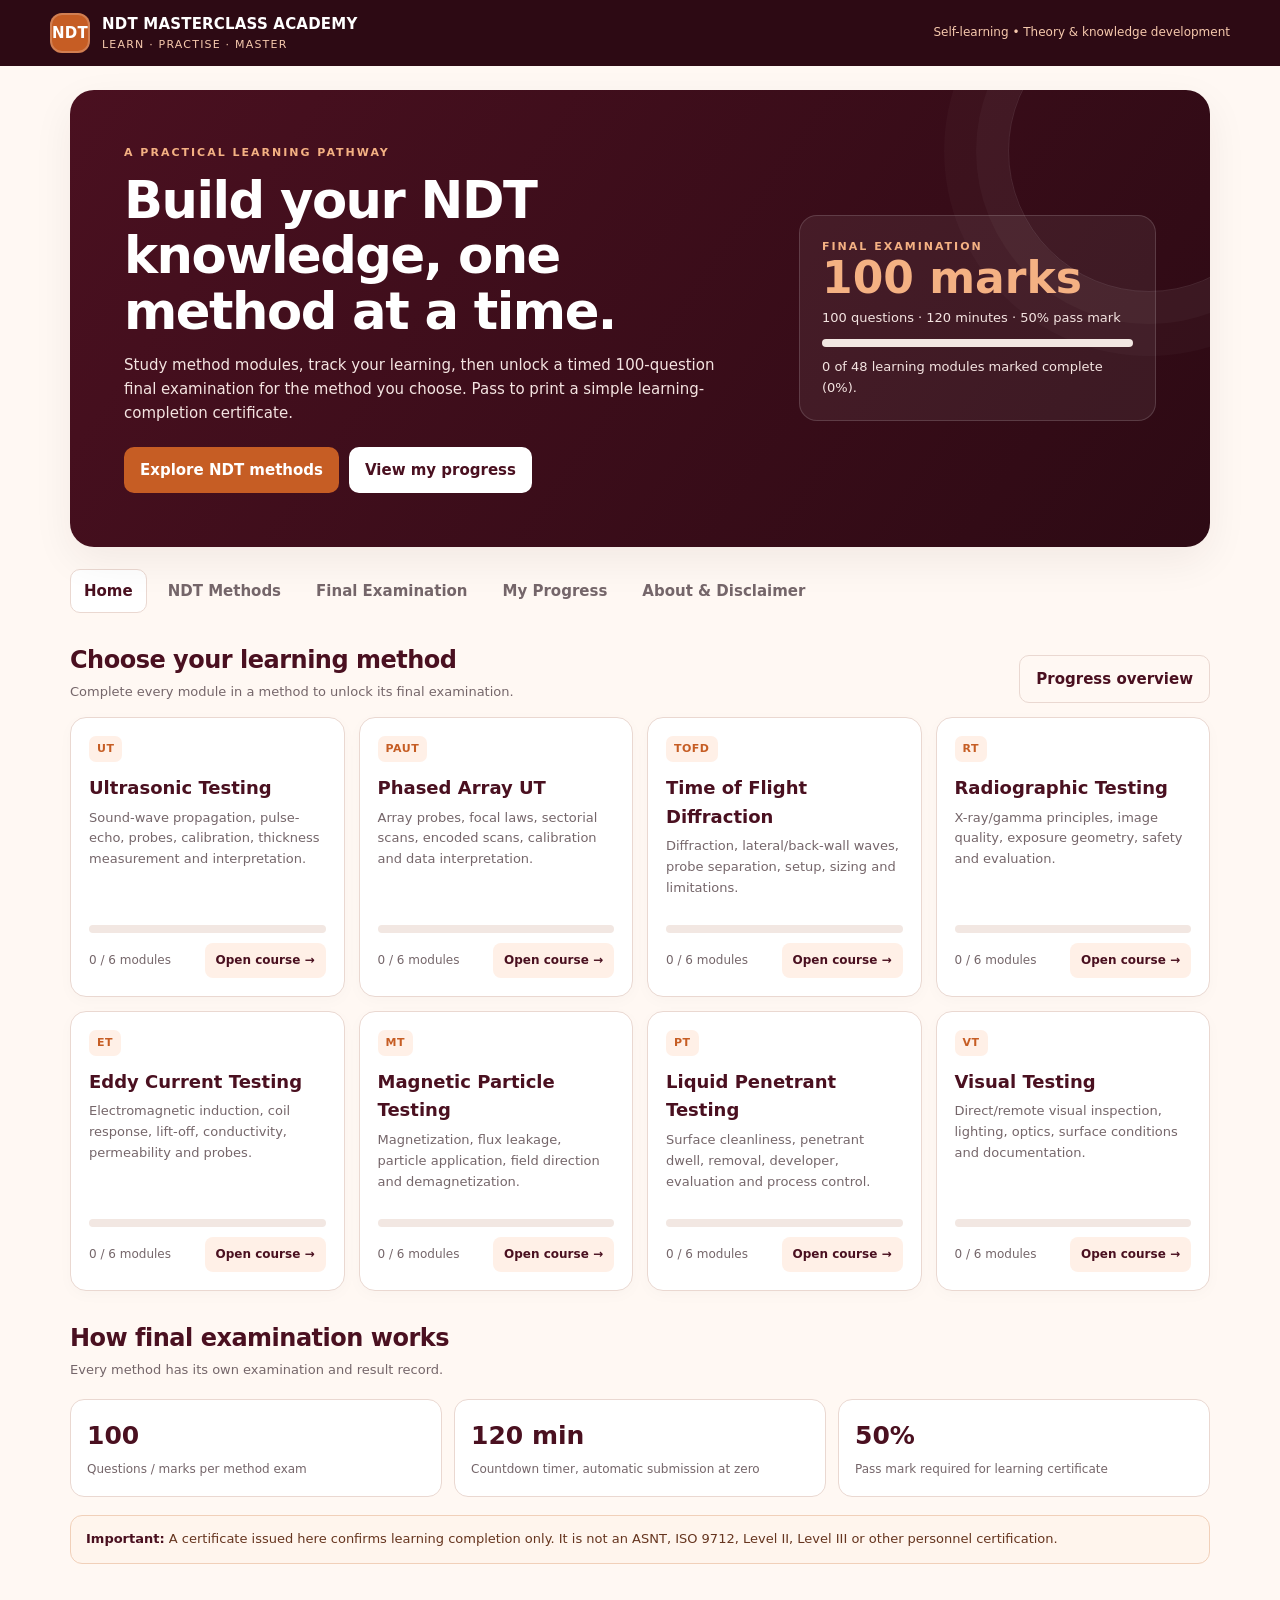
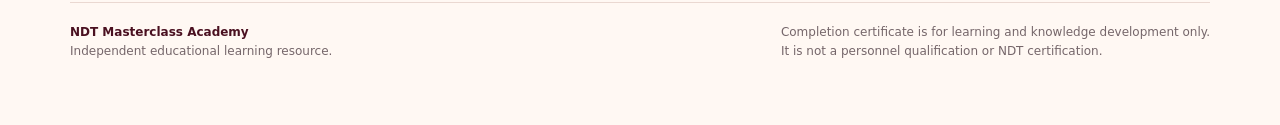
<file: final-academy/index.html>
<!doctype html>
<html lang="en">
<head>
<meta charset="utf-8"><meta name="viewport" content="width=device-width,initial-scale=1">
<meta name="theme-color" content="#2D0A14">
<meta name="description" content="NDT Masterclass Academy — self-paced NDT learning, module practice, method-specific final examinations and learning certificates.">
<title>NDT Masterclass Academy</title>
<style>
:root{--maroon:#4A1020;--deep:#2D0A14;--orange:#C65D24;--soft:#F4B183;--paper:#FFF8F3;--white:#fff;--grey:#F1F1F1;--ink:#2e2022;--muted:#75666a;--line:#ead8d1;--green:#28734d;--red:#a52e38;--shadow:0 14px 40px #2d0a1410}
*{box-sizing:border-box}html{scroll-behavior:smooth}body{margin:0;background:var(--paper);color:var(--ink);font:15px/1.6 Inter,ui-sans-serif,system-ui,-apple-system,BlinkMacSystemFont,"Segoe UI",sans-serif}button,input,select{font:inherit}button{cursor:pointer;border:0}.topbar{background:var(--deep);color:white;padding:12px max(20px,calc((100vw - 1180px)/2));display:flex;align-items:center;justify-content:space-between;gap:16px}.brand{display:flex;align-items:center;gap:12px;font-weight:800;letter-spacing:.2px}.brand-mark{width:40px;height:40px;border-radius:12px;background:var(--orange);display:grid;place-items:center;font-weight:900;color:white;box-shadow:inset 0 0 0 2px #ffffff35}.brand small{display:block;font-size:11px;color:#f6c9ad;font-weight:500;letter-spacing:1.2px;text-transform:uppercase}.topbar .status{font-size:12px;color:#f6c9ad}.wrap{max-width:1180px;margin:auto;padding:24px 20px 64px}.hero{background:linear-gradient(125deg,var(--maroon),var(--deep));color:white;border-radius:24px;padding:clamp(24px,5vw,54px);display:grid;grid-template-columns:1.45fr .8fr;gap:28px;align-items:center;box-shadow:var(--shadow);overflow:hidden;position:relative}.hero:after{content:"";position:absolute;width:280px;height:280px;border:1px solid #ffffff1b;border-radius:50%;right:-80px;top:-80px;box-shadow:0 0 0 32px #ffffff08,0 0 0 64px #ffffff06}.eyebrow{color:var(--soft);text-transform:uppercase;letter-spacing:2px;font-weight:800;font-size:11px}.hero h1{font-size:clamp(32px,4vw,52px);line-height:1.08;letter-spacing:-1.5px;margin:12px 0 14px;max-width:650px}.hero p{color:#f4e4e1;max-width:620px;margin:0 0 22px}.hero-panel{position:relative;z-index:1;background:#ffffff10;border:1px solid #ffffff25;border-radius:18px;padding:22px}.hero-panel .big{font-size:44px;line-height:1;font-weight:900;color:var(--soft)}.hero-panel p{font-size:13px;margin:8px 0 0}.actions{display:flex;flex-wrap:wrap;gap:10px}.btn{padding:11px 16px;border-radius:10px;background:var(--orange);color:white;font-weight:750;transition:.18s transform,.18s opacity}.btn:hover{transform:translateY(-1px);opacity:.95}.btn.secondary{background:white;color:var(--maroon)}.btn.outline{background:transparent;border:1px solid var(--line);color:var(--maroon)}.btn:disabled{opacity:.45;cursor:not-allowed;transform:none}.nav{display:flex;gap:7px;flex-wrap:wrap;margin:22px 0}.nav button{background:transparent;color:var(--muted);border:1px solid transparent;padding:9px 13px;border-radius:10px;font-weight:700}.nav button.active,.nav button:hover{background:white;border-color:var(--line);color:var(--maroon)}.section-head{display:flex;align-items:end;justify-content:space-between;gap:16px;margin:28px 0 14px}.section-head h2{font-size:24px;letter-spacing:-.5px;margin:0;color:var(--maroon)}.section-head p{margin:3px 0 0;color:var(--muted);font-size:13px}.grid{display:grid;grid-template-columns:repeat(4,minmax(0,1fr));gap:14px}.method-card,.panel,.module-card{background:white;border:1px solid var(--line);border-radius:16px;padding:18px;box-shadow:0 4px 16px #2d0a1406}.method-card{display:flex;flex-direction:column;min-height:190px}.method-card .tag{align-self:flex-start;background:#fff0e7;color:var(--orange);border-radius:7px;padding:4px 8px;font-size:11px;font-weight:850;letter-spacing:.5px}.method-card h3{margin:12px 0 5px;color:var(--maroon);font-size:18px}.method-card p{margin:0 0 16px;color:var(--muted);font-size:13px;flex:1}.method-card .card-foot{display:flex;justify-content:space-between;align-items:center;gap:8px;font-size:12px;color:var(--muted)}.mini-btn{background:#fff0e7;color:var(--maroon);font-weight:800;padding:8px 11px;border-radius:8px}.stats{display:grid;grid-template-columns:repeat(3,1fr);gap:12px;margin:18px 0}.stat{background:white;border:1px solid var(--line);border-radius:14px;padding:16px}.stat strong{display:block;font-size:25px;color:var(--maroon)}.stat span{font-size:12px;color:var(--muted)}.notice{border:1px solid #f1d0b9;background:#fff5ed;border-radius:12px;padding:13px 15px;color:#66351f;font-size:13px;margin:14px 0}.notice strong{color:var(--maroon)}.progress-track{height:8px;background:#f2e7e2;border-radius:99px;overflow:hidden;margin:10px 0}.progress-track span{height:100%;display:block;background:var(--orange);border-radius:99px;transition:width .2s}.page-title{display:flex;justify-content:space-between;align-items:flex-start;gap:20px;margin:10px 0 22px}.page-title h2{margin:0;color:var(--maroon);font-size:30px;line-height:1.2}.page-title p{margin:6px 0;color:var(--muted)}.modules{display:grid;grid-template-columns:repeat(2,minmax(0,1fr));gap:13px}.module-card h3{color:var(--maroon);margin:0 0 7px;font-size:17px}.module-card p{margin:0 0 14px;color:var(--muted);font-size:13px}.module-card .module-bottom{display:flex;align-items:center;justify-content:space-between;gap:10px}.module-card .done{color:var(--green);font-weight:800;font-size:12px}.lesson-content{background:white;border:1px solid var(--line);border-radius:18px;padding:clamp(20px,4vw,36px);max-width:900px}.lesson-content h3{color:var(--maroon);margin-top:24px}.lesson-content p,.lesson-content li{max-width:78ch}.lesson-content ul{padding-left:22px}.lesson-callout{background:#fff4ec;border-left:4px solid var(--orange);padding:13px 16px;border-radius:0 10px 10px 0;margin:18px 0}.exam-intro{display:grid;grid-template-columns:1fr 300px;gap:16px}.exam-rules{background:var(--deep);color:white;border-radius:16px;padding:22px}.exam-rules h3{color:var(--soft);margin-top:0}.exam-rules li{margin:8px 0;color:#f3dfdc}.exam-question{background:white;border:1px solid var(--line);border-radius:16px;padding:22px;margin:14px 0}.exam-top{display:flex;justify-content:space-between;align-items:center;gap:12px;flex-wrap:wrap}.timer{background:#fff0e7;color:var(--maroon);padding:9px 13px;border-radius:10px;font-weight:900;font-variant-numeric:tabular-nums}.timer.urgent{background:#ffe5e5;color:var(--red)}.q-progress{font-size:12px;color:var(--muted)}.question-text{font-size:18px;font-weight:800;color:var(--maroon);margin:16px 0}.options{display:grid;gap:9px}.option{display:flex;align-items:flex-start;gap:10px;padding:12px;border:1px solid var(--line);border-radius:11px;cursor:pointer}.option:hover{border-color:var(--orange);background:#fffaf6}.option input{margin-top:5px;accent-color:var(--orange)}.exam-controls{display:flex;justify-content:space-between;gap:10px;flex-wrap:wrap;margin:16px 0}.pill{display:inline-block;border-radius:99px;background:var(--grey);padding:4px 9px;font-size:11px;font-weight:800;color:var(--muted)}.result-score{font-size:48px;line-height:1;font-weight:900;color:var(--maroon)}.pass{color:var(--green)!important}.fail{color:var(--red)!important}.certificate{max-width:850px;margin:22px auto;background:#fff;border:8px solid var(--maroon);outline:2px solid var(--orange);outline-offset:-16px;padding:clamp(25px,5vw,60px);text-align:center;position:relative;color:var(--maroon);box-shadow:var(--shadow)}.certificate:before,.certificate:after{content:"";position:absolute;width:42px;height:42px;border-color:var(--orange);border-style:solid}.certificate:before{top:18px;left:18px;border-width:2px 0 0 2px}.certificate:after{bottom:18px;right:18px;border-width:0 2px 2px 0}.cert-kicker{text-transform:uppercase;letter-spacing:3px;color:var(--orange);font-size:11px;font-weight:900}.certificate h2{font-family:Georgia,serif;font-size:clamp(27px,4vw,42px);margin:10px 0}.cert-name{font-family:Georgia,serif;font-size:clamp(26px,4vw,38px);border-bottom:1px solid #ddc9c1;display:inline-block;padding:0 16px 8px;margin:10px 0}.cert-method{font-size:19px;font-weight:800;margin:12px}.cert-details{display:flex;justify-content:center;gap:36px;flex-wrap:wrap;margin:20px 0}.cert-details strong{display:block;font-size:21px}.cert-disclaimer{max-width:620px;margin:25px auto 0;font-size:12px;color:#65545a;border-top:1px solid #ead8d1;padding-top:16px}.hidden{display:none!important}.empty{padding:28px;text-align:center;color:var(--muted);background:white;border:1px dashed var(--line);border-radius:14px}.field{display:grid;gap:6px;margin:12px 0}.field label{font-size:12px;font-weight:800;color:var(--maroon)}.field input,.field select{padding:12px;border:1px solid var(--line);border-radius:10px;background:white;min-width:0}.footer{margin-top:38px;padding-top:20px;border-top:1px solid var(--line);color:var(--muted);font-size:12px;display:flex;justify-content:space-between;gap:16px;flex-wrap:wrap}.footer strong{color:var(--maroon)}.toast{position:fixed;right:18px;bottom:18px;z-index:20;background:var(--deep);color:white;padding:12px 16px;border-radius:12px;box-shadow:var(--shadow);max-width:min(380px,calc(100vw - 36px))}.review-item{background:white;border:1px solid var(--line);padding:15px;border-radius:12px;margin:10px 0}.review-item h4{margin:0 0 7px;color:var(--maroon)}.correct-text{color:var(--green);font-weight:800}.wrong-text{color:var(--red);font-weight:800}
@media(max-width:950px){.grid{grid-template-columns:repeat(2,minmax(0,1fr))}.hero{grid-template-columns:1fr}.hero-panel{max-width:400px}.exam-intro{grid-template-columns:1fr}.exam-rules{order:-1}}@media(max-width:580px){.wrap{padding:16px 13px 45px}.topbar{padding:10px 14px}.brand{font-size:13px}.brand-mark{width:35px;height:35px}.topbar .status{display:none}.grid,.modules,.stats{grid-template-columns:1fr}.hero{padding:25px 21px;border-radius:17px}.hero h1{font-size:34px}.section-head{align-items:flex-start;flex-direction:column}.page-title{flex-direction:column}.page-title h2{font-size:25px}.method-card{min-height:160px}.exam-question{padding:16px}.certificate{border-width:6px;outline-offset:-12px}.cert-details{gap:20px}}
@media print{body{background:white}.topbar,.nav,.hero,.footer,.no-print,#app>section:not(#certificate-view){display:none!important}.wrap{max-width:none;padding:0}.certificate{display:block!important;box-shadow:none;margin:10mm auto;break-inside:avoid}.certificate *{print-color-adjust:exact;-webkit-print-color-adjust:exact}#certificate-view{display:block!important}.cert-actions{display:none!important}}
</style>
</head>
<body>
<header class="topbar"><div class="brand"><div class="brand-mark">NDT</div><div>NDT MASTERCLASS ACADEMY<small>Learn · Practise · Master</small></div></div><div class="status">Self-learning • Theory & knowledge development</div></header>
<main class="wrap" id="app">
<section class="hero"><div><div class="eyebrow">A practical learning pathway</div><h1>Build your NDT knowledge, one method at a time.</h1><p>Study method modules, track your learning, then unlock a timed 100-question final examination for the method you choose. Pass to print a simple learning-completion certificate.</p><div class="actions"><button class="btn" data-view="methods">Explore NDT methods</button><button class="btn secondary" data-view="progress">View my progress</button></div></div><div class="hero-panel"><div class="eyebrow">Final examination</div><div class="big">100 marks</div><p>100 questions · 120 minutes · 50% pass mark</p><div class="progress-track"><span id="hero-progress" style="width:0%"></span></div><p id="hero-progress-label">Start a method to begin your learning journey.</p></div></section>
<nav class="nav" aria-label="Main navigation"><button class="active" data-view="home">Home</button><button data-view="methods">NDT Methods</button><button data-view="exam">Final Examination</button><button data-view="progress">My Progress</button><button data-view="about">About & Disclaimer</button></nav>
<section id="view-home"></section><section id="view-methods" class="hidden"></section><section id="view-course" class="hidden"></section><section id="view-lesson" class="hidden"></section><section id="view-exam" class="hidden"></section><section id="view-results" class="hidden"></section><section id="view-certificate" class="hidden"></section><section id="view-progress" class="hidden"></section><section id="view-about" class="hidden"></section>
<footer class="footer"><div><strong>NDT Masterclass Academy</strong><br>Independent educational learning resource.</div><div>Completion certificate is for learning and knowledge development only.<br>It is not a personnel qualification or NDT certification.</div></footer>
</main><div id="toast" class="toast hidden" role="status"></div>
<script>
(function(){
'use strict';
const METHODS=[
{id:'UT',name:'Ultrasonic Testing',full:'Conventional Ultrasonic Testing',desc:'Sound-wave propagation, pulse-echo, probes, calibration, thickness measurement and interpretation.',modules:[
['UT fundamentals','Understand sound waves, frequency, wavelength, velocity, impedance and beam behaviour.','Ultrasound is mechanical vibration above the audible range. In solids, longitudinal waves and shear waves are used in common UT applications. Wavelength equals wave velocity divided by frequency. Higher frequency generally improves resolution but often reduces penetration in attenuating materials. Acoustic impedance is density multiplied by wave velocity; impedance mismatch influences reflection at an interface.'],
['Equipment and probes','Identify instrument controls, transducers, cables, couplant and probe characteristics.','A piezoelectric element converts electrical energy to mechanical vibration and returning vibration to an electrical signal. Probe selection considers frequency, element size, bandwidth, damping, near field and required resolution. Couplant displaces air between probe and test surface because air strongly impedes ultrasound transmission.'],
['Calibration and sensitivity','Set range, zero, sensitivity and reference levels using suitable reference blocks.','Calibration establishes a reliable relationship between instrument indications and known distances or reflectors. Range and zero should be checked with suitable known reflectors. Sensitivity is adjusted to a defined reference response; transfer correction may be required when reference and test surfaces or materials differ. Record the block, settings, probe, couplant and acceptance basis.'],
['A-scan interpretation','Read time base, back-wall echoes, defect echoes, noise and signal amplitude.','An A-scan plots echo amplitude against sound travel time or calibrated distance. Echo position helps estimate reflector depth; amplitude alone does not uniquely identify flaw size or type. Multiple echoes can result from repeated reflections. Evaluate signal shape, position, repeatability, geometry and scanning response together.'],
['Sizing and evaluation','Review DAC/TCG concepts, dB changes, attenuation and practical sizing limitations.','DAC compares indication amplitudes with a distance-amplitude curve; TCG applies time-dependent gain to compensate for sound-path loss. Decibel change for amplitude ratio is 20 log10(A2/A1). Attenuation, beam spread, surface condition and geometry affect responses. Apply the governing written procedure and acceptance criteria rather than treating amplitude as a universal flaw-size measure.'],
['Applications and reporting','Apply UT principles to welds, forgings, corrosion and composite inspections.','Conventional UT is used for thickness measurement and internal discontinuity evaluation. Geometry can create non-relevant indications, and unfavourable orientation can make a planar flaw difficult to detect. A report should identify component, area, procedure, equipment, calibration, scan coverage, indications, evaluation criteria and limitations.']
]},
{id:'PAUT',name:'Phased Array UT',full:'Phased Array Ultrasonic Testing',desc:'Array probes, focal laws, sectorial scans, encoded scans, calibration and data interpretation.',modules:[
['PAUT principles','Understand array elements, delays, beam steering and focusing.','A phased-array probe contains multiple elements activated with controlled timing. Focal laws define element delays to steer and focus the beam. Sectorial scans vary the refracted angle; linear scans move a beam or aperture along the array. Beam formation depends on probe design, wedge, material velocity and focal-law setup.'],
['Probe, wedge and focal laws','Select suitable array geometry and configure probe, wedge, velocity and angles.','A valid setup requires correct probe and wedge identification, element count and pitch, wedge delay, material velocity and refracted-angle range. Incorrect component definitions can shift indications or distort coverage. Confirm the active aperture and focal-law sequence against the approved scan plan.'],
['Calibration and verification','Review sensitivity, range, wedge delay, encoder and reference reflector checks.','Calibration uses reference reflectors and geometry suited to the inspection objective. Verify wedge delay, sound velocity, sensitivity, angle coverage and encoder response as applicable. Check calibration before and after scanning per procedure and investigate drift rather than simply adjusting away unexplained changes.'],
['Scanning and coverage','Understand raster/encoded scanning, scan plans and volume coverage.','A scan plan should demonstrate that the required volume is covered at the chosen angles and probe positions. Encoders associate data with position. Coupling, probe index, skew, scan speed and surface condition affect data quality. Unscanned areas and limitations must be documented.'],
['Data interpretation','Interpret sectorial and linear displays with geometry and indication context.','PAUT data may include sectorial, linear and end views. Indication evaluation should consider location, continuity, response across angles, geometry and procedure requirements. Display brightness or a single amplitude is not a standalone defect classification.'],
['Procedure and reporting','Apply qualification, essential variables and reporting discipline.','PAUT is procedure-driven. Report the equipment and software setup, probe/wedge, focal laws, calibration, scan coverage, data files, relevant indications and evaluation basis. Personnel qualification and acceptance requirements come from the applicable contract, code or standard.']
]},
{id:'TOFD',name:'Time of Flight Diffraction',full:'Time of Flight Diffraction',desc:'Diffraction, lateral/back-wall waves, probe separation, setup, sizing and limitations.',modules:[
['TOFD fundamentals','Understand diffraction at flaw tips and time-of-flight measurement.','TOFD commonly uses a transmitter and receiver pair. Diffracted signals from discontinuity tips can support through-wall sizing. The lateral wave travels near the surface and the back-wall signal travels along the far surface. Interpretation depends on correct time base, geometry and signal identification.'],
['Probe setup and PCS','Review probe centre spacing, angle, frequency and scan plan.','Probe centre spacing (PCS) and probe angle determine sound field coverage and signal arrival times. Setup should suit thickness and expected flaw region. Incorrect PCS or velocity can bias depth calculations. Verify the arrangement on a representative calibration block and record the configuration.'],
['Calibration and checks','Establish time base, velocity, lateral wave and back-wall reference.','Check material velocity, time base, lateral-wave position and back-wall response with known geometry. Validate probe alignment and scan direction. Calibration reflectors and setup tolerances should follow the governing procedure; repeat checks after setup changes or as required.'],
['Image interpretation','Identify lateral wave, tip-diffraction signals, back-wall and geometry echoes.','TOFD is commonly displayed as a greyscale B-scan. Diffraction signals may appear as hyperbolic patterns because the probe pair moves past a point reflector. Geometry, dead zones and signal overlap can complicate interpretation. Use the procedure and complementary techniques when required.'],
['Sizing and limitations','Review tip-to-tip sizing, dead zones, near-surface limitations and verification.','Flaw height may be estimated from the time difference between signals attributed to upper and lower tips, using the applicable geometry and velocity model. Near-surface and back-wall dead zones can limit detection. Sizing uncertainty, orientation and signal identification must be considered.'],
['Reporting','Document scan plan, setup, data quality, findings and limitations.','A useful TOFD report records probe details, PCS, scan positions, calibration, coverage, image/data references, relevant indications, sizing method and limitations. Acceptance is determined by the applicable specification, not by the technique alone.']
]},
{id:'RT',name:'Radiographic Testing',full:'Radiographic Testing',desc:'X-ray/gamma principles, image quality, exposure geometry, safety and evaluation.',modules:[
['Radiation principles','Understand X-ray/gamma radiation, attenuation and image formation.','Radiography forms an image from differential attenuation of penetrating radiation. Thickness, density, composition, beam energy and geometry influence transmitted intensity. A radiograph is a projection image; superposition can hide or overlap features. Radiation protection and controlled areas are essential.'],
['Sources and equipment','Review X-ray tubes, gamma sources, detectors, film and digital systems.','X-ray equipment generates radiation electrically; gamma radiography uses radioactive sources. Imaging may use film, computed radiography plates or digital detector arrays. Selection depends on material, thickness, access, required image quality and governing requirements.'],
['Exposure geometry','Understand source-to-object and object-to-detector distances, unsharpness and scatter.','Geometric unsharpness increases with source size and object-to-detector distance, and decreases with source-to-object distance. Correct positioning improves sensitivity to the relevant discontinuity orientation. Scatter radiation reduces contrast and may be controlled using suitable collimation and shielding.'],
['Image quality','Use IQIs, density/contrast concepts and image-quality checks.','Image quality indicators (IQIs) help demonstrate radiographic sensitivity under specified conditions; they do not prove that every flaw is detectable. Correct IQI type, placement, image density or digital signal range, contrast and geometric setup are required by the procedure.'],
['Interpretation','Review common weld indications and projection-related limitations.','Interpretation considers shape, location, orientation, density and context. Porosity may appear as rounded indications; elongated inclusions or lack of fusion may be linear depending on projection. A flaw aligned unfavourably to the beam may be difficult to reveal. Apply acceptance criteria exactly as specified.'],
['Radiation safety and reports','Understand time, distance, shielding, monitoring and documentation.','Radiation protection relies on minimizing time, maximizing distance and using appropriate shielding, together with surveys, dosimetry, barriers, warning systems and legal controls. Only authorized trained personnel should operate sources. Records should identify technique, source, exposure, image quality, coverage and evaluation.']
]},
{id:'ET',name:'Eddy Current Testing',full:'Eddy Current Testing',desc:'Electromagnetic induction, coil response, lift-off, conductivity, permeability and probes.',modules:[
['Electromagnetic principles','Understand induction, eddy currents, impedance and skin effect.','Alternating current in a coil creates a changing magnetic field that induces circulating currents in conductive material. These currents create a secondary field that changes probe-coil impedance. Penetration decreases as frequency, conductivity or magnetic permeability increases.'],
['Equipment and probes','Review absolute, differential, reflection and array probe configurations.','Probe configuration affects sensitivity to local changes, gradual variations and geometry. Absolute probes respond to both local and gradual changes; differential arrangements emphasize differences between nearby regions. Choose frequency and probe style for material, thickness and target discontinuity.'],
['Calibration and standards','Use reference notches and representative material to set sensitivity.','Reference standards should represent the material and discontinuities required by the procedure. Check frequency, phase, gain, balance and probe condition. A calibration response is meaningful only when material properties, geometry and lift-off are controlled.'],
['Signal variables','Distinguish defect response from lift-off, edges, conductivity and permeability.','Eddy-current signals can be affected by lift-off, edges, thickness, conductivity, permeability, temperature and probe tilt. Phase and amplitude patterns help separate variables but do not remove the need for calibration and operator judgement.'],
['Applications','Apply ET to surface cracks, tubing, conductivity and coating thickness.','ET can detect surface and near-surface discontinuities in conductive materials and can be used for tubing inspection, conductivity sorting and certain coating measurements. Ferromagnetic materials may require special probes or magnetization control. It cannot inspect electrically nonconductive materials by conventional ET.'],
['Evaluation and reporting','Record calibration, scan coverage, signal evaluation and limitations.','Reports should include instrument and probe, frequency, reference standard, calibration response, scan coverage, relevant signals and evaluation basis. Surface condition, geometry and material variations can limit sensitivity. Follow the applicable procedure and acceptance criteria.']
]},
{id:'MT',name:'Magnetic Particle Testing',full:'Magnetic Particle Testing',desc:'Magnetization, flux leakage, particle application, field direction and demagnetization.',modules:[
['MT fundamentals','Understand ferromagnetism, magnetic flux and leakage fields.','Magnetic particle testing is used on ferromagnetic materials. A discontinuity that interrupts magnetic flux can create a leakage field that attracts magnetic particles. Detection is strongest when the discontinuity is approximately transverse to the magnetic field.'],
['Magnetization methods','Compare yokes, prods, coils, central conductors and bench equipment.','Different magnetization methods create different field directions and coverage. One field direction may not reveal all crack orientations, so multiple directions or suitable multidirectional techniques may be needed. Select a method that meets the procedure and component geometry.'],
['Particles and application','Understand visible/fluorescent particles, wet/dry methods and lighting.','Particles may be visible-colour or fluorescent and applied wet or dry. Background contrast, concentration, contamination, lighting and surface condition affect indications. Fluorescent inspection requires appropriate UV-A conditions and control of visible ambient light according to the applicable requirements.'],
['Field adequacy and checks','Review field indicators, current selection and coverage checks.','Field strength and direction must be adequate for the target discontinuities without causing excessive background. Field indicators can help demonstrate direction and relative adequacy but must be used correctly. Current type and waveform influence detection capability and depth sensitivity.'],
['Indications and demagnetization','Differentiate relevant/non-relevant indications and control residual magnetism.','Geometry changes, threads, edges and permeability variations can produce non-relevant particle accumulations. Evaluate indication shape, location and repeatability. Demagnetization may be needed where residual magnetism could affect service or later processing.'],
['Process control and reports','Review cleaning, bath checks, safety and written reporting.','Clean the component before and after inspection as required. Verify particle condition, concentration, equipment output, lighting and field adequacy. Document method, areas inspected, magnetization directions, indications and evaluation criteria.']
]},
{id:'PT',name:'Liquid Penetrant Testing',full:'Liquid Penetrant Testing (LPT/PT)',desc:'Surface cleanliness, penetrant dwell, removal, developer, evaluation and process control.',modules:[
['PT principles','Understand capillary action and why PT reveals surface-breaking discontinuities.','Liquid penetrant enters open-to-surface discontinuities by capillary action. PT does not reveal defects sealed beneath the surface. The process depends on surface cleanliness, penetrant properties, dwell time and correct removal without extracting penetrant from flaws.'],
['Materials and sensitivity','Review visible/fluorescent, water-washable, post-emulsifiable and solvent-removable systems.','Penetrant systems have different removal methods and sensitivity levels. Use compatible products from a qualified system and follow manufacturer instructions and the written procedure. Do not mix incompatible penetrant, remover and developer systems.'],
['Surface preparation and dwell','Understand cleaning, drying and penetrant application.','Contaminants can block openings or create background. The surface must be clean and suitably dry before application. Penetrant dwell time allows entry into surface discontinuities and depends on the procedure, material, temperature and product requirements.'],
['Removal and development','Apply excess penetrant removal and developer correctly.','Excess penetrant must be removed from the surface while retaining penetrant in discontinuities. Over-washing can reduce sensitivity; under-washing creates background. Developer helps draw penetrant out to form an indication. Observe the specified development time.'],
['Evaluation','Interpret linear/rounded indications and manage background.','Indication appearance depends on flaw geometry and penetrant behaviour, but appearance alone does not determine acceptance. Evaluate relevant indications against the applicable criteria. Fluorescent and visible systems require appropriate viewing conditions and lighting checks.'],
['Process control and reports','Record materials, timing, conditions, indications and cleanup.','Control product batch, surface and material temperature, dwell and development times, lighting, cleaning and viewing conditions. Report the inspected area, system, process parameters, relevant indications, evaluation basis and limitations.']
]},
{id:'VT',name:'Visual Testing',full:'Visual Testing',desc:'Direct/remote visual inspection, lighting, optics, surface conditions and documentation.',modules:[
['VT fundamentals','Understand direct and remote visual examination and inspection objectives.','Visual testing is often the first NDT method. It may be direct or remote using mirrors, borescopes, cameras or other optical aids. Detection depends on access, viewing angle, resolution, surface condition, lighting and the inspector’s vision and training.'],
['Lighting and optics','Review illumination, contrast, magnification, field of view and depth of field.','Lighting must reveal the features of interest without glare or distracting reflections. Magnification can improve detail but reduces field of view and depth of field. Optical systems should be checked for focus, image quality and suitability for the required access.'],
['Tools and access','Select gauges, mirrors, borescopes, cameras and dimensional tools.','Use suitable, calibrated or verified tools where measurement accuracy is required. Remote systems need controlled insertion, orientation and image records. Access limitations and hidden surfaces must be identified in the inspection plan.'],
['Surface and weld examination','Review weld profile, undercut, corrosion, deformation and visible discontinuities.','Visual examination can identify surface conditions such as corrosion, cracks visible at the surface, undercut, overlap, misalignment and dimensional issues. Surface appearance cannot establish the absence of internal flaws. Acceptance depends on applicable criteria and examination stage.'],
['Measurement and acceptance','Use gauges and reference criteria without exceeding tool capability.','Measure dimensions using an appropriate tool and method. Account for calibration, resolution, access and uncertainty. Do not infer a precise dimension from an image unless the method supports it. Compare results with the applicable drawing, code or specification.'],
['Reporting and traceability','Document location, condition, findings, images and limitations.','A clear VT report includes component identity, examination extent, tools, lighting or access limitations, observations, measurements, image references and evaluation criteria. Record both relevant findings and areas that could not be adequately examined.']
]}
];
const state={view:'home',method:'UT',module:0,lesson:null,exam:null,result:null,toastTimer:null};
const KEY='ndt-academy-final-v1';
function load(){try{return JSON.parse(localStorage.getItem(KEY))||{name:'',completed:{},results:{},certificates:{}}}catch(e){return{name:'',completed:{},results:{},certificates:{}}}}
let data=load();
function save(){localStorage.setItem(KEY,JSON.stringify(data));}
function esc(s){return String(s??'').replace(/[&<>"']/g,c=>({'&':'&amp;','<':'&lt;','>':'&gt;','"':'&quot;',"'":'&#39;'}[c]));}
function getMethod(id){return METHODS.find(m=>m.id===id)||METHODS[0]}
function doneCount(id){return (data.completed[id]||[]).length}
function isDone(id,i){return (data.completed[id]||[]).includes(i)}
function allDone(id){return doneCount(id)>=getMethod(id).modules.length}
function showToast(msg){const el=document.getElementById('toast');el.textContent=msg;el.classList.remove('hidden');clearTimeout(state.toastTimer);state.toastTimer=setTimeout(()=>el.classList.add('hidden'),3000)}
function setView(v){state.view=v;if(v!=='lesson'&&v!=='course')state.lesson=null;document.querySelectorAll('[id^="view-"]').forEach(el=>el.classList.add('hidden'));const target=document.getElementById('view-'+v);if(target)target.classList.remove('hidden');document.querySelectorAll('.nav [data-view]').forEach(b=>b.classList.toggle('active',b.dataset.view===v||((v==='course'||v==='lesson')&&b.dataset.view==='methods')||((v==='results'||v==='certificate')&&b.dataset.view==='exam')));render();window.scrollTo({top:0,behavior:'smooth'})}
function render(){renderHome();renderMethods();renderCourse();renderLesson();if(state.exam){renderExam()}else{renderExamIntro()}renderResults();renderCertificate();renderProgress();renderAbout();const total=METHODS.reduce((s,m)=>s+doneCount(m.id),0),max=METHODS.reduce((s,m)=>s+m.modules.length,0),pct=Math.round(total/max*100);document.getElementById('hero-progress').style.width=pct+'%';document.getElementById('hero-progress-label').textContent=total+' of '+max+' learning modules marked complete ('+pct+'%).'}
function renderHome(){const el=document.getElementById('view-home');el.innerHTML='<div class="section-head"><div><h2>Choose your learning method</h2><p>Complete every module in a method to unlock its final examination.</p></div><button class="btn outline" data-view="progress">Progress overview</button></div><div class="grid">'+METHODS.map(m=>'<article class="method-card"><span class="tag">'+m.id+'</span><h3>'+m.name+'</h3><p>'+m.desc+'</p><div class="progress-track"><span style="width:'+Math.round(doneCount(m.id)/m.modules.length*100)+'%"></span></div><div class="card-foot"><span>'+doneCount(m.id)+' / '+m.modules.length+' modules</span><button class="mini-btn" data-method="'+m.id+'">Open course →</button></div></article>').join('')+'</div><div class="section-head"><div><h2>How final examination works</h2><p>Every method has its own examination and result record.</p></div></div><div class="stats"><div class="stat"><strong>100</strong><span>Questions / marks per method exam</span></div><div class="stat"><strong>120 min</strong><span>Countdown timer, automatic submission at zero</span></div><div class="stat"><strong>50%</strong><span>Pass mark required for learning certificate</span></div></div><div class="notice"><strong>Important:</strong> A certificate issued here confirms learning completion only. It is not an ASNT, ISO 9712, Level II, Level III or other personnel certification.</div>'}
function renderMethods(){document.getElementById('view-methods').innerHTML='<div class="page-title"><div><h2>NDT learning methods</h2><p>Choose a method, study all six modules, and then take that method’s final examination.</p></div></div><div class="grid">'+METHODS.map(m=>'<article class="method-card"><span class="tag">'+m.id+'</span><h3>'+m.name+'</h3><p>'+m.desc+'</p><div class="progress-track"><span style="width:'+Math.round(doneCount(m.id)/m.modules.length*100)+'%"></span></div><div class="card-foot"><span>'+doneCount(m.id)+' / '+m.modules.length+' complete</span><button class="mini-btn" data-method="'+m.id+'">Study method →</button></div></article>').join('')+'</div>'}
function renderCourse(){const el=document.getElementById('view-course');if(state.view!=='course')return;const m=getMethod(state.method);el.innerHTML='<div class="page-title"><div><span class="pill">'+m.id+' LEARNING PATH</span><h2>'+m.name+'</h2><p>'+m.desc+'</p></div><button class="btn outline" data-view="methods">← All methods</button></div><div class="panel"><div style="display:flex;justify-content:space-between;gap:12px;flex-wrap:wrap"><strong>Module progress</strong><strong>'+doneCount(m.id)+' / '+m.modules.length+'</strong></div><div class="progress-track"><span style="width:'+Math.round(doneCount(m.id)/m.modules.length*100)+'%"></span></div><p style="color:var(--muted);font-size:13px">Open each module and use “Mark module complete” after studying the content. The examination unlocks only when all modules are complete.</p></div><div class="modules" style="margin-top:14px">'+m.modules.map((mod,i)=>'<article class="module-card"><span class="pill">MODULE '+String(i+1).padStart(2,'0')+'</span><h3 style="margin-top:10px">'+mod[0]+'</h3><p>'+mod[1]+'</p><div class="module-bottom">'+(isDone(m.id,i)?'<span class="done">✓ Completed</span>':'<span class="pill">Not completed</span>')+'<button class="mini-btn" data-lesson="'+i+'">'+(isDone(m.id,i)?'Review module':'Start module →')+'</button></div></article>').join('')+'</div><div class="panel" style="margin-top:16px"><h3 style="margin-top:0;color:var(--maroon)">Method final examination</h3><p style="color:var(--muted)">100 questions · 120 minutes · 100 marks · 50% pass mark</p>'+(allDone(m.id)?'<p class="correct-text">All modules complete — this examination is unlocked.</p><button class="btn" data-start-exam="'+m.id+'">Start '+m.id+' final examination</button>':'<p>Complete '+(m.modules.length-doneCount(m.id))+' remaining module(s) to unlock this examination.</p><button class="btn" disabled>Exam locked until all modules are complete</button>')+'</div>'}
function renderLesson(){const el=document.getElementById('view-lesson');if(state.view!=='lesson'||state.lesson===null)return;const m=getMethod(state.method),i=state.lesson,mod=m.modules[i];el.innerHTML='<div class="page-title"><div><span class="pill">'+m.id+' · MODULE '+(i+1)+' OF '+m.modules.length+'</span><h2>'+esc(mod[0])+'</h2><p>'+esc(mod[1])+'</p></div><button class="btn outline" data-view="course">← Course modules</button></div><article class="lesson-content"><div class="eyebrow">Learning notes</div><h2 style="color:var(--maroon);margin-top:8px">'+esc(mod[0])+'</h2><p>'+esc(mod[2])+'</p><div class="lesson-callout"><strong>Study check:</strong> Before marking this module complete, explain the key principle in your own words and identify one practical limitation or source of error.</div><h3>Key learning points</h3><ul><li>Understand the principle and the physical factors that affect inspection response.</li><li>Use the approved written procedure, equipment checks and suitable reference standards.</li><li>Record coverage, settings, findings and limitations; do not invent acceptance criteria.</li></ul><h3>Knowledge check</h3><p>'+esc(mod[1])+' What would you verify before applying this technique to a real component? Think about calibration, coverage, material, equipment and the applicable procedure.</p><div class="actions" style="margin-top:22px"><button class="btn" data-complete="'+i+'">'+(isDone(m.id,i)?'✓ Module already completed':'Mark module complete')+'</button><button class="btn outline" data-next-module="'+i+'">'+(i<m.modules.length-1?'Next module →':'Back to course overview')+'</button></div><p style="font-size:12px;color:var(--muted);margin-top:14px">Learning note: This academy supports theory learning. Practical competence requires suitable training, supervised experience, employer procedures and applicable qualification requirements.</p></article>'}
function renderExamIntro(){const el=document.getElementById('view-exam');if(state.view!=='exam'||state.exam)return;el.innerHTML='<div class="page-title"><div><h2>Final examination</h2><p>Select one NDT method. Each method has a separate 100-question examination.</p></div></div><div class="notice"><strong>Exam access rule:</strong> You must mark every learning module complete for the selected method before starting its examination. Exams are not available as a shortcut around the course.</div><div class="grid">'+METHODS.map(m=>'<article class="method-card"><span class="tag">'+m.id+'</span><h3>'+m.name+'</h3><p>'+doneCount(m.id)+' of '+m.modules.length+' modules completed.</p><div class="card-foot"><span>'+(allDone(m.id)?'<span class="correct-text">Unlocked</span>':'Locked')+'</span><button class="mini-btn" '+(allDone(m.id)?'data-start-exam="'+m.id+'"':'data-method="'+m.id+'"')+'>'+(allDone(m.id)?'Start exam →':'Continue learning →')+'</button></div></article>').join('')+'</div><div class="exam-intro" style="margin-top:18px"><div class="panel"><h3 style="color:var(--maroon);margin-top:0">Exam format</h3><p><strong>100 questions · 100 marks · 120 minutes</strong></p><p>Each question is worth one mark. Select one best answer per question. You can move between questions and review unanswered items before submitting.</p><p>A score of <strong>50/100 or higher</strong> is a pass. On passing, a printable educational completion certificate is made available for that method.</p></div><aside class="exam-rules"><h3>Before you start</h3><ul><li>Use a stable device and allow enough uninterrupted time.</li><li>The countdown begins when you start the exam.</li><li>Finish & Submit ends the attempt and calculates your score.</li><li>At 00:00 the attempt is automatically submitted.</li><li>Do not refresh or close the page during an exam.</li></ul></aside></div>'}
const concepts={
UT:[['A conventional A-scan primarily displays what?',['Echo amplitude against time or sound path','A top-view photograph','Only probe temperature','A chemical composition curve'],0],['Which relation links wavelength, velocity and frequency?',['Wavelength = frequency × density','Wavelength = velocity ÷ frequency','Wavelength = impedance × gain','Wavelength = time × amplitude'],1],['Why is couplant used in contact UT?',['To increase material hardness','To remove air at the interface and transmit sound','To magnetize the part','To create a radiographic image'],1],['A 6 dB increase in amplitude gain ideally corresponds to approximately what amplitude ratio?',['1.25:1','2:1','4:1','10:1'],1],['What is the main purpose of a reference block?',['To replace all procedure requirements','To provide known reflectors for checks and calibration','To eliminate every source of noise','To certify the operator'],1],['What does DAC help compare?',['Indication response with a distance-dependent reference curve','Only surface colour','Electrical conductivity only','Radiation dose'],0],['Which can reduce UT detectability?',['Favourable reflector orientation always','Attenuation and an unfavourable flaw orientation','Correct calibration','Adequate couplant'],1],['A back-wall echo is commonly associated with what?',['Reflection from the far boundary','A chemical reaction','The instrument battery','Only a surface crack'],0],['What does acoustic impedance depend on?',['Density and wave velocity','Probe colour and cable length','Only frequency','Only surface roughness'],0],['Why verify calibration after inspection when required?',['To prove all flaws were accepted','To check whether settings or system response drifted','To remove the need for records','To change acceptance criteria'],1]],
PAUT:[['What defines the timing applied to array elements?',['Focal law','Radiation chart','Particle bath','Developer time'],0],['A sectorial scan varies which parameter?',['Refracted beam angle','Penetrant dwell only','Radiation source activity','Magnetic particle colour'],0],['Why verify wedge delay?',['It affects sound-path/depth positioning','It changes material chemistry','It replaces probe identification','It measures radiation dose'],0],['What does an encoder associate with PAUT data?',['Position along the scan','Only ambient temperature','Operator age','Radiographic density'],0],['Why is a scan plan important?',['To demonstrate required volume coverage','To guarantee every flaw is acceptable','To replace calibration','To set a universal acceptance level'],0],['Which factor can distort PAUT location?',['Incorrect velocity or wedge setup','Correct reference checks','Stable coupling','Verified encoder scale'],0],['What should be assessed when interpreting a PAUT indication?',['Location, continuity, angle response and geometry','Colour alone','Only the highest screen pixel','Only scan speed'],0],['What is an array probe made of?',['Multiple individually controlled elements','A single radiation source only','Liquid developer','Magnetic yoke poles only'],0],['Why check coupling and probe index?',['They affect data quality and coverage','They determine the operator certificate','They eliminate all geometry echoes','They replace procedure controls'],0],['What should a PAUT report preserve?',['Setup, calibration, coverage, indications and evaluation basis','Only a screenshot with no settings','Only the final pass/fail word','No data files'],0]],
TOFD:[['TOFD sizing commonly relies on signals diffracted from what?',['Discontinuity tips','Only painted surfaces','Radioactive decay','Magnetic poles'],0],['What is PCS in TOFD?',['Probe centre spacing','Penetrant cleaning solution','Pulse current sensitivity','Particle concentration standard'],0],['The lateral wave travels primarily along which path?',['Near the inspected surface between probes','Through the instrument housing','Only along a crack tip','Through the air behind the operator'],0],['Why can TOFD have near-surface dead zones?',['Signal overlap and limited separation of responses','Because it uses no ultrasound','Because the back-wall is absent in every part','Because it uses magnetic fields'],0],['What can a moving point reflector produce on a TOFD B-scan?',['A hyperbolic pattern','A chemical stain','A constant temperature line only','A radiographic IQI'],0],['Which setup parameter influences TOFD travel times and coverage?',['Probe centre spacing and angle','Developer colour only','Particle bath concentration','Radiation warning light colour'],0],['Why verify material velocity?',['It is used to relate time of flight to distance','It removes all sizing uncertainty','It identifies operator level','It changes flaw orientation'],0],['A TOFD report should include what?',['Probe setup, PCS, calibration, coverage and limitations','Only a certificate image','Only the operator name','No record of calibration'],0],['What can complicate TOFD interpretation?',['Geometry echoes and signal overlap','A correctly recorded scan position','A verified time base','A documented probe angle'],0],['How should acceptance be decided?',['Using the applicable procedure and criteria','Using amplitude alone in all cases','By choosing a universal limit','By ignoring the governing code'],0]],
RT:[['Radiography forms an image primarily through differences in what?',['Radiation attenuation through the object','Acoustic impedance only','Magnetic leakage only','Penetrant dwell time'],0],['What does an IQI help demonstrate?',['Radiographic image quality/sensitivity under stated conditions','Operator medical fitness','That every possible flaw is absent','Only exposure time'],0],['How can geometric unsharpness be reduced?',['Use a smaller source size and suitable geometry','Increase object-to-detector distance','Increase source size','Remove all image-quality checks'],0],['Which is a key radiation-protection principle?',['Time, distance and shielding','Gain, range and couplant','Dwell, removal and development','Lift-off, phase and frequency'],0],['Why can flaw orientation matter in RT?',['A projection may obscure or superimpose the flaw','Radiography sees all orientations equally','It changes the radioactive isotope','It removes scatter automatically'],0],['Which is a common source type for industrial radiography?',['X-ray tube or gamma-emitting source','Piezoelectric contact probe only','Magnetic yoke only','Liquid penetrant only'],0],['What does scatter generally do to image contrast?',['Can reduce contrast','Always increases flaw size accuracy','Eliminates geometric unsharpness','Has no possible effect'],0],['Why is a controlled area needed?',['To protect people from ionizing radiation exposure','To increase ultrasonic wavelength','To improve penetrant dwell','To magnetize the component'],0],['What does radiographic density/brightness depend on?',['Exposure, attenuation and detector/processing response','Only the inspector’s eyesight','Only component colour','Only magnetic permeability'],0],['Who should operate radiographic sources?',['Authorized and appropriately trained personnel','Any untrained visitor','Only a person who passed a PT quiz','No one needs training'],0]],
ET:[['Eddy currents are induced in what kind of material?',['Electrically conductive material','Any material including dry wood by conventional ET','Only liquids','Only transparent polymers'],0],['What is lift-off?',['Variation in distance between probe and test surface','A type of developer','A radiographic isotope','A TOFD signal'],0],['What does the coil impedance response reflect?',['Changes in the electromagnetic interaction with the test material','Only the paint colour','Only the operator’s age','Only the battery voltage'],0],['How does higher frequency generally affect penetration depth?',['It decreases penetration depth','It always doubles penetration','It has no effect under any condition','It changes ET into RT'],0],['Why use reference notches?',['To verify response and sensitivity for the procedure','To certify the material chemically','To remove the need for calibration','To measure radiation dose'],0],['Which factor can affect ET signals besides a flaw?',['Conductivity, permeability, lift-off and edges','Only a paper certificate','Only water velocity','Only developer time'],0],['What is a common ET application?',['Surface crack detection in conductive material','Inspection of nonconductive glass by conventional ET','Measuring radioactive activity only','Penetrant development'],0],['What do phase and amplitude help with?',['Assessing and separating response variables','Replacing all calibration standards','Proving all indications are relevant','Setting legal dose limits'],0],['Why is probe tilt controlled?',['It can change the response and create variation','It makes the material nonconductive','It removes every edge effect','It guarantees a pass'],0],['What should an ET report record?',['Probe, frequency, reference standard, coverage and findings','Only the largest signal with no setup','Only the test date','No calibration information'],0]],
MT:[['MT is intended for which material group?',['Ferromagnetic materials','All nonconductive plastics','Any material regardless of magnetism','Only transparent ceramics'],0],['A discontinuity is most detectable when it is oriented how relative to the field?',['Approximately transverse to the magnetic field','Always parallel to the field','At any orientation equally','Only perpendicular to gravity'],0],['What attracts magnetic particles at a flaw?',['A magnetic flux leakage field','Capillary action','Radiation attenuation','Eddy-current frequency alone'],0],['Why may more than one magnetization direction be needed?',['Crack orientation affects detection','One direction detects every possible crack equally','To avoid all cleaning','To replace field checks'],0],['What is a non-relevant indication source?',['Geometry changes such as edges or threads','A documented crack response only','A verified field indicator','A correctly prepared reference standard'],0],['What does a field indicator help assess?',['Field direction and relative adequacy when used correctly','Operator certification level','Radiographic density','Penetrant dwell time'],0],['Why check particle concentration/condition?',['To maintain a suitable inspection medium','To change the component alloy','To eliminate the need for magnetization','To determine UT velocity'],0],['When may demagnetization be needed?',['When residual magnetism could affect service or later operations','Always before every visual inspection regardless of requirement','To increase radiation output','To change the crack size'],0],['What is a fluorescent MT viewing requirement?',['Suitable UV-A and controlled visible ambient conditions','Only bright sunlight','No lighting checks','A radiographic IQI'],0],['Which record is important in MT?',['Method, magnetization directions, coverage and indications','Only particle brand with no other details','Only a score','No indication location'],0]],
PT:[['Conventional PT can reveal which flaws?',['Discontinuities open to the surface','All buried internal flaws','Only flaws in ferromagnetic material','Only flaws deeper than the wall thickness'],0],['What physical action allows penetrant to enter a fine opening?',['Capillary action','Magnetic attraction','Radiation attenuation','Eddy-current induction'],0],['What can over-washing cause?',['Removal of penetrant from discontinuities and reduced sensitivity','Guaranteed higher sensitivity','A magnetic field','A TOFD hyperbola'],0],['Why apply developer?',['To draw penetrant out and form a visible indication','To magnetize the surface','To increase radiation energy','To set UT range'],0],['Why must the surface be clean?',['Contamination can block openings or create background','Cleaning changes PT into RT','Cleanliness guarantees no flaws','It replaces dwell time'],0],['What determines penetrant dwell time?',['The qualified procedure and product/material conditions','A universal value for every part','Only the operator’s preference','Only the certificate layout'],0],['What is a risk of excessive background?',['It can mask or complicate interpretation','It proves all flaws are acceptable','It improves every indication','It eliminates lighting requirements'],0],['Why use compatible penetrant system products?',['To maintain process performance and compatibility','To increase crack depth','To replace procedure controls','To avoid recording materials'],0],['What should be checked for fluorescent PT?',['Appropriate UV-A and viewing conditions','Only visible room lights at maximum','Magnetic field direction','Radiographic source-to-object distance'],0],['What should the report include?',['System, process conditions, indications and evaluation basis','Only a pass statement','No dwell time','Only a certificate number'],0]],
VT:[['What is a key limitation of VT?',['It cannot establish absence of internal flaws from surface appearance alone','It always sees inside solid metal','It requires radioactive sources','It works only on magnetic material'],0],['What affects visual detection capability?',['Lighting, access, viewing angle, surface and resolution','Only the component weight','Only the inspector’s clothing','Only the magnetic field'],0],['What is a borescope useful for?',['Remote visual access to restricted spaces','Magnetizing deep flaws','Measuring radiation dose','Creating penetrant indications'],0],['Why avoid glare?',['It can obscure surface details and reduce visibility','It improves every defect contrast','It changes the alloy chemistry','It replaces inspection lighting'],0],['What is depth of field?',['The range of distances appearing acceptably in focus','The physical depth of a crack','The time to develop penetrant','The radiation penetration depth'],0],['Why verify a measuring gauge?',['To support reliable dimensional measurements','To change visual findings into internal UT results','To eliminate uncertainty completely','To qualify the inspector automatically'],0],['What can be documented with remote VT?',['Images/video and access limitations','Only a verbal pass result','Only magnetic particle concentration','Only UT frequency'],0],['What is a typical visual weld concern?',['Undercut, overlap, profile or visible surface cracking','Only buried inclusions invisible to sight','Only radioactive contamination','Only eddy-current phase'],0],['Why record unexamined areas?',['To make coverage limits transparent','To hide inspection gaps','To prove the entire part passed','To remove the need for access planning'],0],['What should acceptance be based on?',['Applicable drawing, code, specification or procedure','A universal visual rule for every component','The inspector’s guess alone','The colour of the report'],0]]
};
function buildBank(method){const seeds=concepts[method.id]||concepts.UT;const bank=[];const forms=[
(q,n)=>q,
(q,n)=>'During a '+method.name+' inspection, which statement is correct? '+q,
(q,n)=>'For procedure-based '+method.id+' work, consider this principle: '+q,
(q,n)=>'Which answer best reflects sound inspection practice? '+q,
(q,n)=>'Knowledge check ('+method.id+'): '+q,
(q,n)=>'A technician reviews this topic: '+q,
(q,n)=>'Which option is most technically appropriate? '+q,
(q,n)=>'When evaluating this method, '+q,
(q,n)=>'Choose the best answer for this '+method.id+' scenario: '+q,
(q,n)=>'Review the setup and select the correct principle: '+q
];seeds.forEach((s,i)=>{for(let v=0;v<10;v++){const opts=s[1].slice();const shift=(i+v)%opts.length;const rotated=opts.map((_,j)=>opts[(j+shift)%opts.length]);let correct=(s[2]-shift+opts.length)%opts.length;const prompt=forms[v](s[0],i);bank.push({q:prompt,opts:rotated,correct,topic:method.modules[i%method.modules.length][0]})}});return bank}
function startExam(id){const m=getMethod(id);if(!allDone(id)){showToast('Complete every '+id+' module before starting the exam.');state.method=id;state.view='course';render();setView('course');return}state.method=id;state.exam={method:id,questions:shuffle(buildBank(m)).slice(0,100),answers:{},index:0,started:Date.now(),ends:Date.now()+120*60*1000};state.result=null;setView('exam');beginTimer();window.scrollTo({top:0,behavior:'smooth'})}
function shuffle(a){const x=a.slice();for(let i=x.length-1;i>0;i--){const j=Math.floor(Math.random()*(i+1));[x[i],x[j]]=[x[j],x[i]]}return x}
let timerHandle=null;
function beginTimer(){clearInterval(timerHandle);timerHandle=setInterval(()=>{if(!state.exam){clearInterval(timerHandle);return}const left=state.exam.ends-Date.now();const el=document.getElementById('exam-timer');if(el){el.textContent=formatTime(Math.max(0,left));el.classList.toggle('urgent',left<5*60*1000)}if(left<=0){clearInterval(timerHandle);finishExam(true)}},1000)}
function formatTime(ms){const s=Math.max(0,Math.floor(ms/1000)),h=Math.floor(s/3600),m=Math.floor(s%3600/60),sec=s%60;return (h?String(h).padStart(2,'0')+':':'')+String(m).padStart(2,'0')+':'+String(sec).padStart(2,'0')}
function renderExam(){const el=document.getElementById('view-exam'),ex=state.exam;if(!ex)return;const q=ex.questions[ex.index],answered=Object.keys(ex.answers).length;el.innerHTML='<div class="exam-top"><div><span class="pill">'+ex.method+' FINAL EXAMINATION</span><div class="q-progress">Question '+(ex.index+1)+' of 100 · '+answered+' answered</div></div><div id="exam-timer" class="timer">02:00:00</div></div><div class="progress-track"><span style="width:'+answered+'%"></span></div><div class="exam-question"><div class="eyebrow">Question '+String(ex.index+1).padStart(3,'0')+' · 1 mark</div><div class="question-text">'+esc(q.q)+'</div><div class="options">'+q.opts.map((o,i)=>'<label class="option"><input type="radio" name="answer" value="'+i+'" '+(ex.answers[ex.index]===i?'checked':'')+'><span><strong>'+String.fromCharCode(65+i)+'.</strong> '+esc(o)+'</span></label>').join('')+'</div></div><div class="exam-controls"><div class="actions"><button class="btn outline" data-qprev '+(ex.index===0?'disabled':'')+'>← Previous</button><button class="btn outline" data-qnext '+(ex.index===99?'disabled':'')+'>Next →</button></div><button class="btn" data-finish-exam>Finish & Submit</button></div><div class="panel"><strong>Question navigator</strong><p style="font-size:12px;color:var(--muted)">Filled squares indicate answered questions. Select a number to revisit it before submitting.</p><div style="display:grid;grid-template-columns:repeat(10,minmax(0,1fr));gap:5px;margin-top:12px">'+ex.questions.map((_,i)=>'<button data-goto="'+i+'" style="padding:7px 0;border-radius:6px;background:'+(i===ex.index?'var(--maroon)':ex.answers[i]!==undefined?'#d9efe2':'var(--grey)')+';color:'+(i===ex.index?'white':'var(--ink)')+';font-size:11px;font-weight:800">'+(i+1)+'</button>').join('')+'</div></div>';const left=ex.ends-Date.now(),t=document.getElementById('exam-timer');t.textContent=formatTime(Math.max(0,left));t.classList.toggle('urgent',left<300000)}
function finishExam(auto){if(!state.exam)return;clearInterval(timerHandle);const ex=state.exam;let score=0;ex.questions.forEach((q,i)=>{if(ex.answers[i]===q.correct)score++});const passed=score>=50;const result={method:ex.method,score,total:100,passed,date:new Date().toISOString(),autoSubmitted:!!auto,answers:ex.answers,questions:ex.questions};data.results[ex.method]=result;if(passed){data.certificates[ex.method]={method:ex.method,score,date:result.date};}save();state.result=result;state.exam=null;state.view='results';render();document.querySelectorAll('[id^="view-"]').forEach(el=>el.classList.add('hidden'));document.getElementById('view-results').classList.remove('hidden');document.querySelectorAll('.nav [data-view]').forEach(b=>b.classList.toggle('active',b.dataset.view==='exam'));window.scrollTo({top:0,behavior:'smooth'});if(auto)showToast('Time is up. Your exam was submitted automatically.')}
function renderResults(){const el=document.getElementById('view-results');if(state.view!=='results'||!state.result)return;const r=state.result,m=getMethod(r.method);el.innerHTML='<div class="page-title"><div><span class="pill">EXAM RESULT</span><h2>'+m.name+'</h2><p>'+(r.autoSubmitted?'Automatically submitted when the timer reached zero.':'Examination submitted successfully.')+'</p></div></div><div class="panel" style="text-align:center;padding:32px"><div class="result-score '+(r.passed?'pass':'fail')+'">'+r.score+' / 100</div><h2 class="'+(r.passed?'pass':'fail')+'">'+(r.passed?'PASS':'NOT PASSED')+'</h2><p>'+r.score+'% · Pass mark is 50% (50/100).</p><p style="color:var(--muted)">Completed: '+new Date(r.date).toLocaleString()+'</p>'+(r.passed?'<p class="correct-text">Your educational learning-completion certificate is ready.</p><div class="actions" style="justify-content:center"><button class="btn" data-certificate="'+r.method+'">View & print certificate</button><button class="btn outline" data-review="'+r.method+'">Review answers</button></div>':'<p>Review your modules and study notes before trying again.</p><div class="actions" style="justify-content:center"><button class="btn" data-method="'+r.method+'">Return to course</button><button class="btn outline" data-review="'+r.method+'">Review answers</button></div>')+'</div><div id="answer-review" class="hidden" style="margin-top:20px"></div><div class="notice"><strong>Reminder:</strong> This result and any certificate are for learning and knowledge development only. They do not award NDT Level II/III status or ASNT, ISO 9712 or any other standard-based personnel certification.</div>'}
function renderCertificate(){const el=document.getElementById('view-certificate');if(state.view!=='certificate')return;const id=state.method,cert=data.certificates[id];if(!cert){el.innerHTML='<div class="empty">A certificate is available after passing the selected method final examination with at least 50/100.</div>';return}const learner=data.name.trim()||'Learner';el.innerHTML='<div class="page-title no-print"><div><h2>Learning completion certificate</h2><p>Print or save as PDF from your browser.</p></div><button class="btn outline" data-view="progress">← Progress</button></div><div class="certificate" id="certificate-print"><div class="cert-kicker">NDT Masterclass Academy</div><h2>Certificate of Learning Completion</h2><p>This certificate is presented to</p><div class="cert-name">'+esc(learner)+'</div><p>for completing the learning modules and passing the final examination in</p><div class="cert-method">'+esc(getMethod(id).name)+'</div><div class="cert-details"><div><span>Completion date</span><strong>'+new Date(cert.date).toLocaleDateString(undefined,{year:'numeric',month:'long',day:'numeric'})+'</strong></div><div><span>Final examination mark</span><strong>'+cert.score+' / 100 ('+cert.score+'%)</strong></div></div><p style="font-family:Georgia,serif;font-size:16px">Awarded for learning and knowledge development in Non-Destructive Testing.</p><div class="cert-disclaimer"><strong>IMPORTANT EDUCATIONAL DISCLAIMER</strong><br>This certificate is for learning and knowledge development only. It is not an NDT Level II or Level III personnel certification and is not issued under ASNT, ISO 9712, or any other NDT personnel certification standard. It does not establish professional qualification, practical competence, or authorization to perform NDT.</div></div><div class="actions cert-actions no-print" style="justify-content:center;margin:20px"><button class="btn" onclick="window.print()">Print / Save as PDF</button><button class="btn outline" data-view="progress">Back to progress</button></div>'}
function renderProgress(){const el=document.getElementById('view-progress');if(state.view!=='progress')return;const total=METHODS.reduce((s,m)=>s+doneCount(m.id),0),max=METHODS.reduce((s,m)=>s+m.modules.length,0);el.innerHTML='<div class="page-title"><div><h2>My learning progress</h2><p>Progress and exam results are saved in this browser on this device.</p></div></div><div class="panel"><div class="field"><label for="learner-name">Name for certificate</label><input id="learner-name" maxlength="80" placeholder="Enter your preferred name" value="'+esc(data.name)+'"></div><button class="btn" data-save-name>Save name</button></div><div class="stats"><div class="stat"><strong>'+total+' / '+max+'</strong><span>Modules completed</span></div><div class="stat"><strong>'+Object.keys(data.results).length+'</strong><span>Methods examined</span></div><div class="stat"><strong>'+Object.keys(data.certificates).length+'</strong><span>Certificates earned</span></div></div><div class="modules">'+METHODS.map(m=>{const r=data.results[m.id],c=data.certificates[m.id];return '<article class="module-card"><span class="pill">'+m.id+'</span><h3 style="margin-top:9px">'+m.name+'</h3><div class="progress-track"><span style="width:'+Math.round(doneCount(m.id)/m.modules.length*100)+'%"></span></div><p>'+doneCount(m.id)+' of '+m.modules.length+' modules complete</p>'+(r?'<p><strong>Last result: '+r.score+'/100 · '+(r.passed?'<span class="correct-text">PASS</span>':'<span class="wrong-text">NOT PASSED</span>')+'</strong></p>':'<p>No final exam attempt yet.</p>')+'<div class="module-bottom">'+(c?'<button class="mini-btn" data-certificate="'+m.id+'">View certificate</button>':'<button class="mini-btn" data-method="'+m.id+'">Open course</button>')+'<span class="pill">'+(allDone(m.id)?'Exam unlocked':'Exam locked')+'</span></div></article>'}).join('')+'</div>'}
function renderAbout(){const el=document.getElementById('view-about');if(state.view!=='about')return;el.innerHTML='<div class="page-title"><div><h2>About this academy</h2><p>A self-learning resource for NDT theory and knowledge development.</p></div></div><article class="lesson-content"><h3>Purpose</h3><p>NDT Masterclass Academy is designed to support independent study of Non-Destructive Testing principles and common method workflows. It offers learning modules and method-specific practice examinations.</p><h3>Methods included</h3><p>Ultrasonic Testing (UT), Phased Array Ultrasonic Testing (PAUT), Time of Flight Diffraction (TOFD), Radiographic Testing (RT), Eddy Current Testing (ET), Magnetic Particle Testing (MT), Liquid Penetrant Testing (PT/LPT), and Visual Testing (VT).</p><h3>Examination rules</h3><ul><li>Complete every module in a selected method before its exam unlocks.</li><li>Each final exam contains 100 one-mark questions and has a 120-minute time limit.</li><li>50/100 is the passing score. The exam submits automatically when the timer expires.</li><li>A passed exam unlocks a printable certificate with method, completion date and mark.</li></ul><h3>Important certification disclaimer</h3><div class="lesson-callout"><strong>This is not a personnel certification scheme.</strong> The certificate is only for learning and knowledge development. It is not an ASNT, ISO 9712, NDT Level II, NDT Level III, employer authorization, or any other NDT-standard personnel certificate. It does not prove practical competence or authorize inspection work.</div><p>Formal certification and authorization depend on the applicable standard or employer scheme, training, documented experience, examinations, practical assessment, vision requirements where applicable, and the responsible certification body or employer.</p><h3>Local data and privacy</h3><p>Your learner name, module progress, exam results and certificates are stored in this browser using local storage. They are not synced between devices. Clearing browser storage may erase this information. This static website does not provide account sign-in or cloud backups.</p><h3>Study responsibly</h3><p>These notes are educational summaries, not substitutes for controlled standards, qualified instruction, approved procedures, practical training or the acceptance criteria specified by a contract or code. Always consult current, applicable documents for real inspection work.</p></article>'}
document.addEventListener('click',e=>{const b=e.target.closest('button');if(!b)return;if(state.exam&&!b.hasAttribute('data-qprev')&&!b.hasAttribute('data-qnext')&&!b.hasAttribute('data-finish-exam')&&b.dataset.goto===undefined){showToast('Please finish and submit your exam before leaving this page.');return}if(b.dataset.view){setView(b.dataset.view);return}if(b.dataset.method){state.method=b.dataset.method;state.view='course';setView('course');return}if(b.dataset.lesson!==undefined){state.lesson=Number(b.dataset.lesson);state.view='lesson';setView('lesson');return}if(b.dataset.complete!==undefined){const i=Number(b.dataset.complete),id=state.method;data.completed[id]=data.completed[id]||[];if(!data.completed[id].includes(i))data.completed[id].push(i);save();render();showToast('Module marked complete.');return}if(b.dataset.nextModule!==undefined){const i=Number(b.dataset.nextModule),m=getMethod(state.method);if(i<m.modules.length-1){state.lesson=i+1;state.view='lesson'}else{state.view='course';state.lesson=null}render();setView(state.view);return}if(b.dataset.startExam){startExam(b.dataset.startExam);return}if(b.hasAttribute('data-qprev')){if(state.exam&&state.exam.index>0){state.exam.index--;renderExam()}return}if(b.hasAttribute('data-qnext')){if(state.exam&&state.exam.index<99){state.exam.index++;renderExam()}return}if(b.dataset.goto!==undefined){if(state.exam){state.exam.index=Number(b.dataset.goto);renderExam()}return}if(b.hasAttribute('data-finish-exam')){const unanswered=100-Object.keys(state.exam.answers).length;if(unanswered>0&&!confirm('You have '+unanswered+' unanswered question(s). Submit the examination now?'))return;finishExam(false);return}if(b.hasAttribute('data-save-name')){data.name=document.getElementById('learner-name').value.trim();save();showToast('Certificate name saved on this device.');renderProgress();return}if(b.dataset.certificate){state.method=b.dataset.certificate;state.view='certificate';setView('certificate');return}if(b.dataset.review){const r=state.result;if(!r)return;const box=document.getElementById('answer-review');box.classList.remove('hidden');box.innerHTML='<div class="section-head"><div><h2>Answer review</h2><p>Correct answers and your selections for this attempt.</p></div></div>'+r.questions.map((q,i)=>'<article class="review-item"><h4>'+(i+1)+'. '+esc(q.q)+'</h4><p>Your answer: '+(r.answers[i]===undefined?'<span class="wrong-text">Not answered</span>':esc(q.opts[r.answers[i]]))+'</p><p>Correct answer: <span class="correct-text">'+esc(q.opts[q.correct])+'</span></p></article>').join('');box.scrollIntoView({behavior:'smooth'});return}});
document.addEventListener('change',e=>{if(e.target.name==='answer'&&state.exam){state.exam.answers[state.exam.index]=Number(e.target.value);const idx=state.exam.index;renderExam();state.exam.index=idx}});
document.addEventListener('click',e=>{if(state.exam&&e.target.closest('[data-view]')){e.preventDefault();showToast('Please finish and submit your exam before leaving this page.')}});
function init(){render();setView('home')}
init();
})();
</script>
</body></html>
</file>
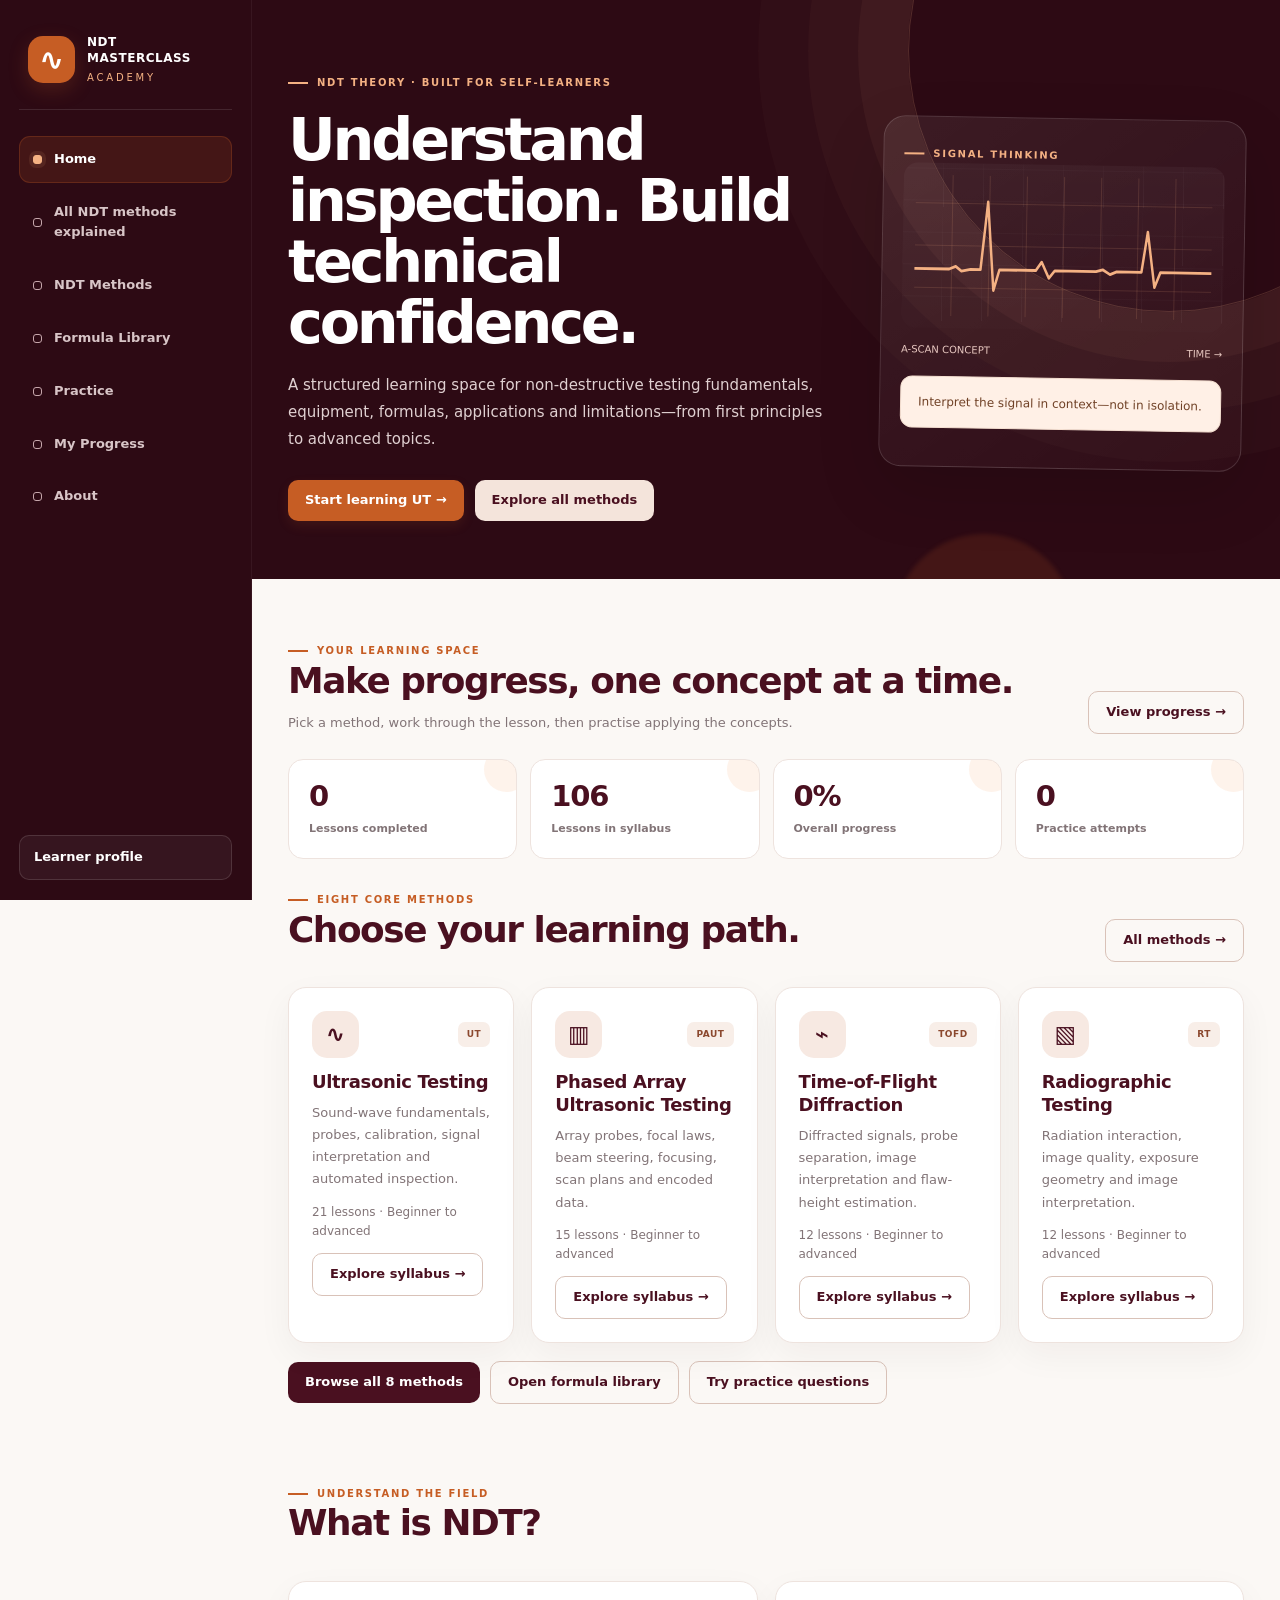
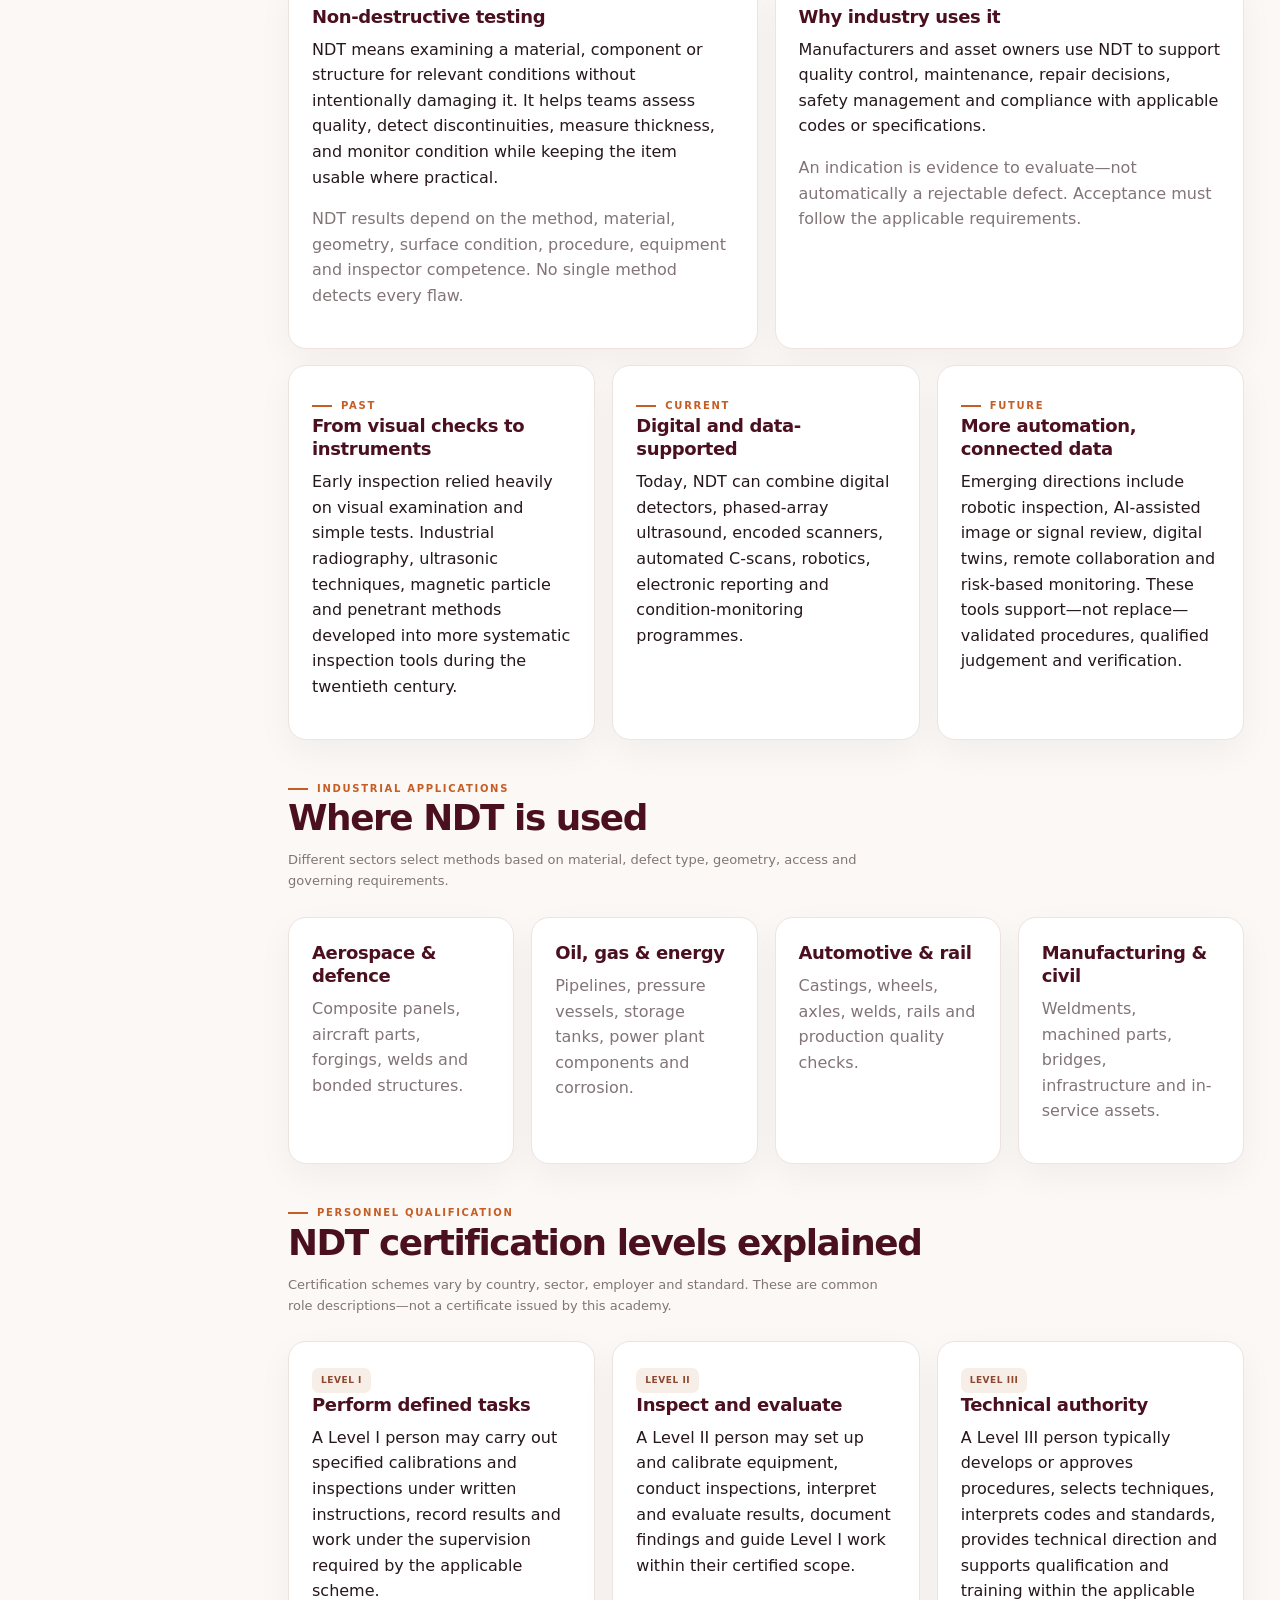
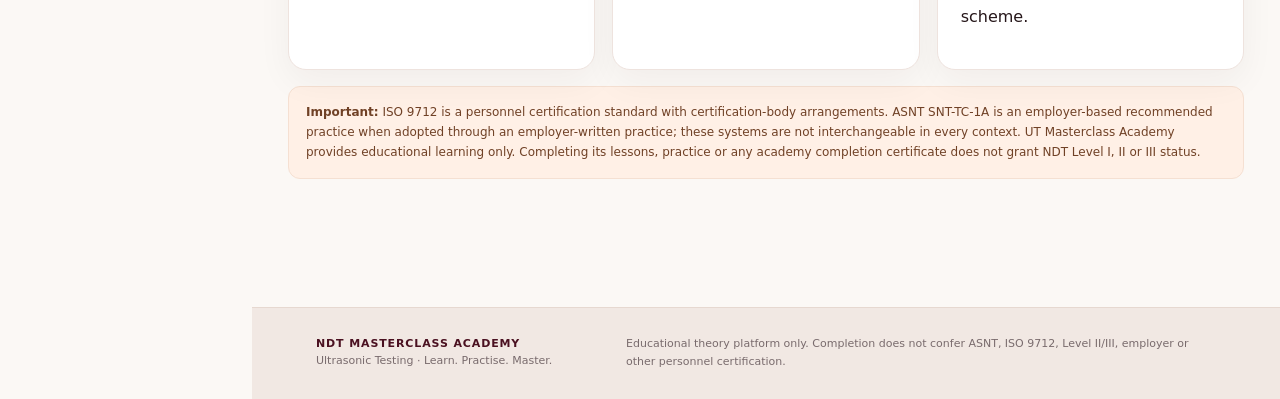
<file: fresh-academy/index.html>
<!doctype html>
<html lang="en">
<head>
<meta charset="utf-8"><meta name="viewport" content="width=device-width,initial-scale=1">
<meta name="theme-color" content="#2D0A14"><meta name="description" content="NDT Masterclass Academy: a standalone self-learning platform for non-destructive testing theory.">
<title>NDT Masterclass Academy</title><link rel="stylesheet" href="./style.css">
</head>
<body>
<div class="topline"><span>ENGINEERING KNOWLEDGE · SELF-PACED LEARNING</span><span>Learn the science. Understand the signal.</span></div>
<header class="header"><a class="brand" href="#academy" aria-label="Open simple overview of all NDT methods"><span class="brandmark">∿</span><span><b>NDT MASTERCLASS</b><small>ACADEMY</small></span></a><button class="mobile" id="mobile">☰</button><nav id="nav"><a href="#home" data-page="home">Home</a><a href="#academy" data-page="academy">All NDT methods explained</a><a href="#methods" data-page="methods">NDT Methods</a><a href="#formulas" data-page="formulas">Formula Library</a><a href="#practice" data-page="practice">Practice</a><a href="#progress" data-page="progress">My Progress</a><a href="#about" data-page="about">About</a></nav><button class="btn btn-light" id="profileBtn">Learner profile</button></header>
<main id="app" tabindex="-1"><div class="loading">Opening your learning space…</div></main>
<footer><div><b>NDT MASTERCLASS ACADEMY</b><p>Ultrasonic Testing · Learn. Practise. Master.</p></div><p>Educational theory platform only. Completion does not confer ASNT, ISO 9712, Level II/III, employer or other personnel certification.</p></footer>
<div id="modal" class="modal-wrap" hidden><section class="modal"><button class="close" id="closeModal" aria-label="Close">×</button><div id="modalContent"></div></section></div><div id="toast" role="status" class="toast"></div>
<script src="./app.js"></script>
</body></html>
</file>
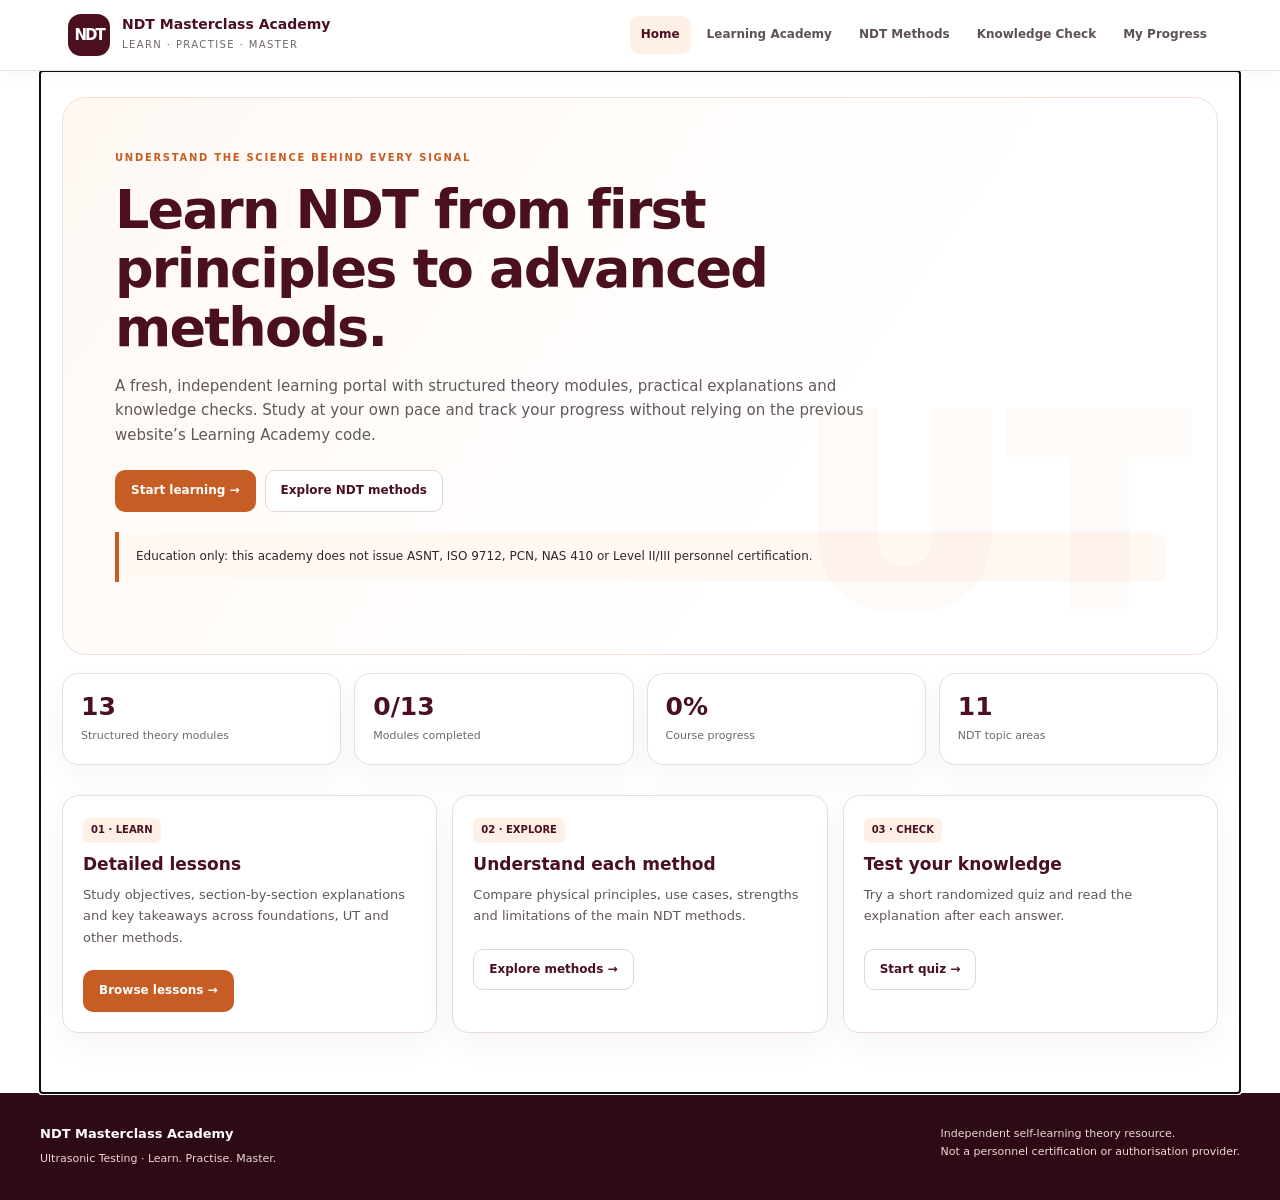
<file: learning-academy/index.html>
<!doctype html>
<html lang="en">
<head>
<meta charset="utf-8"><meta name="viewport" content="width=device-width,initial-scale=1">
<meta name="theme-color" content="#4A1020"><meta name="description" content="NDT Masterclass Academy — independent theory learning portal">
<title>Learning Academy | NDT Masterclass Academy</title>
<style>
:root{--orange:#C65D24;--maroon:#4A1020;--deep:#2D0A14;--white:#fff;--warm:#FFF8F3;--soft:#F4B183;--grey:#F1F1F1;--line:#eaded8;--muted:#71676a;--green:#277747;--shadow:0 12px 34px #4a10200b}
*{box-sizing:border-box}body{margin:0;background:#fff;color:#30272a;font:15px/1.65 Inter,ui-sans-serif,system-ui,-apple-system,"Segoe UI",sans-serif}button,input,select{font:inherit}button{cursor:pointer}a{color:var(--orange)}.shell{min-height:100vh}.topbar{position:sticky;top:0;z-index:10;background:#fff;border-bottom:1px solid var(--line);box-shadow:0 3px 15px #2d0a1408}.top-inner{max-width:1200px;margin:auto;padding:13px 22px;display:flex;align-items:center;gap:22px}.brand{display:flex;align-items:center;gap:12px;min-width:235px;border:0;background:none;text-align:left;color:var(--maroon)}.brand-mark{display:grid;place-items:center;width:42px;height:42px;background:var(--maroon);color:#fff;border-radius:13px;font-weight:900;letter-spacing:-2px}.brand strong{display:block;font-size:14px;line-height:1.2}.brand small{display:block;color:var(--muted);font-size:10px;letter-spacing:1.4px;text-transform:uppercase;margin-top:4px}.nav{display:flex;align-items:center;gap:5px;flex:1;justify-content:flex-end}.nav button{border:0;background:transparent;border-radius:9px;padding:9px 11px;color:#5d5154;font-size:12px;font-weight:750}.nav button:hover,.nav button.active{background:#fff0e6;color:var(--maroon)}.mobile{display:none;margin-left:auto;border:1px solid var(--line);background:#fff;border-radius:10px;padding:8px 12px;color:var(--maroon)}main{max-width:1200px;margin:auto;padding:26px 22px 60px}.crumb{display:flex;align-items:center;gap:10px;font-size:12px;color:var(--muted);margin:0 0 20px}.btn{display:inline-flex;align-items:center;justify-content:center;gap:7px;border:1px solid transparent;border-radius:10px;padding:10px 15px;font-size:12px;font-weight:800;text-decoration:none;transition:.15s}.primary{background:var(--orange);color:#fff}.primary:hover{background:#a74718}.outline{background:#fff;border-color:#e4d6d0;color:var(--maroon)}.soft{background:#fff0e6;color:var(--maroon)}.dark{background:var(--maroon);color:#fff}.hero{background:linear-gradient(125deg,#fff8f3,#fff 65%);border:1px solid #f1dfd4;border-radius:24px;padding:clamp(24px,5vw,52px);position:relative;overflow:hidden}.hero:after{content:"UT";position:absolute;right:3%;bottom:-80px;font-size:260px;font-weight:950;color:#c65d2408;pointer-events:none}.eyebrow,.kicker{color:var(--orange);font-size:10px;letter-spacing:1.7px;text-transform:uppercase;font-weight:900}.hero h1{font-size:clamp(32px,5vw,54px);line-height:1.1;letter-spacing:-1.8px;color:var(--maroon);max-width:760px;margin:13px 0 16px}.hero p{max-width:760px;color:#62575a;font-size:15px}.actions{display:flex;flex-wrap:wrap;gap:9px;margin-top:22px}.stats{display:grid;grid-template-columns:repeat(4,1fr);gap:13px;margin:18px 0 30px}.stat,.card,.panel{border:1px solid var(--line);border-radius:16px;background:#fff;box-shadow:var(--shadow)}.stat{padding:18px}.stat strong{display:block;color:var(--maroon);font-size:25px;line-height:1.2}.stat span{font-size:11px;color:var(--muted)}.page-hero{background:var(--warm);border:1px solid #f1dfd4;border-radius:19px;padding:28px;margin-bottom:20px}.page-hero h1{margin:7px 0 8px;color:var(--maroon);font-size:clamp(27px,4vw,38px);line-height:1.2;letter-spacing:-.7px}.page-hero p{margin:0;color:#62575a;max-width:850px}.progress-head{display:flex;justify-content:space-between;gap:12px;font-size:12px;margin:20px 0 7px;color:var(--maroon)}.progress-track{height:8px;background:#f1e5df;border-radius:99px;overflow:hidden}.progress-track span{display:block;height:100%;background:var(--orange);border-radius:99px;transition:width .2s}.toolbar{display:grid;grid-template-columns:minmax(180px,1fr) 220px auto;gap:10px;margin:18px 0}.field,.toolbar select{width:100%;min-width:0;border:1px solid #e2d6d1;border-radius:10px;background:#fff;padding:11px 13px;color:#30272a;outline-color:var(--orange)}.grid{display:grid;gap:15px}.two{grid-template-columns:repeat(2,minmax(0,1fr))}.three{grid-template-columns:repeat(3,minmax(0,1fr))}.card{padding:20px;min-width:0}.card h3{margin:10px 0 8px;color:var(--maroon);font-size:17px;line-height:1.35}.card p{margin:0;color:#62575a;font-size:13px}.tag{display:inline-flex;background:#fff0e6;color:var(--maroon);border-radius:6px;padding:4px 8px;font-size:10px;font-weight:850}.meta{display:flex;align-items:center;justify-content:space-between;gap:10px}.small{font-size:11px;color:var(--muted)}.module-card{display:flex;flex-direction:column;min-height:245px}.module-card .description{flex:1;margin:12px 0}.module-foot{border-top:1px solid var(--line);padding-top:13px;margin-top:14px;display:flex;align-items:center;justify-content:space-between;gap:10px}.done{color:var(--green);font-weight:800}.objectives{margin:10px 0 0;font-size:12px}.objectives summary{cursor:pointer;color:var(--maroon);font-weight:800}.objectives ul{padding-left:19px;color:var(--muted)}.lesson-layout{display:grid;grid-template-columns:minmax(0,1fr) 270px;gap:18px;align-items:start}.lesson-content,.lesson-aside{border:1px solid var(--line);border-radius:18px;padding:clamp(19px,4vw,36px);background:#fff;box-shadow:var(--shadow);min-width:0}.lesson-content h1{font-size:clamp(28px,4vw,40px);line-height:1.15;color:var(--maroon);letter-spacing:-.8px;margin:9px 0 13px}.lesson-lead{font-size:15px;color:#65585b}.section-row{display:grid;grid-template-columns:35px minmax(0,1fr);gap:13px;margin:25px 0}.section-num{display:grid;place-items:center;width:34px;height:34px;border-radius:10px;background:#fff0e6;color:var(--orange);font-weight:900;font-size:11px}.section-row h2{font-size:19px;line-height:1.3;color:var(--maroon);margin:3px 0 8px}.section-row p{margin:0;color:#51474a}.lesson-aside{position:sticky;top:92px;padding:20px}.lesson-aside h3{color:var(--maroon);font-size:16px}.lesson-aside ul{padding-left:17px}.lesson-aside li{margin:7px 0;font-size:12px}.lesson-aside a{text-decoration:none}.note{padding:15px 17px;border-left:4px solid var(--orange);background:var(--warm);border-radius:0 10px 10px 0;font-size:12px;margin:20px 0}.lesson-buttons{display:flex;gap:9px;flex-wrap:wrap;justify-content:space-between;margin-top:24px;padding-top:18px;border-top:1px solid var(--line)}.quizbox{max-width:820px;margin:auto;padding:clamp(20px,4vw,35px);border:1px solid var(--line);border-radius:18px;box-shadow:var(--shadow)}.answer{display:flex;align-items:center;gap:12px;text-align:left;width:100%;padding:13px;margin:9px 0;background:#fff;border:1px solid var(--line);border-radius:10px;color:#30272a}.answer.selected{border-color:var(--orange);background:#fff8f3}.answer.correct{border-color:#8ab79a;background:#f1fbf4}.answer.wrong{border-color:#d28b8b;background:#fff5f5}.answer b{display:grid;place-items:center;width:27px;height:27px;border-radius:8px;background:var(--grey);font-size:11px}.feedback{padding:14px;border-radius:10px;background:var(--warm);margin-top:13px;font-size:13px}.empty{padding:28px;border:1px dashed #dfc9be;border-radius:14px;text-align:center;color:var(--muted);grid-column:1/-1}.footer{background:var(--deep);color:#fff;padding:28px 22px}.footer-inner{max-width:1200px;margin:auto;display:flex;justify-content:space-between;gap:20px;flex-wrap:wrap}.footer p{margin:4px 0;color:#ead8d9;font-size:11px}.footer strong{font-size:13px}.disclaimer{font-size:11px;color:var(--muted);margin-top:22px}
@media(max-width:950px){.top-inner{flex-wrap:wrap}.mobile{display:block}.nav{display:none;flex:1 0 100%;justify-content:flex-start;flex-wrap:wrap}.nav.open{display:flex}.stats{grid-template-columns:repeat(2,1fr)}.three{grid-template-columns:repeat(2,minmax(0,1fr))}.lesson-layout{grid-template-columns:1fr}.lesson-aside{position:static;order:-1}.lesson-aside ul{columns:2}}@media(max-width:620px){.top-inner{padding:10px 14px;gap:10px}.brand{min-width:0}.brand strong{font-size:12px}.brand small{font-size:9px}.brand-mark{width:38px;height:38px}main{padding:17px 14px 40px}.two,.three{grid-template-columns:1fr}.toolbar{grid-template-columns:1fr}.toolbar .small{padding:4px}.stats{gap:9px}.stat{padding:14px}.stat strong{font-size:21px}.page-hero{padding:21px}.hero{padding:25px 20px}.hero:after{font-size:170px;bottom:-50px}.module-foot{align-items:flex-start;flex-direction:column}.module-foot .btn{width:100%}.lesson-aside ul{columns:1}.lesson-buttons .btn{flex:1 1 100%}.lesson-content,.lesson-aside{padding:20px}}
</style></head>
<body><div class="shell">
<header class="topbar"><div class="top-inner">
<button class="brand" data-page="home" aria-label="NDT Masterclass Academy home"><span class="brand-mark">NDT</span><span><strong>NDT Masterclass Academy</strong><small>Learn · Practise · Master</small></span></button>
<button class="mobile" id="mobileNav" aria-expanded="false">☰ Menu</button>
<nav class="nav" id="nav" aria-label="Main navigation"><button class="active" data-page="home">Home</button><button data-page="academy">Learning Academy</button><button data-page="methods">NDT Methods</button><button data-page="quiz">Knowledge Check</button><button data-page="progress">My Progress</button></nav>
</div></header>
<main id="app" tabindex="-1"></main>
<footer class="footer"><div class="footer-inner"><div><strong>NDT Masterclass Academy</strong><p>Ultrasonic Testing · Learn. Practise. Master.</p></div><p>Independent self-learning theory resource.<br>Not a personnel certification or authorisation provider.</p></div></footer>
</div>
<script>
(function(){
"use strict";
const $=s=>document.querySelector(s), app=$("#app");
const esc=s=>String(s==null?"":s).replace(/[&<>"']/g,c=>({"&":"&amp;","<":"&lt;",">":"&gt;",'"':"&quot;","'":"&#39;"}[c]));
const course=[
{id:"intro",phase:"Foundation",time:"35 min",title:"Introduction to NDT",summary:"Understand the role of non-destructive testing in quality, safety and asset integrity.",objectives:["Distinguish NDT, NDE and NDI in common usage.","Explain indications, discontinuities, defects and false calls.","Identify factors used to select a method."],sections:[["What NDT means","Non-destructive testing examines a material or component without impairing its intended future use. NDE often emphasizes characterization and evaluation; NDI is used in some industries for inspection. Terminology varies by sector, so follow the governing procedure."],["Why inspection matters","NDT can help identify manufacturing anomalies, service damage, corrosion, wear and material changes. Results support quality and engineering decisions, but do not replace design analysis, maintenance history or specified acceptance criteria."],["Indication, discontinuity and defect","An indication is a response observed during examination. It may be relevant, non-relevant or false. A discontinuity is a local interruption in material structure or configuration. A defect is a condition that fails defined requirements; never label every indication a defect without evaluation."],["Selecting a method","Consider material, expected discontinuity, location and orientation, component geometry, surface state, access, required sensitivity, environment, production rate, personnel qualification and applicable procedure. Different methods often complement one another."]],key:"A signal is evidence to interpret—not an automatic acceptance or rejection decision."},
{id:"math",phase:"Foundation",time:"50 min",title:"Mathematics for NDT",summary:"Build the unit conversion, algebra, trigonometry and uncertainty skills used in inspection calculations.",objectives:["Convert SI units correctly.","Rearrange equations and check dimensions.","Use basic trigonometry for sound-path geometry."],sections:[["Units first","Write the quantity and unit at every step. Convert MHz to Hz by multiplying by 10⁶, microseconds to seconds by multiplying by 10⁻⁶, and millimetres to metres by multiplying by 10⁻³. Do not mix units inside one equation."],["Rearranging equations","For v = fλ, wavelength is λ = v/f and frequency is f = v/λ. Rearrange first, convert units, then substitute values. Estimate whether the result is physically plausible."],["Basic geometry","For a right triangle, sin θ = opposite/hypotenuse, cos θ = adjacent/hypotenuse and tan θ = opposite/adjacent. Define whether an angle is measured from the surface or the normal before calculating."],["Uncertainty","A displayed decimal count does not guarantee accuracy. Consider calibration, resolution, coupling, velocity, geometry and repeatability. Report precision appropriate to the measuring system and procedure."]],key:"Dimensional analysis catches many calculation errors before they reach a report."},
{id:"physics",phase:"Foundation",time:"55 min",title:"Physics of Waves",summary:"Understand wave speed, frequency, wavelength, reflection, refraction, attenuation and noise.",objectives:["Relate velocity, frequency and wavelength.","Explain longitudinal and shear wave motion.","Describe reflection, refraction and attenuation."],sections:[["Wave parameters","Velocity v is related to frequency f and wavelength λ by v = fλ. In a fixed material and wave mode, velocity is mainly determined by material properties; increasing frequency reduces wavelength."],["Wave modes","Longitudinal waves involve particle motion approximately parallel to propagation. Transverse or shear waves involve motion approximately perpendicular to propagation. Surface and guided waves have distinct propagation behaviour and application constraints."],["Interfaces and reflection","At an interface, energy may reflect, transmit, refract or convert mode. The response depends on acoustic impedance, incidence angle, interface condition and wave mode. Snell’s law relates angles and velocities for mode conversion."],["Attenuation and noise","Amplitude can decrease through absorption, scattering, beam spread and interface losses. Grain structure, electronics, coupling and geometry can create noise that obscures weak responses. Signal-to-noise ratio and repeatable technique matter."]],key:"Never transfer velocity, angle or calibration from one material or wave mode to another without checking the procedure."},
{id:"materials",phase:"Foundation",time:"55 min",title:"Materials Science & Metallurgy",summary:"Connect material structure, properties, manufacturing and failure to NDT response.",objectives:["Describe common material families.","Explain how grain structure affects UT response.","Recognize manufacturing and service discontinuities."],sections:[["Material families","Metals, polymers, ceramics and composites have different mechanical, thermal, electrical and acoustic properties. Isotropic materials behave similarly in different directions; anisotropic materials can show direction-dependent behaviour."],["Microstructure and processing","Grain size, texture, heat treatment, porosity, fibre orientation and bonding can affect wave propagation, conductivity, permeability or thermal response. Process history is often essential context for interpreting results."],["Discontinuities by origin","Casting can produce shrinkage and porosity; welding can produce lack of fusion or inclusions; forming can produce laps; service can produce fatigue cracking, corrosion and wear. Detectability depends on method and technique."],["Detection versus failure analysis","An NDT response does not alone determine remaining life or structural fitness. Engineering assessment may require dimensions, loading, material data, growth mechanisms and acceptance criteria."]],key:"Know the material and manufacturing history before interpreting an unusual response."},
{id:"ut",phase:"Ultrasonic Testing",time:"60 min",title:"Ultrasonic Testing Fundamentals",summary:"Learn how ultrasonic pulses, echoes, sound paths and time-of-flight support inspection.",objectives:["Explain pulse-echo operation.","Interpret the basic A-scan axes.","Understand probe, couplant, range and sensitivity."],sections:[["Pulse-echo principle","A piezoelectric probe converts an electrical pulse into mechanical vibration. Sound enters the component through couplant. Interfaces and reflectors return some energy; the probe converts received vibration into an electrical signal."],["A-scan display","The horizontal axis represents time or calibrated sound path; the vertical axis represents signal amplitude. A response may arise from a back wall, geometry, a discontinuity, coupling change or noise. Context and repeatability are needed."],["Frequency and wavelength","Wavelength follows λ = v/f. Higher frequency generally gives shorter wavelength and may improve resolution, but often increases attenuation and sensitivity to surface condition or grain scattering. Select the probe for the material and procedure."],["Calibration and scanning","Checks can include range, zero, velocity, sensitivity, probe index and angle, depending on the technique. Reference blocks and checks must match the applicable procedure. Coverage, probe movement and limitations should be documented."],["Common interpretation errors","Do not equate amplitude alone with defect size. Reflector orientation, beam spread, coupling, attenuation and geometry influence the response. Separate calibration verification from actual evaluation against acceptance criteria."]],key:"A stable, calibrated setup and a known sound path are prerequisites for meaningful interpretation."},
{id:"cal",phase:"Ultrasonic Testing",time:"45 min",title:"UT Calibration & A-Scan Interpretation",summary:"Study range, zero, sensitivity, reference reflectors and disciplined signal interpretation.",objectives:["Explain range and zero settings.","Differentiate calibration and sensitivity.","Recognize geometric echoes and noise."],sections:[["Range and zero","Range controls the displayed time or sound-path window. Zero correction accounts for delays in the probe, wedge and instrument setup. Incorrect settings shift the apparent location of reflectors."],["Sensitivity and reference response","Sensitivity establishes how strongly a response is displayed. Reference reflectors and specified levels support repeatable checks; the correct reflector and method depend on the procedure. A larger screen response is not automatically a larger flaw."],["DAC and TCG concepts","Distance-amplitude correction (DAC) records how reference response changes with distance. Time-corrected gain (TCG) adjusts gain with time to compensate for expected distance-related amplitude change. Their use and verification are procedure-specific."],["Signal interpretation","Compare location, shape, repeatability, movement with probe position, expected geometry and reference response. Record uncertain results and escalate ambiguous indications rather than forcing a conclusion."]],key:"Calibration makes readings traceable; acceptance criteria determine what the readings mean."},
{id:"paut",phase:"Advanced Methods",time:"55 min",title:"Phased Array Ultrasonic Testing (PAUT)",summary:"Understand array elements, focal laws, beam steering, sector scans and encoded data.",objectives:["Explain time-delay focal laws.","Distinguish steering and focusing.","Recognize calibration and scan-plan risks."],sections:[["Array principle","A phased-array probe contains multiple small elements. A focal law applies selected timing delays so transmitted wavefronts combine to steer or focus the beam. Elements may transmit and receive under a programmed sequence."],["Scan views","Linear scans and sectorial scans present data using different beam sequences. A displayed image is a representation of acquired responses, not a photograph of a flaw. Probe position, encoder data, calibration and display settings matter."],["Calibration and scan plan","Verify material velocity, wedge delay, index point, sensitivity, focal laws, encoder response and coverage as required by the written procedure. The scan plan must account for weld geometry and expected flaw orientation."],["Limitations","Incorrect wedge parameters, focal laws, probe placement, coupling or encoder calibration can create misleading images or coverage gaps. PAUT does not remove the need for qualified interpretation and procedure compliance."]],key:"A convincing image is only as reliable as its scan plan, calibration and acquired data."},
{id:"tofd",phase:"Advanced Methods",time:"45 min",title:"Time-of-Flight Diffraction (TOFD)",summary:"Study transmitter-receiver geometry, tip diffraction, sizing and near-surface dead zones.",objectives:["Identify lateral and back-wall waves.","Explain tip diffraction and sizing.","Understand dead zones and uncertainty."],sections:[["Geometry","A transmitter and receiver are placed on opposite sides of an examination zone. The probe centre spacing and component geometry determine the sound paths and must be set and checked using the procedure."],["Signals","Typical displays include a lateral wave, diffracted signals from discontinuity tips and a back-wall response. Time differences can support location and sizing when the geometry and velocity model are appropriate."],["Dead zones and uncertainty","Near-surface regions can be difficult to assess because signals overlap or are masked. Geometry, attenuation, coupling, probe separation and ambiguous tip signals affect sizing. Report uncertainty and limitations."],["Encoded records","Stable scanning and position encoding support repeatable records. Data quality, scan coverage, calibration and analyst interpretation all contribute to a defensible result."]],key:"Sizing is a measurement with uncertainty, not a perfectly exact reading."},
{id:"pt",phase:"Surface Methods",time:"35 min",title:"Liquid Penetrant Testing (PT)",summary:"Understand capillary action, process stages, indications and material restrictions.",objectives:["Describe the standard process sequence.","Explain why surface preparation matters.","Recognize penetrant limitations."],sections:[["Principle","Penetrant enters surface-breaking discontinuities by capillary action. A developer helps draw penetrant back to the surface, making indications easier to observe."],["Process control","The process commonly includes pre-cleaning, drying, penetrant application, dwell, excess removal, developer application and inspection. Timing, temperature, cleanliness and compatibility must follow the specified process."],["What it can detect","PT can reveal suitable discontinuities that are open to the surface. It cannot reliably detect subsurface discontinuities that do not connect to the surface."],["Evaluation and safety","Background staining, poor removal, insufficient dwell or unsuitable surface condition can affect interpretation. Use compatible chemicals, required PPE, ventilation and the approved procedure."]],key:"Penetrant testing reveals surface-breaking conditions only."},
{id:"mt",phase:"Surface Methods",time:"35 min",title:"Magnetic Particle Testing (MT)",summary:"Learn magnetic flux leakage, particle accumulation, magnetisation and material limits.",objectives:["Explain flux leakage at discontinuities.","Compare magnetisation directions.","Recognize ferromagnetic material restrictions."],sections:[["Principle","Magnetisation creates magnetic flux in a ferromagnetic component. A surface or near-surface discontinuity can disturb the field and cause flux leakage. Magnetic particles gather where leakage is sufficient."],["Field direction","Detection depends on the relation between discontinuity orientation and magnetic field direction. More than one magnetisation direction may be required to achieve coverage."],["Material restriction","MT is used on ferromagnetic materials. It is not suitable for non-ferromagnetic aluminium or austenitic stainless steel in the same way as ferromagnetic components."],["Process quality","Surface condition, field strength and direction, particle condition, lighting or UV conditions for the selected system, and demagnetisation requirements must be controlled."]],key:"A discontinuity may be missed if the magnetic field is poorly oriented."},
{id:"et",phase:"Electromagnetic Methods",time:"40 min",title:"Eddy Current Testing (ET)",summary:"Understand electromagnetic induction, coil impedance, skin effect and lift-off.",objectives:["Explain induced currents.","Describe frequency and skin effect.","Recognize lift-off and conductivity influences."],sections:[["Induction","An alternating current in a probe coil creates a changing magnetic field. That field induces eddy currents in a conductive test object; the currents produce a secondary field that changes coil impedance."],["Frequency and depth","Higher frequency generally concentrates response nearer the surface; lower frequency tends to increase penetration but can reduce sensitivity to small near-surface changes. Actual response depends on conductivity, permeability, geometry and probe design."],["Influence factors","Lift-off, edge effect, conductivity, permeability, coating thickness, probe orientation and temperature can change the signal. Reference standards and suitable frequency selection help distinguish these effects."],["Applications and limits","ET can support crack detection, conductivity sorting, coating measurement and tube examination when an appropriate technique is qualified. It requires electrical conductivity and careful control of geometry and calibration."]],key:"A signal change can reflect a flaw or a material/setup variable—interpret with references and context."},
{id:"rt",phase:"Radiographic Methods",time:"40 min",title:"Radiographic Testing (RT)",summary:"Understand attenuation, image formation, image quality and radiation safety.",objectives:["Explain differential attenuation.","Describe image quality indicators.","Recognize radiation safety responsibilities."],sections:[["Image formation","X-rays or gamma rays pass through a component and are attenuated according to material thickness, density, composition and beam energy. A detector records the transmitted intensity pattern."],["Image quality","Image quality indicators help demonstrate aspects of image quality under a specified technique. Exposure geometry, source-to-object distance, detector condition, scatter and processing influence the image."],["Interpretation","A radiographic image is a projection; overlapping geometry can hide or confuse features. Technique selection and viewing conditions affect whether a discontinuity is visible."],["Radiation protection","Ionizing radiation requires strict legal controls, trained personnel, controlled areas, monitoring and approved safety procedures. Never conduct radiography without the required authorisation and protection arrangements."]],key:"Radiation safety is mandatory and cannot be replaced by a training webpage."},
{id:"vt",phase:"Surface Methods",time:"25 min",title:"Visual Testing (VT)",summary:"Understand lighting, access, viewing conditions, optical aids and recording.",objectives:["Explain factors that affect visibility.","Identify common visual inspection tools.","Record access and coverage limitations."],sections:[["Visual principle","Visual testing relies on adequate visibility of the surface or feature. Lighting, viewing angle, distance, cleanliness, contrast, access and visual acuity affect reliability."],["Tools","Mirrors, magnifiers, cameras, borescopes, weld gauges and dimensional tools can extend viewing or measurement capability. Tools must be suitable for the required feature and environment."],["Inspection records","Record the area examined, relevant observations, measurements, images where appropriate, and inaccessible or obscured regions. A clean-looking surface is not evidence against subsurface flaws."],["Limitations","Only visible or optically accessible conditions can be assessed. Surface preparation and safe access may be necessary before meaningful examination."]],key:"Good visual inspection is systematic, well-lit and traceable."}
];
let saved={};try{saved=JSON.parse(localStorage.getItem("ndt-academy-standalone-progress-v1")||"{}")}catch(e){saved={}}if(!saved||typeof saved!=="object")saved={};
let page="home",activeId=null,search="",phase="All",quiz=null,choice=null,answered=false,score=0;
const completed=()=>saved.completed&&typeof saved.completed==="object"?saved.completed:(saved.completed={});
function persist(){try{localStorage.setItem("ndt-academy-standalone-progress-v1",JSON.stringify(saved))}catch(e){}}
function progress(){let n=course.filter(m=>completed()[m.id]).length;return {n,p:course.length?Math.round(n/course.length*100):0}}
function header(title,desc){return '<div class="crumb"><button class="btn outline" data-page="academy">← Learning Academy</button><span>›</span><span>'+esc(title)+'</span></div><section class="page-hero"><div class="eyebrow">Self-paced theory course</div><h1>'+esc(title)+'</h1><p>'+esc(desc)+'</p></section>'}
function home(){let p=progress();return '<section class="hero"><div class="eyebrow">Understand the science behind every signal</div><h1>Learn NDT from first principles to advanced methods.</h1><p>A fresh, independent learning portal with structured theory modules, practical explanations and knowledge checks. Study at your own pace and track your progress without relying on the previous website’s Learning Academy code.</p><div class="actions"><button class="btn primary" data-page="academy">Start learning →</button><button class="btn outline" data-page="methods">Explore NDT methods</button></div><div class="note">Education only: this academy does not issue ASNT, ISO 9712, PCN, NAS 410 or Level II/III personnel certification.</div></section><div class="stats"><div class="stat"><strong>'+course.length+'</strong><span>Structured theory modules</span></div><div class="stat"><strong>'+p.n+'/'+course.length+'</strong><span>Modules completed</span></div><div class="stat"><strong>'+p.p+'%</strong><span>Course progress</span></div><div class="stat"><strong>11</strong><span>NDT topic areas</span></div></div><div class="grid three"><article class="card"><span class="tag">01 · LEARN</span><h3>Detailed lessons</h3><p>Study objectives, section-by-section explanations and key takeaways across foundations, UT and other methods.</p><div class="actions"><button class="btn primary" data-page="academy">Browse lessons →</button></div></article><article class="card"><span class="tag">02 · EXPLORE</span><h3>Understand each method</h3><p>Compare physical principles, use cases, strengths and limitations of the main NDT methods.</p><div class="actions"><button class="btn outline" data-page="methods">Explore methods →</button></div></article><article class="card"><span class="tag">03 · CHECK</span><h3>Test your knowledge</h3><p>Try a short randomized quiz and read the explanation after each answer.</p><div class="actions"><button class="btn outline" data-page="quiz">Start quiz →</button></div></article></div>'}
function academy(){let p=progress();let phases=["All",...new Set(course.map(m=>m.phase))];let rows=course.filter(m=>(phase==="All"||m.phase===phase)&&(!search||(m.title+" "+m.summary+" "+m.phase+" "+m.sections.map(s=>s.join(" ")).join(" ")).toLowerCase().includes(search.toLowerCase())));return header("Learning Academy","Study the modules in sequence, search by topic, and open any lesson to view its detailed explanation. Your progress is saved locally in this browser.")+'<div class="progress-head"><span><strong>'+p.n+' of '+course.length+'</strong> modules completed</span><strong>'+p.p+'%</strong></div><div class="progress-track"><span style="width:'+p.p+'%"></span></div><div class="toolbar"><input class="field" id="lessonSearch" value="'+esc(search)+'" placeholder="Search modules or concepts…" aria-label="Search lessons"><select id="phaseSelect" aria-label="Filter course phase">'+phases.map(v=>'<option '+(v===phase?'selected':'')+' value="'+esc(v)+'">'+esc(v==="All"?"All course phases":v)+'</option>').join("")+'</select><span class="small" style="align-self:center">'+rows.length+' modules</span></div><div class="grid two">'+rows.map((m,i)=>'<article class="card module-card"><div class="meta"><span class="tag">'+esc(m.phase)+'</span><span class="small">'+esc(m.time)+'</span></div><h3>'+(course.indexOf(m)+1)+'. '+esc(m.title)+'</h3><p class="description">'+esc(m.summary)+'</p><details class="objectives"><summary>Learning objectives</summary><ul>'+m.objectives.map(o=>'<li>'+esc(o)+'</li>').join("")+'</ul></details><div class="module-foot"><span class="small '+(completed()[m.id]?'done':'')+'">'+(completed()[m.id]?'✓ Completed':'○ Not completed')+'</span><button class="btn primary" data-open="'+esc(m.id)+'">Study module →</button></div></article>').join("")+(rows.length?"":'<div class="empty">No modules found. Change your search or select all phases.</div>')+'</div><p class="disclaimer">A completed module is a personal study record, not a personnel qualification.</p>'}
function lesson(id){let m=course.find(x=>x.id===id);if(!m){page="academy";return academy()}activeId=id;let i=course.indexOf(m),prev=course[(i-1+course.length)%course.length],next=course[(i+1)%course.length],done=!!completed()[id];return '<div class="crumb"><button class="btn outline" data-page="academy">← All modules</button><span>›</span><span>'+esc(m.title)+'</span></div><div class="lesson-layout"><article class="lesson-content"><div class="kicker">'+esc(m.phase)+' · '+esc(m.time)+'</div><h1>'+esc(m.title)+'</h1><p class="lesson-lead">'+esc(m.summary)+'</p><div class="note"><strong>Learning objectives</strong><ul>'+m.objectives.map(o=>'<li>'+esc(o)+'</li>').join("")+'</ul></div>'+m.sections.map((s,j)=>'<section class="section-row"><div class="section-num">'+String(j+1).padStart(2,"0")+'</div><div><h2>'+esc(s[0])+'</h2><p>'+esc(s[1])+'</p></div></section>').join("")+'<div class="note"><strong>Key takeaway:</strong> '+esc(m.key)+'</div><div class="lesson-buttons"><button class="btn '+(done?'soft':'primary')+'" data-complete="'+esc(id)+'">'+(done?'✓ Completed — undo':'Mark module complete ✓')+'</button><button class="btn outline" data-open="'+esc(prev.id)+'">← Previous</button><button class="btn primary" data-open="'+esc(next.id)+'">Next module →</button></div><p class="disclaimer">Use the applicable approved procedure, qualification and supervision for real inspection work. This lesson is theory only.</p></article><aside class="lesson-aside"><div class="kicker">Module outline</div><h3>'+esc(m.title)+'</h3><p class="small">'+esc(m.phase)+' · '+esc(m.time)+'</p><ul>'+m.sections.map((s,j)=>'<li><a href="#lesson-section-'+j+'">'+esc(s[0])+'</a></li>').join("")+'</ul><h3>Course progress</h3><div class="progress-head"><span>'+progress().n+' / '+course.length+'</span><strong>'+progress().p+'%</strong></div><div class="progress-track"><span style="width:'+progress().p+'%"></span></div><button class="btn dark" style="width:100%;margin-top:16px" data-page="academy">Return to modules</button></aside></div>'}
function methods(){const methods=[["UT","Ultrasonic Testing","High-frequency sound pulses and returning echoes support thickness measurement and detection of suitable internal reflectors."],["PAUT","Phased Array UT","Multiple array elements and controlled delays steer or focus beams for encoded imaging."],["TOFD","Time-of-Flight Diffraction","Diffracted signals from discontinuity tips support location and sizing under a qualified geometry."],["RT","Radiographic Testing","X-rays or gamma rays create a projection image through differential attenuation; strict radiation safety applies."],["ET","Eddy Current Testing","Electromagnetic induction reveals changes in conductive materials and is sensitive to lift-off and material variables."],["MT","Magnetic Particle Testing","Magnetic flux leakage attracts particles at suitable surface and near-surface discontinuities in ferromagnetic materials."],["PT","Liquid Penetrant Testing","Capillary action reveals suitable discontinuities open to the surface."],["VT","Visual Testing","Systematic viewing, lighting, optical aids and measurement support assessment of visible conditions."],["LT","Leak Testing","Pressure, vacuum, tracer gas or other specified methods detect leakage through a boundary."],["IRT","Infrared Thermography","Thermal patterns and transients help identify anomalies when emissivity, heat flow and environment are controlled."],["AE","Acoustic Emission","Transient elastic waves from active sources are monitored during loading or operation; source location and interpretation require a qualified plan."]];return header("NDT Methods","A quick reference to the physical principle and major limitations of commonly used non-destructive testing methods.")+'<div class="grid three">'+methods.map(m=>'<article class="card"><span class="tag">'+esc(m[0])+'</span><h3>'+esc(m[1])+'</h3><p>'+esc(m[2])+'</p></article>').join("")+'</div><div class="note">Method selection depends on material, geometry, discontinuity type and orientation, access, sensitivity requirements, procedure and applicable code or standard.</div>'}
const questions=[{q:"Which relationship connects wave velocity, frequency and wavelength?",a:["v = fλ","v = f/λ","v = λ/f","v = f + λ"],c:0,w:"Wave velocity equals frequency multiplied by wavelength: v = fλ."},{q:"What does an A-scan's horizontal axis commonly represent?",a:["Only defect size","Time or calibrated sound path","Probe temperature","Material hardness"],c:1,w:"An A-scan displays amplitude against time or calibrated sound path."},{q:"What is the primary limitation of liquid penetrant testing?",a:["It only works on ferromagnetic materials","It requires ionizing radiation","It reveals suitable surface-breaking discontinuities","It always sizes subsurface cracks"],c:2,w:"Penetrant testing requires the discontinuity to be open to the surface."},{q:"What can cause a UT amplitude change besides a flaw?",a:["Only a crack","Coupling, geometry, orientation or attenuation","Only frequency","Nothing else"],c:1,w:"Many material, geometric and setup variables influence amplitude."},{q:"Which method requires a ferromagnetic test material?",a:["PT","RT","MT","VT"],c:2,w:"Magnetic particle testing relies on magnetisation and flux leakage in ferromagnetic materials."},{q:"What does DAC stand for in conventional UT?",a:["Data amplitude calibration","Distance-amplitude correction","Dynamic angle coupling","Direct acoustic conversion"],c:1,w:"DAC represents reference response amplitude as a function of distance."},{q:"What is a key radiation protection requirement for RT?",a:["Operate without a controlled area","Use the approved radiation safety controls and authorisation","Use couplant on every exposure","Only inspect in daylight"],c:1,w:"Radiography requires legally compliant controls, trained personnel and approved safety procedures."},{q:"What is the role of a PAUT focal law?",a:["Set the acceptance code automatically","Assign element timing delays to steer or focus a beam","Measure hardness directly","Remove all noise"],c:1,w:"Focal laws control timing across array elements to form the intended beam."},{q:"What does eddy current testing require?",a:["Electrical conductivity in the test object","Only transparent materials","A magnetic particle bath","An X-ray source"],c:0,w:"ET uses electromagnetic induction in conductive materials."},{q:"Does a self-study completion badge qualify someone to sign NDT reports?",a:["Yes, for every method","Yes, after one quiz","No; qualification and authorisation follow the applicable scheme","Only if printed"],c:2,w:"This learning portal is not a personnel certification provider."},{q:"What is the principal purpose of a reference block?",a:["Replace the procedure","Support specified calibration or verification checks","Guarantee every flaw is detected","Determine material chemistry"],c:1,w:"Reference blocks support the checks defined by the applicable technique and procedure."},{q:"What does a higher frequency generally do to wavelength in the same material and wave mode?",a:["Increase it","Decrease it","Leave it infinite","Make it independent of velocity"],c:1,w:"Since λ = v/f, wavelength decreases as frequency increases when velocity is fixed."}];
function startQuiz(){quiz=questions.map((q,i)=>({...q,orig:i})).sort(()=>Math.random()-.5).slice(0,8);choice=null;answered=false;score=0;quizIndex=0;page="quiz";render()}
let quizIndex=0;
function quizPage(){if(!quiz)startQuiz();let q=quiz[quizIndex];return header("Knowledge Check","Answer each question and review the explanation. This short practice quiz is for learning only, not a certification examination.")+'<div class="quizbox"><div class="meta"><span class="tag">Question '+(quizIndex+1)+' of '+quiz.length+'</span><span class="small">Correct: '+score+'</span></div><div class="progress-track" style="margin:14px 0 20px"><span style="width:'+((quizIndex+(answered?1:0))/quiz.length*100)+'%"></span></div><h2 style="color:var(--maroon);line-height:1.35">'+esc(q.q)+'</h2>'+q.a.map((a,i)=>'<button class="answer '+(choice===i?'selected ':'')+(answered&&i===q.c?'correct ':'')+(answered&&choice===i&&i!==q.c?'wrong':'')+'" data-choice="'+i+'" '+(answered?'disabled':'')+'><b>'+String.fromCharCode(65+i)+'</b><span>'+esc(a)+'</span></button>').join("")+(answered?'<div class="feedback">'+(choice===q.c?'Correct. ':'Review this point. ')+esc(q.w)+'</div>':'')+'<div class="lesson-buttons">'+(answered?'<button class="btn primary" data-quiz-next>'+(quizIndex===quiz.length-1?'View results':'Next question →')+'</button>':'<button class="btn primary" data-submit>Check answer</button>')+'<button class="btn outline" data-quiz-restart>Restart quiz</button></div></div>'}
function progressPage(){let p=progress();return header("My Progress","Your completion data is stored in this browser on this device. Clearing browser storage may remove it.")+'<div class="grid three"><article class="card"><div class="kicker">Modules complete</div><h3 style="font-size:34px">'+p.n+'/'+course.length+'</h3><div class="progress-track"><span style="width:'+p.p+'%"></span></div><p style="margin-top:10px">'+p.p+'% of lessons marked complete.</p></article><article class="card"><div class="kicker">Continue learning</div><h3>Pick up where you left off</h3><p>Open any module and revisit the concepts as often as needed.</p><div class="actions"><button class="btn primary" data-page="academy">Browse modules →</button></div></article><article class="card"><div class="kicker">Qualification reminder</div><h3>Study is not certification</h3><p>Follow the applicable certification scheme, employer written practice and authorisation requirements.</p></article></div><div class="actions"><button class="btn outline" data-export>Export progress</button><button class="btn outline" data-reset>Reset progress</button></div><div class="note">Resetting removes completion data for this standalone learning portal only.</div>'}
function render(){document.querySelectorAll("[data-page]").forEach(b=>b.classList.toggle("active",b.getAttribute("data-page")===page));if(page==="home")app.innerHTML=home();else if(page==="academy")app.innerHTML=academy();else if(page==="lesson")app.innerHTML=lesson(activeId);else if(page==="methods")app.innerHTML=methods();else if(page==="quiz")app.innerHTML=quizPage();else if(page==="progress")app.innerHTML=progressPage();app.focus({preventScroll:true})}
document.addEventListener("click",e=>{let b=e.target.closest("button");if(!b)return;if(b.hasAttribute("data-page")){page=b.getAttribute("data-page");activeId=null;if(page!=="quiz")quiz=null;document.querySelector("#nav").classList.remove("open");document.querySelector("#mobileNav").setAttribute("aria-expanded","false");render();window.scrollTo(0,0);return}if(b.hasAttribute("data-open")){activeId=b.getAttribute("data-open");page="lesson";render();window.scrollTo(0,0);return}if(b.hasAttribute("data-complete")){let id=b.getAttribute("data-complete");completed()[id]=!completed()[id];persist();render();return}if(b.hasAttribute("data-choice")&&!answered){choice=Number(b.getAttribute("data-choice"));render();return}if(b.hasAttribute("data-submit")){if(choice===null)return;answered=true;if(choice===quiz[quizIndex].c)score++;render();return}if(b.hasAttribute("data-quiz-next")){if(quizIndex===quiz.length-1){let pct=Math.round(score/quiz.length*100);app.innerHTML=header("Quiz Results","Review the learning points and try another question set whenever you are ready.")+'<div class="quizbox"><div class="kicker">Attempt complete</div><h1 style="color:var(--maroon);font-size:42px">'+pct+'%</h1><p>You answered '+score+' of '+quiz.length+' questions correctly.</p><div class="progress-track"><span style="width:'+pct+'%"></span></div><div class="actions"><button class="btn primary" data-quiz-restart>Try another quiz</button><button class="btn outline" data-page="academy">Review lessons</button></div><div class="note">This score is a self-study record and is not an NDT personnel certification result.</div></div>';page="quiz";quiz=null}else{quizIndex++;choice=null;answered=false;render()}return}if(b.hasAttribute("data-quiz-restart")){startQuiz();return}if(b.hasAttribute("data-export")){let blob=new Blob([JSON.stringify({completed:completed(),exportedAt:new Date().toISOString()},null,2)],{type:"application/json"});let u=URL.createObjectURL(blob),a=document.createElement("a");a.href=u;a.download="ndt-learning-progress.json";a.click();URL.revokeObjectURL(u);return}if(b.hasAttribute("data-reset")){if(confirm("Reset this standalone academy's saved progress?")){saved={completed:{}};persist();render()}return}});
document.addEventListener("input",e=>{if(e.target.id==="lessonSearch"){search=e.target.value;let cursor=e.target.selectionStart;app.innerHTML=academy();let x=$("#lessonSearch");x.focus();x.setSelectionRange(cursor,cursor)}});
document.addEventListener("change",e=>{if(e.target.id==="phaseSelect"){phase=e.target.value;render()}});
$("#mobileNav").addEventListener("click",()=>{let nav=$("#nav"),opened=nav.classList.toggle("open");$("#mobileNav").setAttribute("aria-expanded",String(opened))});
document.addEventListener("keydown",e=>{if(e.key==="Escape"){$("#nav").classList.remove("open");$("#mobileNav").setAttribute("aria-expanded","false")}});
render();
})();
</script></body></html>
</file>
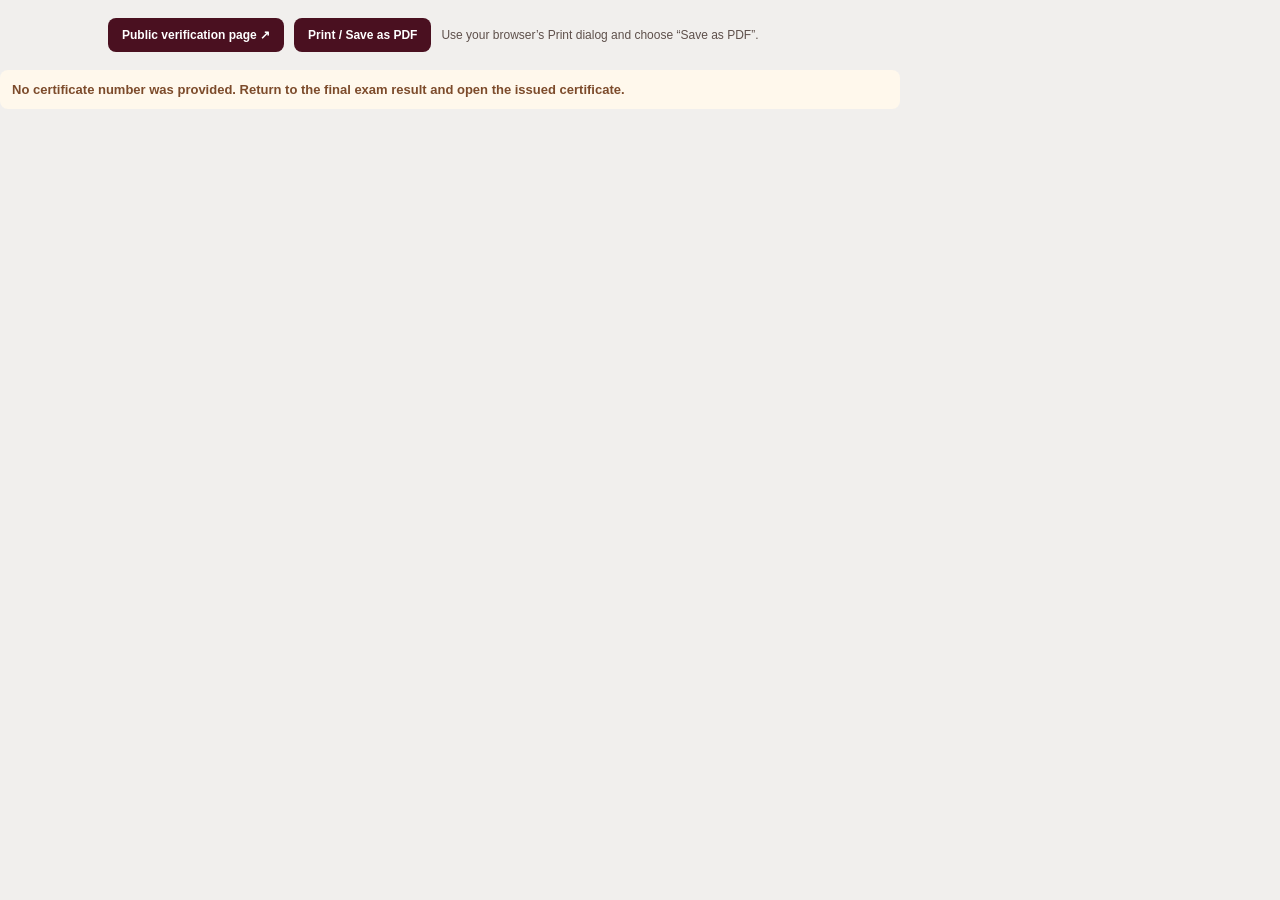
<file: certificate.html>
<!doctype html>
<html lang="en"><head><meta charset="utf-8"><meta name="viewport" content="width=device-width,initial-scale=1"><meta name="theme-color" content="#4A1020"><title>Academy Completion Certificate | NDT Masterclass Academy</title>
<style>
:root{--orange:#C65D24;--maroon:#4A1020;--deep:#2D0A14;--warm:#FFF8F3;--line:#E7D9D1;--muted:#766965}*{box-sizing:border-box}body{margin:0;background:#f1efed;color:#302626;font-family:Georgia,"Times New Roman",serif}.tools{max-width:1100px;margin:18px auto;padding:0 18px;display:flex;gap:10px;flex-wrap:wrap;align-items:center;font-family:Arial,sans-serif}.tools a,.tools button{border:0;border-radius:8px;background:var(--maroon);color:#fff;padding:10px 14px;text-decoration:none;font-size:12px;font-weight:700;cursor:pointer}.tools .hint{font-size:12px;color:#5e504b}.certificate{position:relative;max-width:1100px;min-height:700px;margin:0 auto 30px;padding:26px;background:#fff;box-shadow:0 14px 40px #0001}.frame{height:100%;min-height:640px;border:5px solid var(--maroon);outline:2px solid var(--orange);outline-offset:-13px;padding:46px 56px;display:flex;flex-direction:column;align-items:center;text-align:center;position:relative}.logo{width:56px;height:56px;display:grid;place-items:center;background:var(--orange);color:#fff;border-radius:12px;font:800 18px Arial,sans-serif}.academy{font:800 13px Arial,sans-serif;letter-spacing:2px;color:var(--maroon);text-transform:uppercase;margin-top:12px}.eyebrow{font:700 10px Arial,sans-serif;letter-spacing:3px;color:var(--orange);text-transform:uppercase;margin-top:28px}.title{font-size:clamp(28px,4vw,48px);color:var(--maroon);margin:10px 0 12px}.intro{font-size:15px;color:#6c5a53}.recipient{font-size:clamp(27px,4vw,40px);color:var(--deep);font-style:italic;border-bottom:1px solid #d5b5a4;padding:8px 30px 12px;min-width:55%;margin:8px 0 18px}.course{font-size:22px;color:var(--maroon);font-weight:700;max-width:700px;line-height:1.4}.description{max-width:700px;font:13px/1.8 Arial,sans-serif;color:#5f514b;margin:14px 0 24px}.details{display:flex;justify-content:center;gap:34px;flex-wrap:wrap;margin-top:10px;font:12px/1.7 Arial,sans-serif}.detail b{display:block;color:var(--maroon);font-size:10px;text-transform:uppercase;letter-spacing:1px}.footer{display:flex;align-items:end;justify-content:space-between;gap:18px;width:100%;margin-top:auto;padding-top:32px;font:10px/1.6 Arial,sans-serif;color:#62514b;text-align:left}.signature{border-top:1px solid #9c8c84;padding-top:7px;min-width:170px;text-align:center}.qr{width:96px;height:96px;object-fit:contain}.certno{font-weight:700;color:var(--maroon);word-break:break-word}.status{font:700 13px Arial,sans-serif;margin:16px 0;padding:12px;border-radius:8px;background:#fff8ec;color:#7c4b2b;max-width:900px}.status.valid{background:#eff8f0;color:#28603a}.status.revoked,.status.invalid{background:#fff0f0;color:#8a2525}.hidden{display:none!important}@media(max-width:650px){.certificate{padding:12px;margin:0 8px 20px}.frame{padding:35px 20px;min-height:680px}.footer{align-items:center;flex-direction:column;text-align:center}.signature{min-width:140px}.details{gap:14px}.recipient{min-width:90%;padding-left:0;padding-right:0}}@media print{@page{size:A4 landscape;margin:8mm}body{background:#fff}.tools,.status{display:none!important}.certificate{margin:0;max-width:none;min-height:0;padding:0;box-shadow:none}.frame{min-height:180mm;break-inside:avoid}.footer{margin-top:auto}}
</style></head><body><div class="tools"><a href="./verify-certificate.html" id="verifyLink">Public verification page ↗</a><button id="printButton" disabled>Print / Save as PDF</button><span class="hint">Use your browser’s Print dialog and choose “Save as PDF”.</span></div><div id="status" class="status">Loading certificate record…</div><main id="certificate" class="certificate hidden"><div class="frame"><div class="logo">UT</div><div class="academy">NDT Masterclass Academy</div><div class="eyebrow">Certificate of Course Completion</div><h1 class="title">Certificate of Achievement</h1><p class="intro">This certificate is awarded to</p><div id="recipient" class="recipient"></div><p class="intro">for successful completion of the educational assessment</p><div id="courseTitle" class="course"></div><p class="description">The recipient completed the Academy’s required learning pathway and passed the final theory examination. This record recognises completion of an educational course; it does not constitute external personnel certification or authorization to inspect production components independently.</p><div class="details"><div class="detail"><b>Exam score</b><span id="score"></span></div><div class="detail"><b>Date issued</b><span id="issued"></span></div><div class="detail"><b>Certificate ID</b><span class="certno" id="number"></span></div></div><div class="footer"><div><div class="signature">NDT Masterclass Academy<br>Digital course record</div><p>Verify this record using the QR code or certificate ID.</p></div><img id="qr" class="qr" alt="QR code linking to the public certificate verification page"></div></div></main>
<script src="./supabase-config.js"></script><script>
const statusBox=document.getElementById("status"),certificate=document.getElementById("certificate"),printButton=document.getElementById("printButton");
function showStatus(text,kind){statusBox.textContent=text;statusBox.className="status "+(kind||"");}
async function loadCertificate(){const number=new URLSearchParams(location.search).get("number")||"";const config=window.UT_SUPABASE_CONFIG;if(!number){showStatus("No certificate number was provided. Return to the final exam result and open the issued certificate.");return;}if(!config?.url||!config?.anonKey){showStatus("Certificate verification configuration is unavailable.");return;}try{const response=await fetch(config.url+"/functions/v1/verify-certificate",{method:"POST",headers:{"Content-Type":"application/json","apikey":config.anonKey},body:JSON.stringify({certificate_number:number})});const data=await response.json().catch(()=>({}));if(!response.ok||!data.found){showStatus(data.message||data.error||"No matching certificate was found.","invalid");return;}if(data.status!=="valid"){showStatus("This certificate record has been revoked. It must not be represented as valid.","revoked");return;}document.getElementById("recipient").textContent=data.recipient_name;document.getElementById("courseTitle").textContent=data.course_title;document.getElementById("score").textContent=data.score+"%";document.getElementById("issued").textContent=new Date(data.issued_at).toLocaleDateString();document.getElementById("number").textContent=data.certificate_number;const verifyUrl=location.origin+location.pathname.replace(/certificate\.html$/,"verify-certificate.html")+"?number="+encodeURIComponent(data.certificate_number);document.getElementById("qr").src="https://api.qrserver.com/v1/create-qr-code/?size=180x180&data="+encodeURIComponent(verifyUrl);document.getElementById("verifyLink").href=verifyUrl;certificate.classList.remove("hidden");showStatus("Verified: this Academy certificate is currently valid.","valid");printButton.disabled=false;}catch(e){showStatus("Could not reach the verification service. Please retry later.");}}
printButton.addEventListener("click",()=>window.print());loadCertificate();
</script></body></html>
</file>
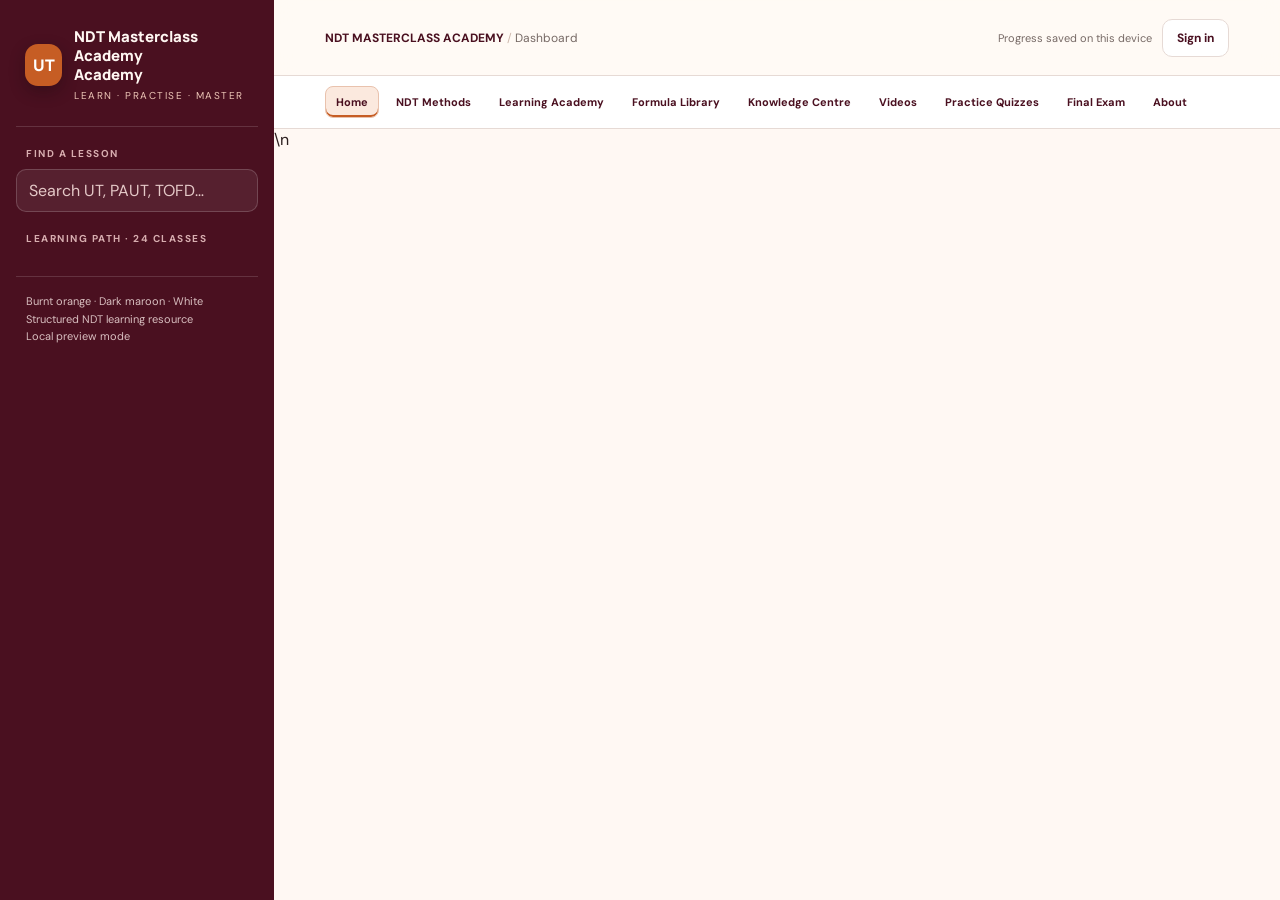
<file: legacy.html>
<!doctype html>
<html lang="en">
<head>
<meta charset="utf-8"><meta name="viewport" content="width=device-width,initial-scale=1">
<meta name="theme-color" content="#4A1020"><meta name="description" content="NDT Masterclass Academy — structured ultrasonic testing learning from foundations to PAUT and TOFD.">
<title>NDT Masterclass Academy</title>
<link rel="preconnect" href="https://fonts.googleapis.com"><link rel="preconnect" href="https://fonts.gstatic.com" crossorigin>
<link href="https://fonts.googleapis.com/css2?family=DM+Sans:wght@400;500;600;700&family=Manrope:wght@400;500;600;700;800&display=swap" rel="stylesheet">
<style>
:root{--brand-orange:#C65D24;--brand-maroon:#4A1020;--brand-white:#FFFFFF;--brand-warm-white:#FFF8F3;--brand-deep-maroon:#2D0A14;--brand-soft-orange:#F4B183;--brand-neutral:#F1F1F1;--maroon:var(--brand-maroon);--maroon2:var(--brand-deep-maroon);--orange:var(--brand-orange);--orange2:var(--brand-soft-orange);--cream:var(--brand-warm-white);--paper:var(--brand-white);--ink:#2D2020;--muted:#766965;--line:#E6DAD5;--soft:#F7EEE8;--green:#28734c;--shadow:0 12px 35px rgba(74,16,32,.08)}
*{box-sizing:border-box}body{margin:0;background:var(--cream);color:var(--ink);font-family:"DM Sans",sans-serif}button,input,textarea{font:inherit}button{cursor:pointer}button:focus-visible,input:focus-visible,textarea:focus-visible{outline:3px solid #e5a184;outline-offset:2px}a{color:var(--orange)}.app{min-height:100vh;display:grid;grid-template-columns:274px minmax(0,1fr)}.sidebar{background:var(--maroon);color:#fff7f2;min-height:100vh;padding:24px 16px;position:sticky;top:0;height:100vh;overflow:auto}.brand{display:flex;align-items:center;gap:12px;padding:4px 9px 24px;border-bottom:1px solid #ffffff24}.brand-mark{width:42px;height:42px;border-radius:13px;background:var(--orange);display:grid;place-items:center;font:800 16px Manrope;color:white;box-shadow:0 6px 16px #16080b55}.brand-name{font:800 15px Manrope;line-height:1.25}.brand-sub{font-size:10px;letter-spacing:1.5px;color:#edc6b7;text-transform:uppercase;margin-top:5px}.side-label{font-size:10px;letter-spacing:1.5px;text-transform:uppercase;color:#d8aeb0;margin:20px 10px 9px;font-weight:700}.search{width:100%;border:1px solid #ffffff2c;background:#ffffff12;color:white;border-radius:10px;padding:10px 12px;outline:none}.search::placeholder{color:#e5c9c8}.phase-list{display:grid;gap:12px}.phase-title{font-size:11px;color:#f7d6c9;font-weight:700;padding:8px 10px 4px;text-transform:uppercase;letter-spacing:.7px}.class-link{display:flex;gap:9px;align-items:flex-start;width:100%;text-align:left;padding:9px 10px;background:transparent;border:0;color:#eddde0;border-radius:9px;font-size:12px;line-height:1.4}.class-link:hover{background:#ffffff10}.class-link.active{background:var(--orange);color:white;font-weight:700}.class-number{font-size:10px;opacity:.7;min-width:19px;padding-top:2px}.side-footer{border-top:1px solid #ffffff24;padding:16px 10px 0;margin-top:22px;font-size:11px;color:#d9bfc0;line-height:1.6}.main{min-width:0}.topbar{height:76px;display:flex;align-items:center;justify-content:space-between;gap:14px;padding:0 clamp(18px,4vw,52px);border-bottom:1px solid var(--line);background:#fffaf5ed;position:sticky;top:0;z-index:5;backdrop-filter:blur(12px)}.crumb{font-size:12px;color:var(--muted)}.crumb b{color:var(--maroon)}.top-actions{display:flex;align-items:center;gap:10px}.user-state{font-size:11px;color:var(--muted);max-width:180px;overflow:hidden;text-overflow:ellipsis;white-space:nowrap}.btn{border:0;border-radius:10px;padding:10px 14px;font-size:12px;font-weight:700;transition:.15s}.btn-primary{background:var(--orange);color:#fff}.btn-primary:hover{background:#9e3f21;transform:translateY(-1px)}.btn-outline{background:white;border:1px solid var(--line);color:var(--maroon)}.btn-outline:hover{background:var(--soft)}.btn-dark{background:var(--maroon);color:white}.content{max-width:1200px;margin:0 auto;padding:32px clamp(18px,4vw,52px) 56px}.hero{background:linear-gradient(120deg,var(--maroon) 0%,#632535 68%,#8b3b2e 100%);border-radius:20px;padding:clamp(24px,4vw,42px);color:white;position:relative;overflow:hidden;box-shadow:var(--shadow)}.hero:after{content:"";position:absolute;width:300px;height:300px;border:1px solid #ffffff1c;border-radius:50%;right:-70px;top:-110px;box-shadow:0 0 0 36px #ffffff08,0 0 0 72px #ffffff05}.eyebrow{font-size:10px;font-weight:700;letter-spacing:2px;text-transform:uppercase;color:#f5b99d}.hero h1{font:800 clamp(27px,4vw,40px)/1.13 Manrope;margin:14px 0 12px;max-width:650px;letter-spacing:-1.3px}.hero p{color:#f3deda;max-width:640px;font-size:14px;line-height:1.75;margin:0}.hero-actions{display:flex;flex-wrap:wrap;gap:10px;margin-top:23px}.hero .btn-outline{background:#ffffff16;color:white;border-color:#ffffff43}.metrics{display:grid;grid-template-columns:repeat(4,minmax(0,1fr));gap:12px;margin:18px 0 28px}.metric{background:white;border:1px solid var(--line);border-radius:14px;padding:17px;box-shadow:0 4px 15px #4a172408}.metric-value{font:800 25px Manrope;color:var(--maroon)}.metric-label{font-size:11px;color:var(--muted);margin-top:5px}.section-head{display:flex;justify-content:space-between;align-items:end;gap:12px;margin:30px 0 15px}.section-head h2{font:800 20px Manrope;color:var(--maroon);margin:0;letter-spacing:-.4px}.section-head p{font-size:12px;color:var(--muted);margin:6px 0 0}.phase-grid{display:grid;grid-template-columns:repeat(2,minmax(0,1fr));gap:14px}.phase-card{background:white;border:1px solid var(--line);border-radius:15px;padding:18px;transition:.18s}.phase-card:hover{transform:translateY(-2px);box-shadow:var(--shadow);border-color:#d7b7a9}.phase-top{display:flex;align-items:start;justify-content:space-between;gap:10px}.phase-num{display:grid;place-items:center;width:36px;height:36px;background:var(--soft);border-radius:11px;color:var(--orange);font:800 12px Manrope}.phase-card h3{font:700 15px Manrope;color:var(--maroon);margin:13px 0 6px}.phase-card p{font-size:12px;line-height:1.6;color:var(--muted);margin:0 0 14px}.phase-progress{height:5px;background:#f2e6df;border-radius:99px;overflow:hidden}.phase-progress span{height:100%;display:block;background:var(--orange);border-radius:99px}.phase-bottom{display:flex;justify-content:space-between;align-items:center;margin-top:10px;font-size:10px;color:var(--muted)}.phase-open{border:0;background:transparent;color:var(--orange);font-weight:700;font-size:11px;padding:0}.lesson-layout{display:grid;grid-template-columns:minmax(0,1fr) 230px;gap:18px;align-items:start}.lesson-main,.lesson-aside{background:white;border:1px solid var(--line);border-radius:16px;padding:clamp(18px,3vw,30px)}.lesson-phase{font-size:10px;color:var(--orange);text-transform:uppercase;letter-spacing:1.5px;font-weight:800}.lesson-title{font:800 clamp(24px,3vw,33px)/1.2 Manrope;color:var(--maroon);margin:10px 0}.lesson-lead{font-size:14px;line-height:1.7;color:var(--muted);border-bottom:1px solid var(--line);padding-bottom:20px}.lesson-block{margin:22px 0}.lesson-block h3{font:800 14px Manrope;color:var(--maroon);margin:0 0 10px}.lesson-block p,.lesson-block li{font-size:13px;line-height:1.8;color:#534440}.lesson-block ul{padding-left:20px;margin:8px 0}.terms{display:flex;flex-wrap:wrap;gap:7px}.term{background:var(--soft);color:#7a392b;border-radius:7px;padding:6px 9px;font-size:10px;font-weight:700}.example{background:#fff5ed;border-left:3px solid var(--orange);padding:14px 16px;border-radius:0 10px 10px 0}.example p{margin:0}.aside-label{font-size:10px;text-transform:uppercase;letter-spacing:1.3px;color:var(--muted);font-weight:800}.aside-num{font:800 28px Manrope;color:var(--maroon);margin:10px 0}.aside-note{font-size:11px;line-height:1.7;color:var(--muted)}.mini-list{display:grid;gap:9px;margin-top:18px}.mini-list div{font-size:11px;display:flex;gap:8px;color:#4b3b38;line-height:1.5}.tick{color:var(--orange);font-weight:800}.lesson-actions{display:flex;gap:10px;flex-wrap:wrap;border-top:1px solid var(--line);padding-top:18px;margin-top:25px}.quiz{background:#fff8f2;border:1px solid #ead4c6;border-radius:14px;padding:18px;margin-top:20px}.quiz h3{font:800 16px Manrope;color:var(--maroon);margin:0 0 4px}.quiz-intro{font-size:11px;color:var(--muted);margin:0 0 15px}.question{padding:13px 0;border-top:1px solid #eadbd3}.question-title{font-size:12px;font-weight:700;line-height:1.6;margin:0 0 9px}.option{display:flex;gap:8px;align-items:flex-start;font-size:12px;line-height:1.5;padding:6px 8px;border-radius:8px;cursor:pointer}.option:hover{background:#f4e7df}.option input{accent-color:var(--orange);margin-top:3px}.feedback{font-size:11px;margin:8px 0 0;font-weight:700}.feedback.good{color:var(--green)}.feedback.bad{color:#a53632}.quiz-result{padding:12px;border-radius:9px;background:#fff;border:1px solid var(--line);font-size:12px;line-height:1.6;margin-top:10px}.notes{width:100%;border:1px solid var(--line);border-radius:10px;padding:10px;font-size:12px;min-height:100px;resize:vertical;color:var(--ink)}.notice{font-size:11px;line-height:1.7;color:#7a5c4f;background:#fff4e8;padding:13px 15px;border-radius:10px;border:1px solid #edd6c3;margin-top:22px}.empty{background:white;border:1px dashed #ddc3b5;padding:24px;border-radius:14px;color:var(--muted);font-size:13px;text-align:center}.modal-backdrop{position:fixed;inset:0;background:#1d0a10a8;display:none;align-items:center;justify-content:center;padding:18px;z-index:20}.modal-backdrop.open{display:flex}.modal{width:min(100%,440px);background:var(--cream);border-radius:18px;padding:26px;box-shadow:0 24px 80px #14050966}.modal-header{display:flex;justify-content:space-between;gap:12px;align-items:start}.modal h2{font:800 22px Manrope;color:var(--maroon);margin:0 0 7px}.modal p{font-size:12px;line-height:1.6;color:var(--muted);margin:0 0 17px}.close{background:transparent;border:0;font-size:22px;color:var(--muted)}.field{display:grid;gap:6px;margin:12px 0}.field label{font-size:11px;font-weight:700;color:var(--maroon)}.field input{width:100%;padding:11px;border:1px solid var(--line);background:#fff;border-radius:9px}.auth-msg{font-size:12px;line-height:1.6;margin:12px 0;padding:10px;border-radius:8px;background:#f8eadf;color:#673b2d;display:none}.auth-switch{border:0;background:transparent;color:var(--orange);font-size:11px;font-weight:700;padding:10px 0}.mobile-menu{display:none}.footer{border-top:1px solid var(--line);padding-top:20px;margin-top:36px;color:#8b7770;font-size:10px;line-height:1.7}.hidden{display:none!important}
.academy-nav{display:flex;align-items:center;gap:6px;padding:10px clamp(18px,4vw,52px);background:var(--paper);border-bottom:1px solid var(--line);overflow-x:auto;white-space:nowrap;scrollbar-width:thin}
.academy-nav button{flex:0 0 auto;border:1px solid transparent;border-radius:8px;padding:8px 10px;background:transparent;color:var(--maroon);font-size:11px;font-weight:700}
.academy-nav button:hover,.academy-nav button[aria-current="page"]{background:#FBE9DE;color:var(--maroon);border-color:#E9C2AD}
.academy-nav button[aria-current="page"]{box-shadow:inset 0 -2px 0 var(--orange)}
@media(max-width:900px){.app{grid-template-columns:1fr}.sidebar{position:fixed;z-index:10;top:0;bottom:0;left:0;width:290px;transform:translateX(-105%);transition:.2s;box-shadow:15px 0 30px #0002}.sidebar.open{transform:translateX(0)}.mobile-menu{display:inline-flex}.topbar{height:66px}.metrics{grid-template-columns:repeat(2,minmax(0,1fr))}.lesson-layout{grid-template-columns:1fr}.lesson-aside{order:-1}.aside-num{font-size:22px}.aside-num,.aside-note{display:inline}.phase-grid{grid-template-columns:1fr}}
@media(min-width:901px){.sidebar{transform:none!important}}@media(max-width:460px){.topbar{padding:0 13px}.content{padding:20px 13px 40px}.user-state{display:none}.metrics{gap:8px}.metric{padding:13px}.metric-value{font-size:22px}.hero{border-radius:15px}.hero h1{letter-spacing:-.7px}.brand{padding-bottom:17px}}

/* Premium homepage refresh */
.home-hero{display:grid;grid-template-columns:minmax(0,1.12fr) minmax(260px,.88fr);gap:24px;align-items:center;min-height:360px;padding:clamp(26px,4vw,48px);background:radial-gradient(circle at 84% 18%,#9b4d3c 0,transparent 32%),linear-gradient(125deg,#2D0A14 0%,#4A1020 57%,#6a2b31 100%);border-radius:22px;color:white;position:relative;overflow:hidden;box-shadow:0 18px 48px #4a10201c}
.home-hero:before{content:"";position:absolute;inset:0;background:linear-gradient(90deg,#2d0a14a8,transparent 78%);pointer-events:none}
.home-copy,.hero-art{position:relative;z-index:1}.home-eyebrow{display:inline-flex;gap:8px;align-items:center;font-size:10px;letter-spacing:1.8px;text-transform:uppercase;color:#ffc7a7;font-weight:800}.home-eyebrow:before{content:"";width:24px;height:2px;background:#C65D24}.home-hero h1{font:800 clamp(31px,4.2vw,48px)/1.08 Manrope,sans-serif;letter-spacing:-1.8px;margin:17px 0 15px;max-width:600px}.home-hero h1 span{color:#F4B183}.home-hero p{font-size:14px;line-height:1.85;color:#f2dfe0;max-width:580px;margin:0}.home-actions{display:flex;gap:10px;flex-wrap:wrap;margin-top:25px}.home-hero .btn-outline{background:#ffffff12;border-color:#ffffff44;color:white}.hero-art{width:100%;max-width:440px;justify-self:end}.hero-art svg{display:block;width:100%;height:auto;filter:drop-shadow(0 15px 30px #15070b55)}.home-search{display:flex;align-items:center;gap:10px;background:#fff;border:1px solid #ead8ce;border-radius:13px;padding:8px 10px;margin:20px 0 0;max-width:620px;box-shadow:0 7px 22px #1d090c16}.home-search .search-icon{font-size:18px;color:#9b766a;padding:0 4px}.home-search input{border:0;outline:0;min-width:0;flex:1;padding:8px 2px;color:#2D2020;font-size:12px;background:transparent}.home-search input:focus-visible{outline:0}.home-search button{flex:0 0 auto}.home-trust{display:flex;flex-wrap:wrap;gap:14px;margin-top:17px;color:#f2d9d7;font-size:10px}.home-trust span{display:flex;align-items:center;gap:6px}.home-trust b{color:#F4B183;font-size:13px}.home-quicklinks{display:grid;grid-template-columns:repeat(4,minmax(0,1fr));gap:12px;margin:16px 0 28px}.quicklink{display:flex;align-items:center;gap:11px;background:white;border:1px solid var(--line);border-radius:13px;padding:15px;text-align:left;color:var(--maroon);transition:.18s;min-width:0}.quicklink:hover{transform:translateY(-2px);border-color:#d6a38a;box-shadow:var(--shadow)}.quick-icon{display:grid;place-items:center;width:38px;height:38px;flex:0 0 38px;background:#f9e9df;border-radius:11px;color:var(--orange);font-size:18px}.quicklink strong{display:block;font:800 12px Manrope}.quicklink small{display:block;font-size:10px;color:var(--muted);margin-top:4px;line-height:1.45}.home-section{margin:34px 0}.home-section-head{display:flex;align-items:end;justify-content:space-between;gap:16px;margin-bottom:16px}.home-section-head h2{font:800 clamp(19px,2.4vw,24px) Manrope;color:var(--maroon);margin:0;letter-spacing:-.6px}.home-section-head p{font-size:12px;color:var(--muted);margin:7px 0 0;line-height:1.6}.text-action{border:0;background:transparent;color:var(--orange);font-weight:800;font-size:11px;white-space:nowrap;padding:8px 0}.home-methods{display:grid;grid-template-columns:repeat(4,minmax(0,1fr));gap:13px}.home-method{background:white;border:1px solid var(--line);border-radius:15px;padding:17px;min-height:170px;display:flex;flex-direction:column;transition:.18s}.home-method:hover{transform:translateY(-2px);box-shadow:var(--shadow);border-color:#dfb9a6}.method-symbol{height:42px;width:42px;display:grid;place-items:center;border-radius:12px;background:#f9e9df;color:var(--orange);font-size:21px}.home-method h3{font:800 13px Manrope;color:var(--maroon);margin:14px 0 6px}.home-method p{font-size:11px;line-height:1.65;color:var(--muted);margin:0 0 13px;flex:1}.home-method button{border:0;background:transparent;text-align:left;padding:0;color:var(--orange);font-size:11px;font-weight:800}.home-feature-grid{display:grid;grid-template-columns:1.05fr .95fr;gap:14px}.home-feature{border:1px solid var(--line);background:#fff;border-radius:16px;padding:22px;min-width:0}.home-feature.formula-feature{background:linear-gradient(145deg,#fff 0%,#fff5ed 100%)}.feature-kicker{font-size:10px;text-transform:uppercase;letter-spacing:1.5px;font-weight:800;color:var(--orange)}.home-feature h3{font:800 20px Manrope;color:var(--maroon);margin:9px 0}.home-feature>p{font-size:12px;line-height:1.75;color:var(--muted);margin:0 0 17px}.formula-preview{background:#fff;border:1px solid #ead7ca;border-radius:12px;padding:13px 15px;margin:10px 0;display:flex;align-items:center;justify-content:space-between;gap:12px}.formula-preview strong{font:700 13px Manrope;color:var(--maroon)}.formula-preview code{font:600 14px ui-monospace,SFMono-Regular,monospace;color:#9c4825;white-space:nowrap}.pathway-list{display:grid;gap:10px}.pathway-row{display:grid;grid-template-columns:40px 1fr auto;gap:12px;align-items:center;padding:13px;background:#fff;border:1px solid var(--line);border-radius:12px}.pathway-number{display:grid;place-items:center;width:38px;height:38px;border-radius:11px;background:#f9e9df;color:var(--orange);font:800 12px Manrope}.pathway-row h4{font:800 12px Manrope;color:var(--maroon);margin:0 0 4px}.pathway-row p{font-size:10px;line-height:1.5;color:var(--muted);margin:0}.pathway-row button{border:0;background:transparent;color:var(--orange);font-size:11px;font-weight:800}.media-panel{display:grid;grid-template-columns:190px minmax(0,1fr);gap:17px;align-items:center;background:#2D0A14;color:white;border-radius:16px;padding:20px}.media-art{border-radius:12px;overflow:hidden;background:#5a2230;aspect-ratio:4/3;display:grid;place-items:center}.media-art svg{width:100%;height:100%}.media-panel h3{font:800 17px Manrope;margin:8px 0}.media-panel p{font-size:11px;line-height:1.7;color:#efd9d9;margin:0 0 12px}.media-panel a{color:#ffc09c;font-size:11px;font-weight:800}.home-note{border:1px solid #ead5c5;background:#fff4e9;border-radius:12px;padding:14px 16px;font-size:11px;line-height:1.75;color:#785d50;margin-top:24px}
@media(max-width:1050px){.home-methods{grid-template-columns:repeat(2,minmax(0,1fr))}.home-quicklinks{grid-template-columns:repeat(2,minmax(0,1fr))}.home-hero{grid-template-columns:1fr .8fr}.hero-art{max-width:330px}}
@media(max-width:700px){.home-hero{grid-template-columns:1fr;padding:25px 21px;min-height:auto}.hero-art{max-width:280px;justify-self:center;margin-top:5px}.home-hero h1{font-size:34px;letter-spacing:-1.1px}.home-feature-grid{grid-template-columns:1fr}.home-section-head{align-items:start}.media-panel{grid-template-columns:1fr}.media-art{max-width:300px;width:100%}}
@media(max-width:430px){.home-quicklinks{gap:8px}.quicklink{padding:11px;gap:8px}.quick-icon{width:32px;height:32px;flex-basis:32px}.quicklink strong{font-size:11px}.home-methods{grid-template-columns:1fr}.home-method{min-height:0}.formula-preview{align-items:flex-start;flex-direction:column;gap:6px}.pathway-row{grid-template-columns:36px 1fr}.pathway-row button{grid-column:2;text-align:left;padding:0}.home-search button{padding:10px}}

</style>
</head>
<body>
<div class="app">
<aside class="sidebar" id="sidebar">
<div class="brand"><div class="brand-mark">UT</div><div><div class="brand-name">NDT Masterclass Academy<br>Academy</div><div class="brand-sub">Learn · Practise · Master</div></div></div>
<div class="side-label">Find a lesson</div><input class="search" id="search" type="search" placeholder="Search UT, PAUT, TOFD…" aria-label="Search lessons">
<div class="side-label">Learning path · 24 classes</div><nav id="courseNav" class="phase-list"></nav>
<div class="side-footer">Burnt orange · Dark maroon · White<br>Structured NDT learning resource<br><span id="cloudStatus">Local preview mode</span></div>
</aside>
<main class="main">
<header class="topbar"><div style="display:flex;align-items:center;gap:12px"><button class="btn btn-outline mobile-menu" id="menuBtn" aria-label="Open course menu">☰</button><div class="crumb"><b>NDT MASTERCLASS ACADEMY</b> <span style="color:#cdb8ad">/</span> <span id="crumbPage">Dashboard</span></div></div><div class="top-actions"><span id="userState" class="user-state">Progress saved on this device</span><button class="btn btn-outline" id="authBtn">Sign in</button></div></header>
<nav class="academy-nav" id="academyNav" aria-label="Main navigation"><button data-section="home" aria-current="page">Home</button><button data-section="methods">NDT Methods</button><button data-section="academy">Learning Academy</button><button data-section="formulas">Formula Library</button><button data-section="knowledge">Knowledge Centre</button><button data-section="videos">Videos</button><button data-section="quizzes">Practice Quizzes</button><button data-section="final-exam">Final Exam</button><button data-section="about">About</button></nav>\n<div class="content" id="page"></div>
</main>
</div>
<div class="modal-backdrop" id="authModal" role="dialog" aria-modal="true" aria-labelledby="authTitle">
<div class="modal"><div class="modal-header"><div><h2 id="authTitle">Welcome back</h2><p id="authSubtitle">Sign in to sync your course progress.</p></div><button class="close" id="closeModal" aria-label="Close">×</button></div>
<div class="field" id="authNameField"><label for="authName">Full name</label><input id="authName" autocomplete="name" placeholder="Your full name"></div>\n<div class="field hidden" id="authCategoryField"><label for="authCategory">Professional category</label><select id="authCategory" class="formula-control"><option value="Working Professional">Working professional</option><option value="Student">Student</option><option value="Other">Other</option></select></div>\n<div class="field hidden" id="authDobField"><label for="authDob">Date of birth</label><input id="authDob" type="date" autocomplete="bday"></div>
<div class="field"><label for="authEmail">Email address</label><input id="authEmail" type="email" autocomplete="email" placeholder="you@example.com" required></div>
<div class="field"><label for="authPassword">Password</label><input id="authPassword" type="password" autocomplete="current-password" minlength="8" placeholder="At least 8 characters" required></div>
<div id="authMsg" class="auth-msg" role="status"></div><button class="btn btn-primary" id="submitAuth" style="width:100%">Sign in</button><button class="auth-switch" id="switchAuth">New here? Create an account</button><button class="auth-switch" id="resetPassword" style="display:block">Forgot password?</button><p style="margin:8px 0 0;font-size:10px">Email verification depends on your Supabase Auth settings. Phone OTP can be added after an SMS provider is configured.</p>
</div></div>
<script src="./supabase-config.js"></script>
<script type="module">
import { createClient } from "https://esm.sh/@supabase/supabase-js@2";
const courses = [
{phase:"Phase 1 · Foundations",title:"UT Foundations",description:"Build the physics and NDT vocabulary needed for reliable ultrasonic inspection.",classes:[
{title:"Introduction to NDT and the UT signal chain",focus:"Understand the inspection chain from pulser and probe through the material to the displayed response.",objective:"Explain the purpose of NDT and trace a UT measurement from instrument settings to interpretation.",prereq:"No prior UT experience required.",notes:["Non-destructive testing evaluates a component without intentionally damaging it. An indication is an observed response; its significance must be evaluated against the applicable procedure and acceptance criteria.","A conventional UT chain includes the instrument/pulser-receiver, cable, probe, coupling path, inspected material, returning signal and display. Each link can affect repeatability."],terms:["NDT","indication","probe","couplant","A-scan"],example:"Sketch the signal path as instrument → probe → coupling path → component → returning response → display → qualified interpretation. Record equipment, calibration and procedure references.",task:"Draw and label the signal chain for a simple inspection. Mark at least four variables that should be held stable.",pitfall:"Calling every displayed echo a defect; ignoring coupling, geometry, calibration or equipment setup.",source:"Introduction to Ultrasound materials supplied for this course; verify the applicable slide/page reference before publication.",question:"Which statement best describes an indication?",answer:"An observed response that must be evaluated",wrong:["Automatic proof of a rejectable flaw","A value that needs no procedure context","Always a measurement of flaw size"]},
{title:"Oscillation, frequency, period and amplitude",focus:"Relate basic waveform properties to the way an ultrasonic signal is described.",objective:"Define frequency, period and amplitude and explain why probe frequency is an inspection variable.",prereq:"Class 1: UT signal chain.",notes:["Frequency describes cycles per second and is expressed in hertz. Period is the time for one cycle; frequency and period are reciprocals.","Amplitude describes signal magnitude on the display. Probe frequency influences wavelength and often affects penetration and resolution trade-offs, but no single frequency is best for every material and inspection."],terms:["frequency","period","amplitude","MHz","pulse"],example:"For a periodic signal, T = 1/f. Keep units consistent: frequency in hertz gives period in seconds.",task:"Write a one-paragraph comparison of two hypothetical probes with different frequencies and list what else must be considered before selecting one.",pitfall:"Choosing a probe based only on frequency or treating display amplitude as a complete flaw-size measurement.",source:"Introduction to Ultrasound source materials; supplement only with an instructor-reviewed reference.",question:"For a periodic signal, how are frequency and period related?",answer:"They are reciprocals: T = 1/f",wrong:["They are always equal","Both are measured in decibels","They are unrelated"]},
{title:"Sound velocity, wavelength and time of flight",focus:"Use wave velocity, frequency and travel time with explicit units and assumptions.",objective:"Explain v = fλ and identify the information needed to convert time of flight to a path or depth.",prereq:"Class 2: frequency and period.",notes:["For a wave, velocity equals frequency multiplied by wavelength. The velocity depends on the propagation medium and wave mode.","Time-of-flight interpretation must use the correct material velocity, path model and timing reference. A water path and a material path must not be confused."],terms:["velocity","wavelength","TOF","path length","material velocity"],example:"Use v = fλ after converting frequency to hertz and ensuring wavelength and velocity units are compatible. For depth from round-trip time, the path and pulse-echo assumptions must be stated.",task:"Solve a wavelength exercise with supplied velocity/frequency values and write all conversions. Label every assumption.",pitfall:"Using water velocity to calculate material depth, or forgetting that pulse-echo travel can include a round trip.",source:"Introduction to Ultrasound materials; numerical constants must come from the supplied source or approved procedure.",question:"Before converting a measured TOF into depth, what must be known?",answer:"The applicable velocity, path model and timing reference",wrong:["Only the display colour","Only the probe brand","Only the operator's preferred gain"]},
{title:"Longitudinal, shear and surface waves",focus:"Distinguish common wave modes and recognise mode conversion at boundaries.",objective:"Describe longitudinal, shear and surface-wave particle motion and identify why mode choice matters.",prereq:"Class 3: velocity and wavelength.",notes:["Wave modes differ in particle-motion direction and propagation behaviour. Their availability and velocity depend on the material and boundary conditions.","At an interface, reflection, refraction and mode conversion may occur. Actual probe arrangements and angles must follow the applicable procedure and component geometry."],terms:["longitudinal wave","shear wave","surface wave","mode conversion","refracted angle"],example:"Draw simple propagation arrows for a longitudinal and a shear wave; mark the incident interface, reflected path and any possible converted mode.",task:"Create a one-page wave-mode comparison and add one question to ask before selecting a mode for a real inspection.",pitfall:"Assuming every echo comes from the intended wave mode or using a sketch as a substitute for procedure-based setup.",source:"Introduction to Ultrasound materials; confirm any equations/angles against the relevant source.",question:"What can occur when an ultrasonic wave meets a material interface?",answer:"Reflection, refraction and sometimes mode conversion",wrong:["Only absorption in every case","No interaction at all","Automatic rejection of the component"]},
{title:"Acoustic impedance, reflection and refraction",focus:"Understand why boundaries affect transmitted and reflected ultrasonic energy.",objective:"Define acoustic impedance conceptually and explain why coupling and boundary conditions matter.",prereq:"Class 4: wave modes.",notes:["Acoustic impedance is related to material density and wave velocity. Differences in impedance across a boundary affect how energy is reflected and transmitted.","Couplant helps transfer energy across the probe-to-component interface. Surface condition, couplant continuity and geometry can change a response and should be controlled."],terms:["acoustic impedance","reflection","transmission","refraction","couplant"],example:"Draw two layers with an interface. Show the incident wave, reflected wave and transmitted wave, and annotate that energy distribution depends on material properties and angle.",task:"List five setup conditions that can change coupling or boundary response and describe how to record them.",pitfall:"Treating every low-amplitude response as a material flaw rather than checking coupling and setup first.",source:"Introduction to Ultrasound materials.",question:"Why is couplant used in contact UT?",answer:"To improve acoustic energy transfer across the probe/component interface",wrong:["To change the acceptance standard","To remove the need for calibration","To guarantee a flaw-size measurement"]},
{title:"Sound beam, attenuation and resolution",focus:"Connect beam behaviour and signal loss to practical limits of an inspection.",objective:"Explain attenuation, beam spread and resolution at an introductory level.",prereq:"Class 5: boundary interactions.",notes:["Ultrasonic beams have spatial structure and can spread. Material scattering, absorption, path length and geometry can reduce signal amplitude.","Resolution describes the ability to distinguish responses that are close together. Gain can make signals more visible but does not restore information lost through noise or poor resolution."],terms:["beam spread","attenuation","resolution","noise","sensitivity"],example:"When investigating a weak response, separate instrument settings from physical causes: coupling, path, probe condition, material structure, geometry and noise.",task:"Create a troubleshooting checklist for an unexpectedly weak or broad response; state which checks must follow the approved procedure.",pitfall:"Increasing gain indefinitely or assuming a stronger displayed signal proves better inspection quality.",source:"Introduction to Ultrasound materials.",question:"What does increasing display gain do by itself?",answer:"It increases displayed signal amplitude but does not necessarily improve physical signal-to-noise ratio",wrong:["It repairs the probe","It guarantees better resolution","It changes the material's acoustic velocity"]}]},
{phase:"Phase 2 · Conventional UT",title:"Conventional UT",description:"Learn equipment, A-scan interpretation, calibration, scan planning and indication evaluation.",classes:[
{title:"UT instruments, probes, cables and signal chain",focus:"Recognise the main hardware and setup variables in conventional ultrasonic inspection.",objective:"Identify key instrument/probe components and list settings needed for repeatability.",prereq:"Foundations 1–6.",notes:["The probe converts electrical energy to ultrasonic energy and returning energy to a signal. Instrument configuration, cable condition, probe selection and contact conditions contribute to the measured response.","Record the equipment, probe identification, calibration status, settings and procedure reference needed to reproduce the inspection."],terms:["pulser/receiver","transducer","cable","range","gain"],example:"Prepare an equipment log with instrument/probe IDs, frequency, range, gain, calibration reference, coupling method and procedure revision.",task:"Label a photograph or schematic of a UT instrument and probe. Build a pre-use inspection checklist.",pitfall:"Changing settings without recording them or assuming another probe will reproduce the same response.",source:"TCS-45 and supplied UT fundamentals materials.",question:"Which record best supports repeatability?",answer:"Equipment and probe IDs, settings, calibration, procedure and coverage",wrong:["Only the operator's name","A screenshot with no setup details","Only the highest signal amplitude"]},
{title:"A-scan, time of flight and depth",focus:"Read a basic A-scan and separate observation from interpretation.",objective:"Identify time/base, amplitude and possible signal families while recognising that echo origin needs evaluation.",prereq:"Class 7: instrument and probe.",notes:["An A-scan plots signal amplitude against time or sound path according to the instrument setup. The initial pulse, reflector responses and backwall response may provide useful context.","Echo position is not automatically component depth. Velocity, sound path, probe index/angle, geometry and calibration determine the correct interpretation."],terms:["A-scan","time base","initial pulse","backwall","reflector"],example:"Annotate an A-scan as observed data: signal position, amplitude, settings and likely signal family. Mark uncertain assignments as tentative.",task:"Label a supplied or simulated A-scan, then list at least three alternative causes for an extra echo.",pitfall:"Calling an echo a defect without checking geometry, calibration, mode, coupling and scan context.",source:"UT fundamentals and TCS-45 supplied materials.",question:"What does an A-scan normally plot?",answer:"Signal amplitude against time or sound path",wrong:["Only a 3D surface model","Temperature against time","The acceptance code alone"]},
{title:"Calibration and reference blocks",focus:"Understand the purpose of calibration and the role of reference reflectors.",objective:"Describe calibration evidence and why reference setups must match the inspection requirements.",prereq:"Class 8: A-scan and TOF.",notes:["Calibration establishes the instrument response and measurement basis needed for a stated inspection configuration. A reference block and reflector are chosen according to the approved procedure and requirements.","Record the reference block, reflector, material/velocity assumptions, range, sensitivity settings, calibration checks and any required verification. Do not invent acceptance thresholds."],terms:["calibration","reference block","reference reflector","verification","procedure"],example:"Write a traceable calibration record using a provided training example. Leave unknown values marked 'not provided' rather than guessing.",task:"Complete a mock calibration sheet and identify which fields require confirmation from the approved written procedure.",pitfall:"Copying a previous calibration without verifying the present setup or confusing calibration with acceptance evaluation.",source:"TCS-45 and UT fundamentals source materials.",question:"What should determine the calibration method used for a real inspection?",answer:"The applicable approved procedure and inspection requirements",wrong:["An arbitrary internet example","The operator's preferred shortcut","A fixed method regardless of material and geometry"]},
{title:"Gain, decibels, DAC, DGS/AVG and TCG",focus:"Understand common sensitivity and amplitude-correction terms used in UT equipment.",objective:"Explain these concepts at an introductory level and distinguish a setting change from a material change.",prereq:"Classes 8–9: A-scan and calibration.",notes:["Gain changes displayed sensitivity. DAC, DGS/AVG and TCG are different approaches used in evaluation or time-dependent correction depending on instrument, procedure and method.","Use the definitions and implementation from the supplied source/procedure. Do not treat these terms as interchangeable or infer acceptance criteria from a display alone."],terms:["gain","dB","DAC","DGS/AVG","TCG"],example:"Compare two training screen captures and state which settings changed, what was normalised, and what still requires procedure-based interpretation.",task:"Make a glossary for gain, dB, DAC, DGS/AVG and TCG. Ask a qualified instructor to verify each definition against your instrument/procedure.",pitfall:"Assuming a gain increase improves physical SNR or treating DAC, TCG and DGS as identical.",source:"TCS-45 and supplied UT materials; confirm instrument-specific behaviour.",question:"What is the safest interpretation of DAC, DGS/AVG and TCG?",answer:"Distinct methods/terms whose use must follow the method and procedure",wrong:["Three names for exactly the same setting","Automatic substitutes for calibration","Universal acceptance standards"]},
{title:"Pulse-echo versus through-transmission",focus:"Compare the signal paths and limitations of two UT arrangements.",objective:"Draw both arrangements and describe what each can and cannot establish.",prereq:"Class 9: calibration.",notes:["Pulse-echo uses the returning signal path to produce an echo response. Through-transmission evaluates energy received on the opposite side of the component relative to the setup.","Method choice depends on access, geometry, inspection objective, required coverage and procedure. Loss of transmitted energy may indicate a change but does not necessarily locate depth as directly as pulse-echo."],terms:["pulse-echo","through-transmission","transmitter","receiver","transmission loss"],example:"Draw one-side pulse-echo and opposite-side through-transmission arrangements. Label probe positions and the measured response.",task:"Build a comparison table covering access, output, location information and limitations.",pitfall:"Assuming one technique replaces the other for every inspection question.",source:"UT fundamentals and TCS-45 supplied materials.",question:"Which statement best describes through-transmission?",answer:"It measures energy transmitted to a receiving probe on the opposite side",wrong:["It always gives direct depth from a single echo","It never requires coupling","It automatically classifies acceptance"]},
{title:"Scan planning, indexing, coverage and C-scan",focus:"Plan a reproducible scan path and understand how measurements can become a plan-view map.",objective:"Specify scan direction, index, coverage and data-recording needs.",prereq:"Classes 7–11: setup and signal interpretation.",notes:["Scan planning describes how the inspection surface/volume is covered and how positions are recorded. Indexing, overlap, encoder calibration and access limitations affect coverage.","A C-scan presents responses mapped across positions; it depends on sound acquisition, correct position tracking, consistent coupling and the chosen data gates/settings."],terms:["scan plan","indexing","coverage","encoder","C-scan"],example:"On a simple rectangular part, mark scan direction, index direction, start/end points, overlap intent and inaccessible zones.",task:"Create a one-page scan plan, then ask a qualified reviewer to identify coverage gaps.",pitfall:"Assuming a visually complete map proves full volumetric coverage or ignoring encoder and position errors.",source:"Supplied immersion/automation and UT materials.",question:"What should a scan plan make clear?",answer:"Path, direction, index, intended coverage and recording requirements",wrong:["Only the preferred colour palette","Only the final score","Only the nominal part dimensions"]},
{title:"Indications, noise and geometric signals",focus:"Reason through alternative explanations before classifying a signal.",objective:"Separate observations from interpretations and record uncertainty correctly.",prereq:"Classes 8–12: signals and scan planning.",notes:["Responses may arise from material discontinuities, geometry, mode conversion, coupling changes, surface condition, noise or setup problems. Context across position, path and repeat scans can help discriminate candidates.","Record the observation and evidence. If uncertain, follow the written procedure and escalate to the designated responsible examiner; do not guess an acceptance decision."],terms:["indication","noise","geometry echo","evaluation","uncertainty"],example:"For a hypothetical extra echo, list plausible causes and the evidence required to support or exclude each before any disposition.",task:"Complete an observation-versus-interpretation worksheet for three example signals.",pitfall:"Calling every echo a flaw or dismissing a response as noise without evidence.",source:"UT fundamentals and TCS-45 supplied materials.",question:"How should an uncertain indication be handled?",answer:"Document it, verify using the approved procedure and escalate if unresolved",wrong:["Ignore it without recording","Change settings until it disappears","Declare acceptance without evidence"]}]},
{phase:"Phase 3 · Immersion & automation",title:"Immersion and automation",description:"Study water-path coupling, squirter stability, motion control and C-scan repeatability.",classes:[
{title:"Immersion and squirter UT",focus:"Understand water-path coupling and major variables in automated immersion/squirter acquisition.",objective:"Describe how water path, nozzle/probe position, flow, alignment, encoders and cleanliness influence repeatability.",prereq:"Conventional UT and C-scan basics.",notes:["Immersion and squirter systems use a water path to couple sound into the component. The acoustic path includes water and material; settings must account for each medium in the correct sequence.","Automation adds mechanical variables: robot/tool geometry, probe/nozzle position, water flow, tubing/cable routing, encoder behaviour and fixture alignment. These must be monitored using the approved setup and safety procedures."],terms:["water path","squirter","laminar flow","encoder","immersion","water knife"],example:"Make a setup record covering probe/nozzle identification, water path, flow state, sample fixture, scan velocity, indexing, encoder calibration and data gates.",task:"Under qualified supervision, complete an observation log for a training scan and note any repeatability issues without changing parameters outside the procedure.",pitfall:"Mixing water-path and material velocity, ignoring flow disturbances, or adjusting robot/nozzle geometry without a controlled record.",source:"Supplied immersion/automation and VIPUS-related notes; verify exact machine-specific steps before use.",question:"Which added variable is especially important in squirter UT?",answer:"Water-path and flow stability plus mechanical/encoder positioning",wrong:["Only the computer wallpaper","Only the operator's preferred colour scale","Ignoring nozzle position because the robot repeats motion"]}]},
{phase:"Phase 4 · Advanced UT",title:"Advanced methods",description:"Choose methods by inspection objective and understand reconstruction concepts.",classes:[
{title:"Advanced UT method selection",focus:"Compare conventional UT, PAUT, TOFD and reconstruction approaches by the inspection question they answer.",objective:"Select a candidate method for a stated training scenario and explain assumptions and limitations.",prereq:"Conventional UT fundamentals.",notes:["Advanced techniques provide different forms of evidence and have different sensitivity, coverage, interpretation and setup constraints. A method is selected against requirements, material, geometry, access and qualified procedures.","A method overview is not itself an inspection procedure. When more than one technique is needed, the combined plan should define which question each method addresses."],terms:["method selection","coverage","sensitivity","procedure","limitation"],example:"For each hypothetical component, state the inspection objective, access, geometry, likely candidate method and information still required before approval.",task:"Complete a method-selection matrix for three training scenarios and ask a reviewer to challenge each assumption.",pitfall:"Selecting a technique because it is available rather than because it answers the required inspection question.",source:"Advanced Methods in UT, PAUT and TOFD supplied materials.",question:"What should drive UT method selection?",answer:"Inspection objective, component, access, procedure and method limitations",wrong:["Only which instrument is nearby","The newest method in every case","A preference for a particular display"]},
{title:"SAFT and reconstruction concepts",focus:"Understand at a conceptual level how scan data can be combined to create a spatial representation.",objective:"Explain reconstruction as data processing and identify why it still requires validation.",prereq:"A-scan and scan-position basics.",notes:["SAFT and related reconstruction approaches use measured responses and positional information to form a spatial representation. The output depends on the acquisition data, assumptions, model and processing.","A reconstructed image is not automatically a verified flaw size or an acceptance decision. Calibration, validation and method-specific limitations remain important."],terms:["SAFT","reconstruction","scan position","data quality","validation"],example:"Sketch several scan positions and the responses combined in a reconstruction. Label what is measured and what is inferred by processing.",task:"Annotate a reconstruction schematic with data inputs, assumptions, processing step and required validation.",pitfall:"Treating a visually clearer reconstruction as proof that all uncertainties have been removed.",source:"Advanced Methods in UT supplied presentation.",question:"What is essential before using a reconstruction for a real acceptance decision?",answer:"Method-specific validation and review under the approved procedure",wrong:["Only a visually sharp display","Skipping calibration because processing is advanced","Treating the reconstruction as a certification"]}]},
{phase:"Phase 5 · PAUT",title:"Phased Array UT",description:"Learn array geometry, beamforming, focal laws and PAUT scan design.",classes:[
{title:"Array elements, pitch, aperture and probe configuration",focus:"Identify array elements and the configuration factors that affect the generated beam.",objective:"Label an array-probe diagram and list configuration fields that should be documented.",prereq:"Wave behaviour and conventional UT basics.",notes:["A phased-array probe contains multiple elements that can be excited using selected timing patterns. Element layout, pitch, active aperture, frequency and wedge/setup influence the resulting beam.","Probe configuration must be recorded and matched to the inspection procedure. A schematic helps explain concepts but does not replace the probe data sheet or qualified setup."],terms:["array element","pitch","aperture","probe","wedge"],example:"Label element number, pitch and active aperture on a schematic; write the probe/wedge details that would be captured in a setup sheet.",task:"Create a probe-configuration record from a supplied or simulated data sheet; mark missing values for confirmation.",pitfall:"Copying focal-law settings to a different probe/wedge arrangement without review.",source:"PAUT presentation supplied by the user.",question:"Why do element pitch and active aperture matter?",answer:"They influence array beam formation and the usable inspection configuration",wrong:["They determine the acceptance code by themselves","They replace calibration","They are only cosmetic labels"]},
{title:"Beamforming, steering, focusing and focal laws",focus:"Relate element timing to beam steering/focusing and focal-law sets.",objective:"Explain conceptually how delay patterns influence the beam and why the law must match the setup.",prereq:"Class 17: array geometry.",notes:["Beamforming applies controlled timing to element excitations so emitted wavefronts combine in a desired way. Steering changes beam direction and focusing changes where energy is concentrated.","A focal law is tied to assumptions about the probe, wedge, material velocity, angle and focal position. Incorrect configuration may produce misleading coverage or position results."],terms:["beamforming","beam steering","focusing","focal law","delay"],example:"Use a simple drawing of elements with staggered delays. State whether the pattern aims to steer, focus or both; do not derive real production laws without the approved tool/procedure.",task:"Annotate a focal-law schematic and list the metadata required to reproduce it.",pitfall:"Assuming a focal law is universal or treating an angle label alone as sufficient setup documentation.",source:"PAUT presentation supplied by the user.",question:"What does a focal law primarily define?",answer:"Element timing used to create a specified beam behaviour",wrong:["The component acceptance limit","The operator's login password","The final report template only"]},
{title:"PAUT beam quality, coverage and scan design",focus:"Match the PAUT scan plan and beam set to the intended inspection coverage.",objective:"Draft a scan-plan checklist and identify where review by a qualified procedure owner is needed.",prereq:"Classes 17–18: probe and focal-law concepts.",notes:["PAUT scan planning links the inspection objective to probe/wedge, angle range, focal laws, coverage, position tracking, data gates and reporting. Data quality depends on setup and acquisition as well as display interpretation.","Geometry, access, beam limitations, coupling and component variation can create coverage gaps. The plan should show what is covered and what is not."],terms:["scan plan","coverage","angle range","data gate","beam quality"],example:"Prepare a checklist containing component drawing/ID, probe/wedge, focal-law set, scan index, encoding, calibration, data gates, coverage and limitations.",task:"Create a draft training scan plan and mark every item that needs approval by the procedure owner or qualified Level III.",pitfall:"Copying an old scan plan without confirming geometry, inspection objective and procedure revision.",source:"PAUT presentation supplied by the user.",question:"What should determine PAUT scan design?",answer:"The inspection objective, geometry, required coverage and approved procedure",wrong:["The maximum available angle count alone","A copied plan from any component","The colour scheme of the instrument UI"]}]},
{phase:"Phase 6 · TOFD",title:"Time of Flight Diffraction",description:"Understand lateral/backwall signals, diffracted tips, B-scan interpretation and limitations.",classes:[
{title:"TOFD principles and tip diffraction",focus:"Understand the transmitter/receiver arrangement and the expected TOFD signal families.",objective:"Label the lateral wave, backwall signal and candidate diffracted tip responses on a training schematic.",prereq:"UT wave propagation and time-of-flight basics.",notes:["TOFD uses a transmitter/receiver probe pair and time-of-flight information from wave paths including diffraction at crack tips. A B-scan presents response information along scan position.","Signal interpretation depends on setup, material, geometry and signal quality. The lateral wave and backwall response provide context, but not every tip response will be strong or easy to identify."],terms:["TOFD","lateral wave","backwall","tip diffraction","B-scan"],example:"Label the signal families on a TOFD schematic. Separate the observed line/response from the interpretation of its possible physical origin.",task:"Annotate a provided training B-scan and list what additional evidence would be needed before reporting a flaw dimension.",pitfall:"Assuming a weak or absent tip response proves there is no crack or treating every signal line as a crack tip.",source:"TOFD presentation/PDF supplied by the user.",question:"Which signal families are commonly identified in a TOFD training B-scan?",answer:"Lateral wave, backwall response and possible diffracted tip signals",wrong:["Only an A-scan gain value","Only an encoder alarm","Only a colour-scale legend"]},
{title:"TOFD setup, interpretation and limitations",focus:"Review probe separation, scan setup, timing window and the practical limitations of TOFD.",objective:"List TOFD setup metadata and explain why blind zones and weak tip echoes require care.",prereq:"Class 20: TOFD signal families.",notes:["TOFD interpretation uses signal timing and position in the context of the recorded setup. Probe separation, scanning arrangement, time window, component thickness and data quality affect the resulting image.","TOFD can be valuable for sizing and characterisation under suitable conditions, but near-surface/near-backwall conditions and weak diffraction responses can limit interpretation. Other methods or additional checks may be required."],terms:["probe separation","time window","blind zone","tip echo","interpretation"],example:"Review a training B-scan and write a limitation note identifying uncertainty, potential blind regions and any additional method or review required.",task:"Complete a TOFD setup/interpretation worksheet including probe arrangement, calibration, scan direction, lateral/backwall signal assessment and limitations.",pitfall:"Treating TOFD as a universal replacement for other UT techniques or ignoring difficult near-surface/near-backwall conditions.",source:"TOFD presentation/PDF supplied by the user.",question:"Why is TOFD not a universal replacement for every UT method?",answer:"Its coverage and signal interpretation have method-specific limitations",wrong:["It cannot produce any recorded data","It requires no operator judgement","It automatically detects every crack orientation"]}]},
{phase:"Phase 7 · Inspection practice",title:"Inspection practice",description:"Turn technical evidence into traceable records, QA and a supervised capstone.",classes:[
{title:"Procedures, codes and reporting",focus:"Create clear, traceable technical records and distinguish training notes from real acceptance decisions.",objective:"Identify the records required for reproducibility and follow the applicable procedure/code hierarchy.",prereq:"Completion of Classes 1–21 recommended.",notes:["A real inspection is controlled by the applicable contract/specification, approved written procedure, code/standard and employer requirements. Acceptance thresholds must come from those documents—not a general learning page.","Reports should identify component/sample, method, procedure/revision, equipment and probe, calibration evidence, coverage, observed indications, interpretation/evaluation, limitations and responsible personnel as required."],terms:["procedure","code","acceptance criteria","traceability","report"],example:"Complete a mock report using only stated training data. Mark missing values as unknown and do not invent acceptance limits.",task:"Review a mock report for traceability, clarity, scope, missing setup/calibration fields and separation of observations from conclusions.",pitfall:"Applying generic internet thresholds to a real component or making a report without procedure and calibration references.",source:"TCS-45 and other supplied UT materials; actual codes/standards must be identified by the employer or procedure owner.",question:"Where must real inspection acceptance criteria come from?",answer:"The applicable approved procedure/specification and governing code or standard",wrong:["A course quiz","An arbitrary online example","The strongest displayed echo alone"]},
{title:"Troubleshooting, QA and repeatability",focus:"Use a systematic troubleshooting sequence and document changes to protect data integrity.",objective:"Investigate inconsistent scan responses in a controlled, traceable order.",prereq:"Equipment, calibration and scan-plan classes.",notes:["Repeatability depends on equipment condition, probe/cable, coupling, calibration, position tracking, component surface/geometry, acquisition settings and environment. Automation adds path, encoder, flow and fixture variables.","Troubleshoot under an approved process: preserve the original observation, verify setup and calibration, record checks, make authorised changes one at a time and document the impact. Re-acquisition requirements must follow the procedure."],terms:["repeatability","QA","verification","encoder","fault isolation"],example:"Build a fault tree for a hypothetical scan inconsistency: confirm records → check setup/coupling → verify calibration/position → investigate component and equipment → document authorised correction.",task:"Write a troubleshooting log with symptom, evidence, checks, authorised changes and retest result.",pitfall:"Changing multiple settings at once or overwriting original data without documenting why.",source:"Supplied UT/automation materials; machine-specific actions need approved SOPs.",question:"What is a sound troubleshooting practice?",answer:"Preserve evidence and check one controlled factor at a time under procedure",wrong:["Change everything until the screen looks right","Delete the original scan first","Skip recalibration after any setup change"]},
{title:"Final revision and capstone",focus:"Integrate method selection, setup, calibration, acquisition, interpretation, reporting and escalation.",objective:"Prepare a supervised inspection plan that exposes assumptions, evidence, uncertainties and approval points.",prereq:"Review all previous classes.",notes:["A capstone is a learning exercise, not authorisation to accept or reject a production component. The plan should connect the requirement to a suitable method, documented setup, calibration, coverage, data collection, evaluation and reporting.","A good technical record states what was observed, how it was measured, which procedure applies, what remains uncertain and who is responsible for approval."],terms:["capstone","method selection","evidence","limitations","review"],example:"Use a hypothetical part and stated requirements to propose a plan. Clearly separate confirmed facts, assumptions and items that need approval.",task:"Submit a supervised mock inspection plan and report plus a personal learning plan identifying three strengths and three knowledge gaps.",pitfall:"Presenting course completion as professional NDT certification or using a training exercise as a real acceptance decision.",source:"All supplied training sources; technical review is required before the course is published as formal instruction.",question:"What does completing this capstone demonstrate?",answer:"Learning progress in a training exercise, not accredited personnel certification",wrong:["Automatic employer authorisation","Permission to inspect production parts independently","A substitute for applicable standards and supervision"]}]}
];
const flat = [];
courses.forEach((p,pi)=>p.classes.forEach((c,ci)=>flat.push({...c,id:"class-"+String(flat.length+1).padStart(2,"0"),n:flat.length+1,phase:p.phase,phaseTitle:p.title})));
const state = {selected:null,quiz:null,progress:{},user:null,mode:"login",session:null};
const $ = id=>document.getElementById(id);
let sb=null;
const cfg=window.UT_SUPABASE_CONFIG||{};
const configured=!!(cfg.url&&cfg.anonKey&&!cfg.url.includes("YOUR-PROJECT")&&!cfg.anonKey.includes("YOUR_SUPABASE"));
if(configured){try{sb=createClient(cfg.url,cfg.anonKey);$("cloudStatus").textContent="Supabase connection configured";}catch(e){$("cloudStatus").textContent="Supabase configuration error";}}
function loadLocal(){try{state.progress=JSON.parse(localStorage.getItem("utma-progress-v1")||"{}");}catch(e){state.progress={};}}
function saveLocal(){localStorage.setItem("utma-progress-v1",JSON.stringify(state.progress));}
function completedCount(){return flat.filter(c=>state.progress[c.id]&&state.progress[c.id].completed).length;}
function scoreText(v){return Number.isFinite(v)?v+"%":"—";}
function renderNav(query=""){const nav=$("courseNav");nav.innerHTML="";let shown=0;courses.forEach((p,pi)=>{const filtered=p.classes.map(c=>flat.find(x=>x.title===c.title)).filter(c=>!query||(c.title+" "+c.phase+" "+c.focus).toLowerCase().includes(query.toLowerCase()));if(!filtered.length)return;shown+=filtered.length;const group=document.createElement("div");const title=document.createElement("div");title.className="phase-title";title.textContent=p.title;group.appendChild(title);filtered.forEach(c=>{const b=document.createElement("button");b.className="class-link"+(state.selected===c.id?" active":"");b.innerHTML='<span class="class-number">'+String(c.n).padStart(2,"0")+'</span><span></span>';b.lastChild.textContent=c.title;if(state.progress[c.id]?.completed){const mark=document.createElement("span");mark.textContent=" ✓";mark.style.color="#f5b99d";b.lastChild.appendChild(mark);}b.addEventListener("click",()=>selectClass(c.id));group.appendChild(b);});nav.appendChild(group);});if(query&&!shown){nav.innerHTML='<div class="side-footer">No matching lessons found.</div>';}}
function renderDashboard(){state.selected=null;$("crumbPage").textContent="Home";const pct=Math.round(completedCount()/flat.length*100);const page=$("page");page.innerHTML=`
<section class="home-hero">
 <div class="home-copy">
  <div class="home-eyebrow">Engineering knowledge · NDT learning</div>
  <h1>Understand the science.<br><span>Read every signal.</span></h1>
  <p>Build practical theory from the ground up. Explore non-destructive testing methods, learn ultrasonic fundamentals, understand the equations, and practise with guided lessons designed for curious engineers and inspection professionals.</p>
  <div class="home-actions"><button class="btn btn-primary" id="homeStart">Start learning <span aria-hidden="true">→</span></button><button class="btn btn-outline" data-home-section="formulas">Explore Formula Library</button></div>
  <div class="home-search"><span class="search-icon" aria-hidden="true">⌕</span><input id="homeSearch" type="search" aria-label="Search learning topics" placeholder="Search lessons, methods, formulas and concepts…"><button class="btn btn-primary" id="homeSearchBtn">Search</button></div>
  <div class="home-trust"><span><b>✓</b> Beginner to advanced theory</span><span><b>✓</b> Worked examples</span><span><b>✓</b> Self-paced learning</span></div>
 </div>
 <div class="hero-art" aria-label="Original ultrasonic inspection illustration" role="img">
  <svg viewBox="0 0 430 330" xmlns="http://www.w3.org/2000/svg">
   <defs><linearGradient id="beam" x1="0" y1="0" x2="1" y2="1"><stop stop-color="#F4B183" stop-opacity=".75"/><stop offset="1" stop-color="#C65D24" stop-opacity=".08"/></linearGradient><linearGradient id="metal" x1="0" y1="0" x2="0" y2="1"><stop stop-color="#f9ded0"/><stop offset="1" stop-color="#b97c6b"/></linearGradient></defs>
   <circle cx="220" cy="165" r="134" fill="#fff" opacity=".035"/><circle cx="220" cy="165" r="105" fill="none" stroke="#fff" stroke-opacity=".14" stroke-dasharray="3 8"/>
   <rect x="58" y="214" width="314" height="58" rx="10" fill="url(#metal)" opacity=".94"/><path d="M69 232H361M69 246H361M69 260H361" stroke="#7f443e" stroke-opacity=".24"/>
   <path d="M145 94H206L224 118V141H127V118Z" fill="#f7f1ec" stroke="#F4B183" stroke-width="2"/><rect x="147" y="76" width="56" height="22" rx="5" fill="#C65D24"/><path d="M175 141L305 214H236Z" fill="url(#beam)"/><path d="M175 141L175 214M175 141L236 214M175 141L305 214" stroke="#F4B183" stroke-width="1.7" stroke-dasharray="5 5"/>
   <path d="M236 214Q252 183 269 214" fill="none" stroke="#C65D24" stroke-width="3"/><path d="M270 214Q286 183 302 214" fill="none" stroke="#C65D24" stroke-width="2" opacity=".7"/>
   <path d="M82 198Q94 183 106 198T130 198T154 198" fill="none" stroke="#fff" stroke-width="2" opacity=".65"/><path d="M252 83Q269 66 286 83T320 83T354 83" fill="none" stroke="#F4B183" stroke-width="2.5"/><path d="M267 99Q280 87 293 99T319 99T345 99" fill="none" stroke="#fff" stroke-opacity=".55" stroke-width="1.6"/>
   <circle cx="268" cy="214" r="5" fill="#4A1020" stroke="#F4B183" stroke-width="2"/><path d="M273 210L330 176" stroke="#F4B183" stroke-width="1.5"/><rect x="316" y="153" width="91" height="29" rx="7" fill="#fff" fill-opacity=".12" stroke="#fff" stroke-opacity=".24"/><text x="361" y="171" text-anchor="middle" font-size="10" font-family="DM Sans,sans-serif" fill="#fff">Echo response</text>
   <text x="175" y="61" text-anchor="middle" font-size="10" font-family="DM Sans,sans-serif" letter-spacing="1.5" fill="#F4B183">ULTRASONIC PROBE</text><text x="215" y="296" text-anchor="middle" font-size="10" font-family="DM Sans,sans-serif" letter-spacing="1.6" fill="#f7dcd3">MATERIAL CROSS-SECTION</text>
  </svg>
 </div>
</section>
<div class="home-quicklinks">
 <button class="quicklink" data-home-section="methods"><span class="quick-icon">⌁</span><span><strong>NDT Methods</strong><small>Compare inspection techniques</small></span></button>
 <button class="quicklink" data-home-section="academy"><span class="quick-icon">▤</span><span><strong>Learning Academy</strong><small>Follow a structured pathway</small></span></button>
 <button class="quicklink" data-home-section="formulas"><span class="quick-icon">ƒx</span><span><strong>Formula Library</strong><small>Equations and calculators</small></span></button>
 <button class="quicklink" data-home-section="quizzes"><span class="quick-icon">✓</span><span><strong>Practice Quizzes</strong><small>Check your understanding</small></span></button>
</div>
<section class="home-section">
 <div class="home-section-head"><div><h2>Explore the world of NDT</h2><p>Understand what each method can reveal, where it works best, and where its limits begin.</p></div><button class="text-action" data-home-section="methods">View all methods →</button></div>
 <div class="home-methods">
  <article class="home-method"><div class="method-symbol">〰</div><h3>Ultrasonic Testing</h3><p>Learn sound-wave propagation, time-of-flight, thickness measurement, calibration, and signal interpretation.</p><button data-home-section="academy">Explore UT lessons →</button></article>
  <article class="home-method"><div class="method-symbol">⌁</div><h3>Phased Array UT</h3><p>Explore electronic beam steering, focusing, focal laws, sector scans, and encoded data.</p><button data-home-section="methods">Explore PAUT →</button></article>
  <article class="home-method"><div class="method-symbol">⌖</div><h3>TOFD</h3><p>Understand diffraction signals, lateral waves, back-wall responses, and sizing geometry assumptions.</p><button data-home-section="methods">Explore TOFD →</button></article>
  <article class="home-method"><div class="method-symbol">◉</div><h3>Other NDT Methods</h3><p>Discover radiography, eddy current, magnetic particle, penetrant, visual, thermography, and more.</p><button data-home-section="methods">Compare methods →</button></article>
 </div>
</section>
<section class="home-section home-feature-grid">
 <article class="home-feature formula-feature"><div class="feature-kicker">Featured learning tool</div><h3>Engineering equations, explained.</h3><p>Go beyond memorizing formulas. Learn what every variable means, which units to use, the assumptions behind the equation, and how to work through a numerical example.</p>
  <div class="formula-preview"><strong>Wavelength</strong><code>λ = v / f</code></div><div class="formula-preview"><strong>Pulse-echo thickness</strong><code>d = v × t / 2</code></div><div class="formula-preview"><strong>Acoustic impedance</strong><code>Z = ρ × c</code></div>
  <button class="btn btn-primary" data-home-section="formulas">Open Formula Library →</button>
 </article>
 <article class="home-feature"><div class="feature-kicker">Your learning pathway</div><h3>Build confidence step by step.</h3><p>Start with core concepts, then progress into inspection methods and advanced ultrasonic theory.</p>
  <div class="pathway-list"><div class="pathway-row"><span class="pathway-number">01</span><span><h4>Foundation</h4><p>Maths, materials science, waves, and NDT terminology.</p></span><button data-home-section="academy">Begin →</button></div><div class="pathway-row"><span class="pathway-number">02</span><span><h4>Core methods</h4><p>Understand method principles, equipment, and limitations.</p></span><button data-home-section="methods">Explore →</button></div><div class="pathway-row"><span class="pathway-number">03</span><span><h4>Advanced ultrasonics</h4><p>Conventional UT, automated scanning, PAUT, and TOFD.</p></span><button id="homeContinue">Continue →</button></div></div>
 </article>
</section>
<section class="home-section">
 <div class="home-section-head"><div><h2>Learn visually</h2><p>Use diagrams and trusted educational references to connect theory with inspection concepts.</p></div></div>
 <div class="media-panel"><div class="media-art"><svg viewBox="0 0 240 180" xmlns="http://www.w3.org/2000/svg" role="img" aria-label="Illustration of ultrasonic wave pulses"><rect width="240" height="180" fill="#5b2330"/><g stroke="#f4b183" stroke-opacity=".25"><path d="M0 30H240M0 60H240M0 90H240M0 120H240M0 150H240"/></g><path d="M15 90H40L49 65L60 120L73 45L86 135L99 90H120L130 70L143 110L156 90H225" fill="none" stroke="#F4B183" stroke-width="3" stroke-linejoin="round"/><path d="M15 145H225" stroke="#fff" stroke-opacity=".35" stroke-dasharray="4 5"/><circle cx="73" cy="45" r="4" fill="#fff"/></svg></div><div><div class="feature-kicker">Reference resource</div><h3>See how the science is explained.</h3><p>Explore the NDE Ed educational resource for NDT fundamentals, method explanations, and available learning media. External resources remain attributed to their original publisher; availability and reuse terms may vary.</p><a href="https://www.nde-ed.org/About/index.xhtml" target="_blank" rel="noopener noreferrer">Explore NDE Ed learning resources ↗</a></div></div>
</section>
<div class="metrics"><div class="metric"><div class="metric-value">24</div><div class="metric-label">Structured UT classes</div></div><div class="metric"><div class="metric-value">7</div><div class="metric-label">Learning phases</div></div><div class="metric"><div class="metric-value">${completedCount()}</div><div class="metric-label">Classes completed</div></div><div class="metric"><div class="metric-value">${pct}%</div><div class="metric-label">Your course progress</div></div></div>
<div class="home-section-head"><div><h2>Continue your studies</h2><p>Pick up where you left off, or explore the structured UT curriculum.</p></div><button class="text-action" data-home-section="academy">Browse lessons →</button></div><div class="phase-grid" id="phaseGrid"></div>
<div class="home-note"><b>Educational scope:</b> This academy supports self-paced theory learning. It does not itself provide accredited NDT personnel certification or authorization to inspect production parts independently. Real inspections must follow applicable procedures, standards, employer requirements, and qualified supervision.</div>
<div class="footer">Technical content should be reviewed by qualified NDT personnel before operational use. External references remain the property of their respective publishers.</div>`;
$("homeStart").onclick=()=>selectClass(flat.find(c=>!state.progress[c.id]?.completed)?.id||flat[0].id);
$("homeContinue").onclick=()=>selectClass(flat.find(c=>!state.progress[c.id]?.completed)?.id||flat[0].id);
$("homeSearchBtn").onclick=()=>{const q=$("homeSearch").value.trim();if(!q)return;$("search").value=q;renderNav(q);$("sidebar").classList.add("open");const match=flat.find(c=>(c.title+" "+c.phase+" "+c.focus).toLowerCase().includes(q.toLowerCase()));if(match)selectClass(match.id);else{const target=document.querySelector('#academyNav [data-section="formulas"]');if(target)target.click();}};
$("homeSearch").addEventListener("keydown",e=>{if(e.key==="Enter")$("homeSearchBtn").click();});
page.querySelectorAll("[data-home-section]").forEach(b=>b.addEventListener("click",()=>{const target=document.querySelector('#academyNav [data-section="'+b.dataset.homeSection+'"]');if(target)target.click();}));
const grid=$("phaseGrid");courses.forEach((p,pi)=>{const cls=p.classes.map(c=>flat.find(x=>x.title===c.title)).filter(Boolean);const done=cls.filter(c=>state.progress[c.id]?.completed).length;const card=document.createElement("div");card.className="phase-card";card.innerHTML='<div class="phase-top"><div class="phase-num">'+String(pi+1).padStart(2,"0")+'</div><div style="font-size:10px;color:var(--muted)">'+done+'/'+cls.length+' completed</div></div><h3></h3><p></p><div class="phase-progress"><span style="width:'+(cls.length?done/cls.length*100:0)+'%"></span></div><div class="phase-bottom"><span>'+cls.length+' class'+(cls.length===1?"":"es")+'</span><button class="phase-open">Open phase →</button></div>';card.querySelector("h3").textContent=p.title;card.querySelector("p").textContent=p.description;card.querySelector(".phase-open").onclick=()=>selectClass(cls[0]?.id||flat[0].id);grid.appendChild(card);});}
function quizQuestions(c){return [
{q:"What is the main learning focus of this class?",options:[c.focus,"Select an acceptance threshold without a procedure","Replace calibration with visual judgement","Treat every signal as a confirmed flaw"],correct:0,why:"This class focuses on: "+c.focus},
{q:"If an inspection response is uncertain, what is the best next step?",options:["Ignore it if inconvenient","Record the observation, verify against the approved procedure and escalate if unresolved","Change multiple settings until it disappears","Declare acceptance from a screenshot"],correct:1,why:"Document evidence and follow the approved procedure; do not guess."},
{q:"Where should real acceptance criteria come from?",options:["A generic quiz","Personal preference","The applicable approved procedure/specification and governing requirements","An unrelated online example"],correct:2,why:"Acceptance criteria must come from the documents governing the actual inspection."},
{q:"What should a traceable inspection record generally include?",options:["Only the operator's first name","Equipment/setup, calibration, procedure, coverage, findings and limitations as required","Only the highest amplitude","Only a cropped image"],correct:1,why:"Records should support reproducibility and clear review."},
{q:"What does completing a course quiz establish?",options:["Automatic professional certification","Permission to accept production parts independently","A training result, not accredited NDT qualification or employer authorisation","That all future indications are defects"],correct:2,why:"Course assessments are educational and do not replace personnel certification or workplace authorisation."}
];}
function selectClass(id){state.selected=id;state.quiz=null;$("sidebar").classList.remove("open");const c=flat.find(x=>x.id===id);if(!c)return;renderNav($("search").value);$("crumbPage").textContent="Class "+c.n;renderLesson(c);}
function renderLesson(c){const page=$("page");const p=state.progress[c.id]||{};const qs=quizQuestions(c);page.innerHTML='<div class="section-head" style="margin-top:0"><div><div class="lesson-phase">'+c.phase+'</div><h2 style="margin-top:8px">Class '+String(c.n).padStart(2,"0")+'</h2><p>'+c.phaseTitle+'</p></div><button class="btn btn-outline" id="dashBtn">← Dashboard</button></div><div class="lesson-layout"><article class="lesson-main"><h1 class="lesson-title"></h1><p class="lesson-lead"></p><div class="lesson-block"><h3>Learning objectives</h3><p class="objective"></p></div><div class="lesson-block"><h3>Prerequisite knowledge</h3><p class="prereq"></p></div><div class="lesson-block"><h3>Lesson notes</h3><div class="notes-content"></div></div><div class="lesson-block"><h3>Key terminology</h3><div class="terms"></div></div><div class="lesson-block"><h3>Worked example</h3><div class="example"><p></p></div></div><div class="lesson-block"><h3>Practical activity</h3><p class="task"></p></div><div class="lesson-block"><h3>Common mistake to avoid</h3><p class="pitfall"></p></div><div class="lesson-block"><h3>Source reference</h3><p class="source"></p><p>Supplementary study: <a href="https://nde-ed.org/" target="_blank" rel="noopener noreferrer">NDE-Ed.org</a>. Use as an additional reference and confirm details against the applicable supplied source, procedure and qualified review.</p></div><div class="quiz"><h3>Knowledge check</h3><p class="quiz-intro">Five questions · 80% suggested pass target · Answers are explained after submission.</p><form id="quizForm"></form><button class="btn btn-primary" id="gradeQuiz">Submit answers</button><button class="btn btn-outline" id="retryQuiz" style="display:none">Try again</button><div id="quizResult"></div></div><div class="lesson-block"><h3>Your notes</h3><textarea id="learnerNotes" class="notes" placeholder="Record questions, observations or points to review…"></textarea><p style="font-size:10px;color:var(--muted)">Notes are stored on this device; lesson completion and scores sync to Supabase when configured and signed in.</p></div><div class="lesson-actions"><button class="btn btn-primary" id="completeBtn">'+(p.completed?"✓ Class completed":"Mark class complete")+'</button><button class="btn btn-outline" id="prevBtn">← Previous class</button><button class="btn btn-outline" id="nextBtn">Next class →</button></div></article><aside class="lesson-aside"><div class="aside-label">Your course progress</div><div class="aside-num">'+completedCount()+' / 24</div><div class="aside-note">classes completed</div><div class="phase-progress" style="margin-top:12px"><span style="width:'+(completedCount()/flat.length*100)+'%"></span></div><div class="mini-list"><div><span class="tick">✓</span><span>Read lesson notes</span></div><div><span class="tick">✓</span><span>Complete knowledge check</span></div><div><span class="tick">✓</span><span>Record practical observations</span></div></div><div class="notice" style="margin-top:18px"><b>Reminder</b><br>Training examples do not set production acceptance criteria.</div></aside></div>';
page.querySelector(".lesson-title").textContent=c.title;page.querySelector(".lesson-lead").textContent=c.focus;page.querySelector(".objective").textContent=c.objective;page.querySelector(".prereq").textContent=c.prereq;
const notes=page.querySelector(".notes-content");c.notes.forEach(t=>{const p=document.createElement("p");p.textContent=t;notes.appendChild(p);});const terms=page.querySelector(".terms");c.terms.forEach(t=>{const s=document.createElement("span");s.className="term";s.textContent=t;terms.appendChild(s);});page.querySelector(".example p").textContent=c.example;page.querySelector(".task").textContent=c.task;page.querySelector(".pitfall").textContent=c.pitfall;page.querySelector(".source").textContent=c.source;
$("dashBtn").onclick=renderDashboard;$("completeBtn").onclick=()=>{state.progress[c.id]={...(state.progress[c.id]||{}),completed:true};saveLocal();syncProgress();renderNav($("search").value);renderLesson(c);};
$("prevBtn").onclick=()=>selectClass(flat[Math.max(0,c.n-2)].id);$("nextBtn").onclick=()=>selectClass(flat[Math.min(flat.length-1,c.n)].id);
$("learnerNotes").value=localStorage.getItem("utma-note-"+c.id)||"";$("learnerNotes").addEventListener("input",e=>localStorage.setItem("utma-note-"+c.id,e.target.value));$("learnerNotes").addEventListener("change",()=>syncProgress(c.id));
const form=$("quizForm");qs.forEach((q,qi)=>{const field=document.createElement("fieldset");field.className="question";field.style.border=0;field.style.margin=0;field.style.minWidth=0;const legend=document.createElement("legend");legend.className="question-title";legend.textContent=(qi+1)+". "+q.q;field.appendChild(legend);q.options.forEach((o,oi)=>{const label=document.createElement("label");label.className="option";const input=document.createElement("input");input.type="radio";input.name="q"+qi;input.value=String(oi);input.required=true;label.appendChild(input);const span=document.createElement("span");span.textContent=o;label.appendChild(span);field.appendChild(label);});form.appendChild(field);});
$("gradeQuiz").onclick=()=>{if(!form.reportValidity())return;let correct=0;const answers=[];qs.forEach((q,qi)=>{const chosen=Number(form.querySelector('input[name="q'+qi+'"]:checked').value);if(chosen===q.correct)correct++;answers.push({chosen,correct:q.correct,why:q.why});});const score=Math.round(correct/qs.length*100);state.progress[c.id]={...(state.progress[c.id]||{}),lastScore:score,bestScore:Math.max(score,state.progress[c.id]?.bestScore||0),quizPassed:score>=80};saveLocal();syncProgress(c.id);$("quizResult").innerHTML='<div class="quiz-result"><b>Score: '+score+'% ('+correct+'/'+qs.length+')</b> · '+(score>=80?"Suggested pass achieved.":"Review the explanations and try again.")+'</div>';answers.forEach((a,i)=>{const div=document.createElement("div");div.className="feedback "+(a.chosen===a.correct?"good":"bad");div.textContent=(i+1)+". "+(a.chosen===a.correct?"Correct. ":"Review. ")+a.why;$("quizResult").appendChild(div);});$("gradeQuiz").style.display="none";$("retryQuiz").style.display="inline-block";};
$("retryQuiz").onclick=()=>{form.reset();$("quizResult").innerHTML="";$("gradeQuiz").style.display="inline-block";$("retryQuiz").style.display="none";};
}
async function syncProfile(){if(!sb||!state.user||!state.user.email_confirmed_at)return;const metadata=state.user.user_metadata||{};const displayName=metadata.full_name||state.user.email?.split("@")[0]||"Learner";const profile={id:state.user.id,display_name:displayName,learner_type:metadata.learner_type||"Working Professional",email:state.user.email||null,updated_at:new Date().toISOString()};if(metadata.date_of_birth)profile.date_of_birth=metadata.date_of_birth;const {error}=await sb.from("profiles").upsert(profile,{onConflict:"id",ignoreDuplicates:true});if(error){console.warn("Profile row was not synced:",error.message);}}
async function syncProgress(){if(!sb||!state.user||!state.user.email_confirmed_at)return;const completed=flat.filter(c=>state.progress[c.id]?.completed).map(c=>c.n);const passed=flat.filter(c=>state.progress[c.id]?.quizPassed).map(c=>c.n);const quizScores={};flat.forEach(c=>{const p=state.progress[c.id]||{};const notes=localStorage.getItem("utma-note-"+c.id)||"";if(p.lastScore!==undefined||p.bestScore!==undefined||notes){quizScores[c.id]={lastScore:p.lastScore??null,bestScore:p.bestScore??null,quizPassed:!!p.quizPassed,notes};}});const row={user_id:state.user.id,completed,passed_quizzes:passed,quiz_scores:quizScores,saved_at:new Date().toISOString()};const {error}=await sb.from("course_progress").upsert(row,{onConflict:"user_id"});if(error){console.warn("Cloud progress was not saved:",error.message);$("cloudStatus").textContent="Cloud sync needs setup";}else{$("cloudStatus").textContent="Supabase progress sync active";}}
async function loadCloudProgress(){if(!sb||!state.user||!state.user.email_confirmed_at)return;await syncProfile();const {data,error}=await sb.from("course_progress").select("completed,passed_quizzes,quiz_scores").eq("user_id",state.user.id).maybeSingle();if(error){$("cloudStatus").textContent="Cloud sync needs setup";console.warn(error.message);return;}const cloudCompleted=Array.isArray(data?.completed)?data.completed:[];const cloudPassed=Array.isArray(data?.passed_quizzes)?data.passed_quizzes:[];const cloudScores=data?.quiz_scores&&typeof data.quiz_scores==="object"?data.quiz_scores:{};for(const c of flat){const local=state.progress[c.id]||{};const remote=cloudScores[c.id]||{};state.progress[c.id]={...local,completed:!!local.completed||cloudCompleted.includes(c.n),quizPassed:!!local.quizPassed||cloudPassed.includes(c.n)||!!remote.quizPassed,bestScore:Math.max(local.bestScore||0,remote.bestScore||0)||undefined,lastScore:remote.lastScore??local.lastScore};if(remote.notes&&!localStorage.getItem("utma-note-"+c.id))localStorage.setItem("utma-note-"+c.id,remote.notes);}saveLocal();renderNav($("search").value);await syncProgress();if(state.selected)selectClass(state.selected);else renderDashboard();}
function showAuth(){state.mode="login";$("authModal").classList.add("open");setAuthMode("login");}
function setAuthMode(mode){state.mode=mode;$("authTitle").textContent=mode==="signup"?"Create your account":mode==="reset"?"Reset your password":mode==="newpassword"?"Choose a new password":"Welcome back";$("authSubtitle").textContent=mode==="signup"?"Create an account to sync your learning progress.":mode==="reset"?"We will email you a password-reset link.":mode==="newpassword"?"Enter a new password to finish resetting your account.":"Sign in to sync your course progress."; $("authNameField").classList.toggle("hidden",mode!=="signup");$("authCategoryField").classList.toggle("hidden",mode!=="signup");$("authDobField").classList.toggle("hidden",mode!=="signup");$("submitAuth").textContent=mode==="signup"?"Create account":mode==="reset"?"Send reset link":mode==="newpassword"?"Update password":"Sign in";$("switchAuth").textContent=mode==="signup"?"Already have an account? Sign in":"New here? Create an account";$("resetPassword").style.display=mode==="reset"?"none":"block";$("authMsg").style.display="none";}
function authMessage(t){$("authMsg").style.display="block";$("authMsg").textContent=t;}
async function submitAuth(){if(!sb){authMessage("Supabase is not connected yet. Edit supabase-config.js with your project URL and public publishable key, then reload the website.");return;}const email=$("authEmail").value.trim(),password=$("authPassword").value; if(!email){authMessage("Enter a valid email address.");return;}try{$("submitAuth").disabled=true;if(state.mode==="signup"){if(!$("authName").value.trim())throw new Error("Enter your full name.");if(!$("authDob").value)throw new Error("Select your date of birth.");if($("authDob").value>new Date().toISOString().slice(0,10))throw new Error("Date of birth cannot be in the future.");if(password.length<8)throw new Error("Use a password with at least 8 characters.");const {data,error}=await sb.auth.signUp({email,password,options:{data:{full_name:$("authName").value.trim(),learner_type:$("authCategory").value,date_of_birth:$("authDob").value||null},emailRedirectTo:window.location.href.split("#")[0]}});if(error)throw error;authMessage(data.session?"Account created.":"Check your email for the verification link. Then return here and sign in.");}
else if(state.mode==="reset"){const {error}=await sb.auth.resetPasswordForEmail(email,{redirectTo:window.location.href.split("#")[0]});if(error)throw error;authMessage("If the account exists, a password reset email has been sent.");}
else if(state.mode==="newpassword"){if(password.length<8)throw new Error("Use a password with at least 8 characters.");const {error}=await sb.auth.updateUser({password});if(error)throw error;setAuthMode("login");authMessage("Password updated. You can now sign in with your new password.");}
else{const {data,error}=await sb.auth.signInWithPassword({email,password});if(error)throw error;if(!data.user.email_confirmed_at){await sb.auth.signOut();authMessage("Please verify your email using the link sent by Supabase before signing in.");return;}state.user=data.user;$("authModal").classList.remove("open");updateAuthUI();await loadCloudProgress();}}
catch(e){authMessage(e.message||"Authentication failed. Check Supabase settings and try again.");}finally{$("submitAuth").disabled=false;}}
function updateAuthUI(){window.utmaSupabase=sb;window.utmaCurrentUser=state.user;if(state.user){$("userState").textContent=state.user.email;$("authBtn").textContent="Sign out";$("cloudStatus").textContent=state.user.email_confirmed_at?"Supabase progress sync active":"Verify email to sync";}else{$("userState").textContent=sb?"Progress saved on this device until sign-in":"Local preview · Supabase not configured";$("authBtn").textContent="Sign in";}window.dispatchEvent(new CustomEvent("utma:auth-updated"));}
$("authBtn").onclick=async()=>{if(state.user&&sb){await sb.auth.signOut();state.user=null;updateAuthUI();renderDashboard();}else showAuth();};
$("closeModal").onclick=()=>$("authModal").classList.remove("open");$("authModal").addEventListener("click",e=>{if(e.target===$("authModal"))$("authModal").classList.remove("open");});
$("submitAuth").onclick=submitAuth;$("switchAuth").onclick=()=>setAuthMode(state.mode==="signup"?"login":"signup");$("resetPassword").onclick=()=>setAuthMode("reset");
$("search").addEventListener("input",e=>renderNav(e.target.value));$("menuBtn").onclick=()=>$("sidebar").classList.toggle("open");
window.utmaRenderDashboard=renderDashboard;\nloadLocal();renderNav();renderDashboard();updateAuthUI();
if(sb){sb.auth.getSession().then(async({data})=>{state.session=data.session;state.user=data.session?.user||null;updateAuthUI();if(state.user?.email_confirmed_at)await loadCloudProgress();});sb.auth.onAuthStateChange((event,session)=>{state.session=session;state.user=session?.user||null;updateAuthUI();if(event==="PASSWORD_RECOVERY"){setAuthMode("newpassword");$("authModal").classList.add("open");authMessage("Choose a new password to complete account recovery.");}if(state.user?.email_confirmed_at)loadCloudProgress();});}
</script>
<script src="./formula-library.js"></script>
<script src="./academy-sections.js"></script>
<script src="./admin-dashboard.js"></script>
</body>
</html>
</file>
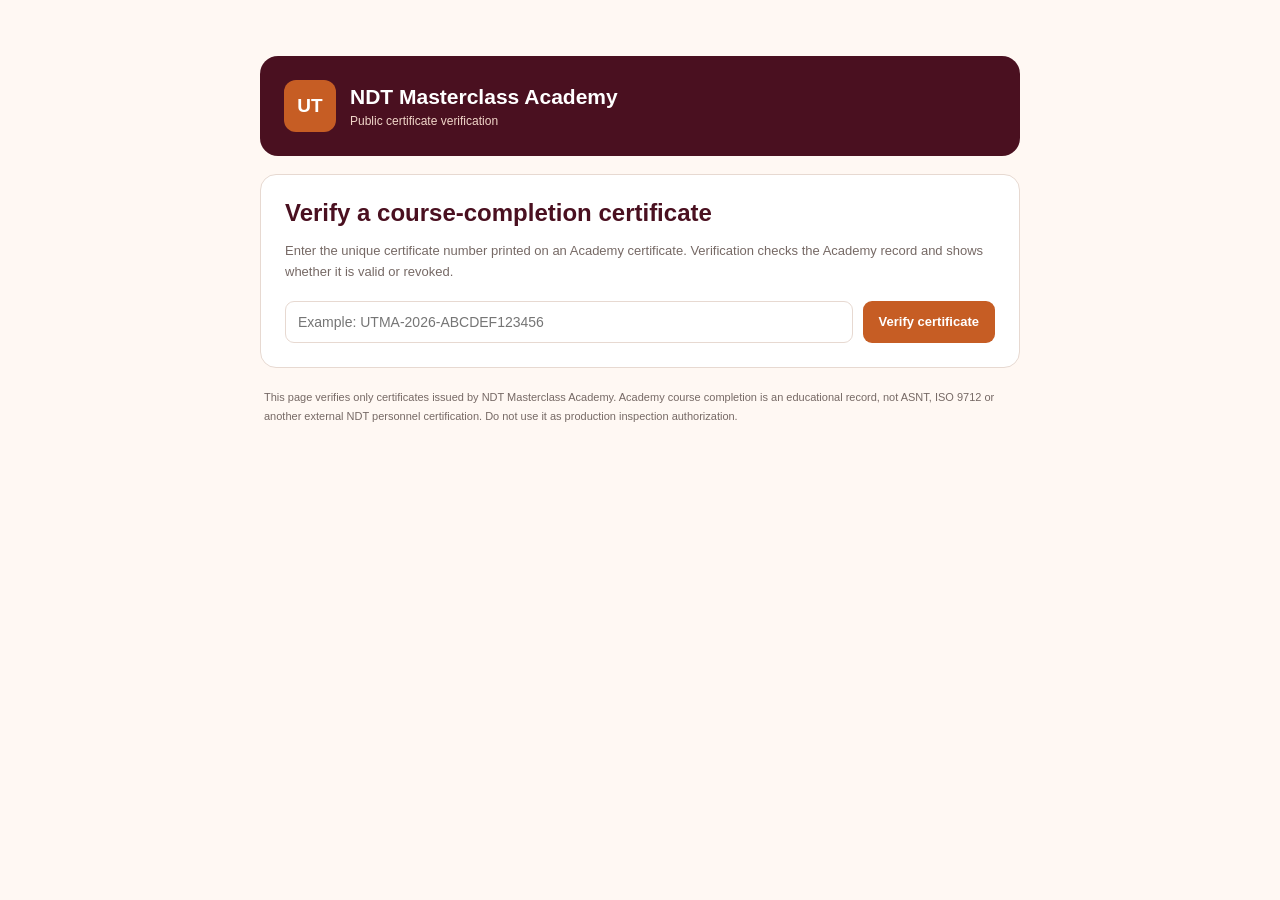
<file: verify-certificate.html>
<!doctype html>
<html lang="en"><head><meta charset="utf-8"><meta name="viewport" content="width=device-width,initial-scale=1"><meta name="theme-color" content="#4A1020"><title>Verify Academy Certificate | NDT Masterclass Academy</title>
<style>
:root{--orange:#C65D24;--maroon:#4A1020;--deep:#2D0A14;--warm:#FFF8F3;--line:#E7D9D1;--muted:#766965}*{box-sizing:border-box}body{margin:0;background:var(--warm);font-family:Arial,sans-serif;color:#302626}.wrap{max-width:800px;margin:36px auto;padding:20px}.brand{background:var(--maroon);color:#fff;border-radius:18px;padding:24px;display:flex;align-items:center;gap:14px}.mark{width:52px;height:52px;display:grid;place-items:center;border-radius:12px;background:var(--orange);font-weight:800;font-size:19px}.brand h1{font-size:21px;margin:0 0 5px}.brand p{margin:0;color:#f1d6c9;font-size:12px}.card{background:#fff;border:1px solid var(--line);border-radius:16px;padding:24px;margin-top:18px}.card h2{color:var(--maroon);margin:0 0 8px}.muted{color:var(--muted);font-size:13px;line-height:1.65}.form{display:flex;gap:10px;flex-wrap:wrap;margin-top:18px}input{flex:1;min-width:220px;padding:12px;border:1px solid var(--line);border-radius:9px;font-size:14px}button,.btn{background:var(--orange);border:0;border-radius:9px;color:#fff;padding:12px 16px;font-weight:700;cursor:pointer;text-decoration:none;font-size:13px}.result{margin-top:18px;padding:16px;border-radius:12px;border:1px solid var(--line);background:#fff8f3;display:none;line-height:1.8;font-size:14px}.result.valid{border-color:#9fc8a9;background:#f3fbf4}.result.revoked{border-color:#d7a4a4;background:#fff3f3}.result.invalid{border-color:#e6c49d;background:#fff8ec}.status{font-weight:800;color:var(--maroon)}footer{font-size:11px;color:var(--muted);line-height:1.7;margin:20px 4px}@media(max-width:560px){.wrap{padding:12px;margin:12px auto}.brand{padding:18px}.card{padding:18px}button{width:100%}}
</style></head><body><main class="wrap"><header class="brand"><div class="mark">UT</div><div><h1>NDT Masterclass Academy</h1><p>Public certificate verification</p></div></header><section class="card"><h2>Verify a course-completion certificate</h2><p class="muted">Enter the unique certificate number printed on an Academy certificate. Verification checks the Academy record and shows whether it is valid or revoked.</p><form class="form" id="verifyForm"><input id="certificateNumber" autocomplete="off" spellcheck="false" placeholder="Example: UTMA-2026-ABCDEF123456" aria-label="Certificate number" required><button type="submit">Verify certificate</button></form><div id="result" class="result" role="status" aria-live="polite"></div></section><footer>This page verifies only certificates issued by NDT Masterclass Academy. Academy course completion is an educational record, not ASNT, ISO 9712 or another external NDT personnel certification. Do not use it as production inspection authorization.</footer></main>
<script src="./supabase-config.js"></script><script>
const form=document.getElementById("verifyForm"),input=document.getElementById("certificateNumber"),result=document.getElementById("result");
function show(message,kind="invalid"){result.style.display="block";result.className="result "+kind;result.textContent=message;}
async function verify(number){const config=window.UT_SUPABASE_CONFIG;if(!config?.url||!config?.anonKey){show("Verification service configuration is unavailable.");return;}show("Checking the Academy record…","");try{const response=await fetch(config.url+"/functions/v1/verify-certificate",{method:"POST",headers:{"Content-Type":"application/json","apikey":config.anonKey},body:JSON.stringify({certificate_number:number})});const data=await response.json().catch(()=>({}));if(!response.ok||!data.found){show(data.message||data.error||"No matching certificate was found.","invalid");return;}const issued=new Date(data.issued_at).toLocaleDateString();const lines=["Status: "+(data.status==="valid"?"VALID": "REVOKED"),"Certificate number: "+data.certificate_number,"Recipient: "+data.recipient_name,"Course: "+data.course_title,"Course completed: "+(data.course_completed_at?new Date(data.course_completed_at).toLocaleDateString():"Not recorded"),"Final exam: "+(data.exam_submitted_at?new Date(data.exam_submitted_at).toLocaleDateString():"Not recorded"),"Exam score: "+data.score+"%","Issued: "+issued];if(data.revoked_at)lines.push("Revoked: "+new Date(data.revoked_at).toLocaleDateString());if(data.revocation_reason)lines.push("Reason: "+data.revocation_reason);show(lines.join("\n"),data.status==="valid"?"valid":"revoked");}catch(e){show("Could not reach the verification service. Please retry later.");}}
form.addEventListener("submit",e=>{e.preventDefault();verify(input.value.trim().toUpperCase());});
const number=new URLSearchParams(location.search).get("number");if(number){input.value=number;verify(number);}
</script></body></html>
</file>
<file: fresh-academy/style.css>
:root{
  --maroon:#4A1020;--deep:#2D0A14;--orange:#C65D24;--soft:#F4B183;--paper:#FFF8F3;--white:#fff;
  --ink:#26171a;--muted:#827477;--line:#eadbd5;--rose:#f7e9e2;--shadow:0 12px 35px #35101b0c;
  --sidebar:252px;--radius:18px
}
*{box-sizing:border-box}
html{scroll-behavior:smooth;scroll-padding-top:24px}
body{margin:0;background:#fbf8f5;color:var(--ink);font-family:Inter,ui-sans-serif,system-ui,-apple-system,BlinkMacSystemFont,"Segoe UI",sans-serif;line-height:1.6}
button,input,select,textarea{font:inherit}
a{color:inherit}
.topline{display:none}
.header{position:fixed;inset:0 auto 0 0;z-index:30;width:var(--sidebar);height:100dvh;padding:30px 19px 20px;background:var(--deep);color:#fff;display:flex;flex-direction:column;align-items:stretch;gap:26px;border-right:1px solid #ffffff0d}
.brand{display:flex;align-items:center;gap:12px;padding:4px 9px 24px;color:#fff;text-decoration:none;border-bottom:1px solid #ffffff1c;min-width:0}
.brandmark{display:grid;place-items:center;flex:0 0 47px;width:47px;height:47px;border-radius:15px;background:var(--orange);color:#fff;font-size:30px;font-weight:800;box-shadow:0 7px 20px #c65d2438}
.brand b,.brand small{display:block;line-height:1.35;letter-spacing:.045em}
.brand b{font-size:12px;font-weight:850}
.brand small{font-size:10px;color:var(--soft);letter-spacing:.28em;margin-top:5px}
.header nav{display:flex;flex-direction:column;gap:6px;align-items:stretch;flex:1}
.header nav a{display:flex;align-items:center;gap:12px;padding:12px 13px;border:1px solid transparent;border-radius:11px;text-decoration:none;color:#d8c5c7;font-size:13px;font-weight:650;transition:background .18s,color .18s,border .18s}
.header nav a:before{content:"";width:7px;height:7px;border:1.5px solid #c6a6ab;border-radius:3px;display:inline-block;flex:0 0 7px}
.header nav a:hover{background:#ffffff0b;color:white}
.header nav a.active{background:#c65d2426;border-color:#c65d2440;color:#fff}
.header nav a.active:before{background:var(--soft);border-color:var(--soft);box-shadow:0 0 0 4px #f4b18318}
.header #profileBtn{width:100%;justify-content:flex-start;background:#ffffff0c;border:1px solid #ffffff20;color:#fff;padding:13px 14px}
.mobile{display:none}
main#app{margin-left:var(--sidebar);min-height:calc(100vh - 100px);overflow:hidden}
.app{min-height:65vh}
.wrap{width:min(1180px,calc(100% - 72px));margin:0 auto}
.btn{border:0;border-radius:10px;padding:12px 17px;font-weight:750;cursor:pointer;transition:transform .18s,box-shadow .18s,background .18s;display:inline-flex;justify-content:center;align-items:center;gap:8px;font-size:13px;text-decoration:none;line-height:1.3}
.btn:hover{transform:translateY(-2px);box-shadow:0 8px 18px #35101b14}
.btn:disabled{opacity:.4;cursor:not-allowed;transform:none;box-shadow:none}
.btn-primary{background:var(--orange);color:white;box-shadow:0 5px 12px #c65d2420}
.btn-dark{background:var(--maroon);color:white}
.btn-light{background:#f4e4db;color:var(--maroon)}
.btn-outline{background:transparent;color:var(--maroon);border:1px solid #d9c2b8}
.btn-small{padding:8px 11px;font-size:12px}
h1,h2,h3,p{margin-top:0}
h1{font-size:clamp(36px,4.6vw,64px);line-height:1.04;letter-spacing:-.055em;margin:17px 0 19px;max-width:760px;font-weight:850}
h2{font-size:clamp(25px,2.8vw,36px);letter-spacing:-.04em;line-height:1.15;margin-bottom:12px;color:var(--maroon);font-weight:820}
h3{font-size:18px;line-height:1.28;color:var(--maroon);margin-bottom:9px;letter-spacing:-.02em}
.eyebrow{display:inline-flex;align-items:center;gap:9px;color:var(--orange);font-size:10px;font-weight:900;letter-spacing:.17em;text-transform:uppercase}
.eyebrow:before{content:"";display:inline-block;width:20px;height:2px;background:currentColor}
.hero{position:relative;isolation:isolate;overflow:hidden;background:var(--deep);color:white;padding:66px 0 58px}
.hero:before{content:"";position:absolute;z-index:-1;width:520px;height:520px;right:-150px;top:-210px;border:1px solid #f4b18332;border-radius:50%;box-shadow:0 0 0 50px #f4b1830b,0 0 0 100px #f4b18307,0 0 0 150px #f4b18305}
.hero:after{content:"";position:absolute;z-index:-1;width:180px;height:180px;right:20%;bottom:-135px;border-radius:50%;background:#c65d2426;filter:blur(2px)}
.hero-inner{width:min(1180px,calc(100% - 72px));margin:auto;position:relative;display:grid;grid-template-columns:minmax(0,1.2fr) minmax(260px,.8fr);gap:48px;align-items:center}
.hero .eyebrow{color:var(--soft)}
.hero p{max-width:620px;color:#e0d0d1;font-size:15px;line-height:1.8}
.hero-actions{display:flex;gap:11px;flex-wrap:wrap;margin-top:27px}
.hero .btn-outline{border-color:#ffffff55;color:white}
.hero-visual{padding:20px;border:1px solid #ffffff24;border-radius:22px;background:linear-gradient(145deg,#ffffff12,#ffffff04);box-shadow:0 24px 65px #0002;transform:rotate(1deg)}
.signal{height:165px;border-radius:14px;background:linear-gradient(180deg,#ffffff09,#ffffff02);position:relative;overflow:hidden;display:flex;align-items:center;padding:12px}
.signal:after{content:"";position:absolute;inset:0;background:repeating-linear-gradient(0deg,transparent 0 31px,#ffffff0b 32px),repeating-linear-gradient(90deg,transparent 0 39px,#ffffff0b 40px)}
.signal svg{width:100%;height:100%;position:relative;z-index:1}
.visual-label{display:flex;justify-content:space-between;gap:12px;color:#e8c8c1;font-size:10px;margin-top:14px}
.section{padding:55px 0}
.section-head{display:flex;justify-content:space-between;align-items:end;gap:20px;margin-bottom:25px}
.section-head p{color:var(--muted);max-width:600px;margin-bottom:0;font-size:13px}
.grid{display:grid;gap:17px}
.grid-4{grid-template-columns:repeat(4,minmax(0,1fr))}
.grid-3{grid-template-columns:repeat(3,minmax(0,1fr))}
.grid-2{grid-template-columns:repeat(2,minmax(0,1fr))}
.card{background:#fff;border:1px solid #eee3de;border-radius:var(--radius);padding:23px;box-shadow:var(--shadow);min-width:0}
.method-card{display:flex;flex-direction:column;gap:12px;min-height:250px;position:relative;overflow:hidden;transition:transform .2s,border-color .2s,box-shadow .2s}
.method-card:hover{transform:translateY(-4px);border-color:#e5bca8;box-shadow:0 18px 38px #35101b10}
.method-top{display:flex;justify-content:space-between;align-items:center;gap:12px}
.method-icon{width:47px;height:47px;display:grid;place-items:center;background:var(--rose);color:var(--maroon);border-radius:15px;font-size:23px;font-weight:850}
.tag{display:inline-flex;background:#f8eee8;color:#8b482e;border-radius:7px;padding:5px 9px;font-size:9px;font-weight:850;letter-spacing:.06em;text-transform:uppercase}
.muted{color:var(--muted)}
.small{font-size:12px}
.method-card p{color:var(--muted);font-size:13px;margin:0;flex:1;line-height:1.7}
.method-card .btn{align-self:flex-start}
.stats{display:grid;grid-template-columns:repeat(4,1fr);gap:13px;margin:24px 0}
.stat{padding:19px 20px;background:white;border:1px solid #eee3de;border-radius:15px;position:relative;overflow:hidden}
.stat:after{content:"";position:absolute;width:45px;height:45px;right:-13px;top:-13px;border-radius:50%;background:#f4b18328}
.stat strong{display:block;color:var(--maroon);font-size:29px;line-height:1.2;letter-spacing:-.04em}
.stat span{font-size:11px;color:var(--muted);font-weight:650}
.page-head{padding:42px 0 34px;background:#f5e9e2;border-bottom:1px solid #edddd5}
.page-head .wrap>p{color:var(--muted);max-width:760px;font-size:14px;line-height:1.8}
.content{padding:34px 0 68px}
.toolbar{display:flex;gap:10px;flex-wrap:wrap;align-items:center;margin:18px 0}
.input,select,textarea{border:1px solid #dfcec5;border-radius:10px;background:white;padding:11px 13px;font:inherit;color:var(--ink);max-width:100%;font-size:13px}
.input:focus,select:focus,textarea:focus{outline:3px solid #f4b1834d;border-color:var(--orange)}
.lesson-layout{display:grid;grid-template-columns:280px minmax(0,1fr);gap:20px;align-items:start}
.syllabus{position:sticky;top:22px;max-height:calc(100vh - 45px);overflow:auto;padding:19px}
.lesson-link{display:flex;gap:10px;align-items:flex-start;width:100%;text-align:left;padding:11px 9px;background:white;border:0;border-bottom:1px solid #f0e5df;cursor:pointer;color:#4e3b40;font-size:12px;line-height:1.45}
.lesson-link.active{background:#fff2e9;color:var(--maroon);font-weight:800;border-left:3px solid var(--orange)}
.lesson-link .num{min-width:23px;height:23px;display:grid;place-items:center;border-radius:7px;background:#f5e9e3;color:var(--maroon);font-size:10px;font-weight:850}
.lesson-body{padding:clamp(22px,3.4vw,42px)}
.lesson-body h3{margin-top:27px}
.lesson-body p,.lesson-body li{color:#5f5053;font-size:14px;line-height:1.85}
.lesson-callout{padding:17px 18px;border-left:4px solid var(--orange);background:#fff4ec;border-radius:0 12px 12px 0;margin:20px 0;font-size:13px;color:#65453b}
.lesson-actions{display:flex;justify-content:space-between;gap:10px;flex-wrap:wrap;margin-top:30px;padding-top:20px;border-top:1px solid var(--line)}
.formula-card{display:flex;flex-direction:column;gap:12px}
.equation{font-size:21px;font-weight:850;color:var(--maroon);padding:17px;background:#fff4ed;border:1px solid #f3e2d7;border-radius:12px;overflow-wrap:anywhere}
.field-grid{display:grid;grid-template-columns:repeat(2,minmax(0,1fr));gap:10px}
.field label{display:block;font-size:11px;color:var(--muted);margin-bottom:5px;font-weight:700}
.field input{width:100%}
.result{padding:13px;border-radius:10px;background:#f3f6ec;color:#304e25;font-weight:750;font-size:13px;min-height:45px}
.question{font-size:clamp(19px,2.4vw,25px);font-weight:820;color:var(--maroon);margin:18px 0 22px;line-height:1.4;letter-spacing:-.02em}
.option{display:flex;gap:12px;align-items:center;width:100%;text-align:left;background:white;border:1px solid var(--line);border-radius:12px;padding:14px;margin:9px 0;cursor:pointer;transition:.15s;color:var(--ink)}
.option:hover,.option.selected{border-color:var(--orange);background:#fff3eb}
.option .letter{width:30px;height:30px;display:grid;place-items:center;background:#f5e6dd;border-radius:9px;color:var(--maroon);font-weight:850;flex-shrink:0;font-size:12px}
.progressbar{height:7px;background:#f0e3dc;border-radius:100px;overflow:hidden}
.progressbar span{display:block;height:100%;background:linear-gradient(90deg,var(--orange),var(--soft));transition:width .2s}
.empty{padding:36px;text-align:center;border:1px dashed #d6b7a8;border-radius:15px;color:var(--muted);background:#fffdfb}
.notice{padding:15px 17px;background:#fff0e6;border:1px solid #f5e0d2;border-radius:12px;color:#704126;font-size:12px;line-height:1.7;margin:18px 0}
footer{margin-left:var(--sidebar);padding:27px 5vw;background:#f1e8e3;color:var(--maroon);display:flex;justify-content:space-between;gap:35px;align-items:start;font-size:11px;border-top:1px solid #e6d8d0}
footer p{max-width:590px;margin:0;color:#796b6d;line-height:1.7}
footer b{letter-spacing:.08em;font-size:11px}
.modal-wrap{position:fixed;inset:0;z-index:50;background:#1d070dcc;display:grid;place-items:center;padding:20px}
.modal{position:relative;background:white;border-radius:20px;padding:30px;width:min(490px,100%);max-height:85vh;overflow:auto;box-shadow:0 30px 100px #0004}
.close{position:absolute;right:15px;top:10px;border:0;background:transparent;font-size:28px;cursor:pointer;color:var(--maroon)}
.modal label{display:block;font-size:12px;font-weight:750;margin:13px 0 5px}
.modal input,.modal select{width:100%}
.toast{position:fixed;bottom:22px;left:calc(50% + var(--sidebar)/2);transform:translate(-50%,20px);opacity:0;pointer-events:none;z-index:60;background:var(--deep);color:white;padding:12px 18px;border-radius:10px;box-shadow:var(--shadow);transition:.2s;font-size:13px}
.toast.show{opacity:1;transform:translate(-50%,0)}
.loading{padding:70px;text-align:center;color:var(--muted)}
[hidden]{display:none!important}
@media(max-width:1180px){:root{--sidebar:224px}.header{padding:24px 14px}.brand{gap:9px;padding-left:6px}.brand b{font-size:11px}.header nav a{font-size:12px;padding:11px}.wrap,.hero-inner{width:calc(100% - 48px)}.grid-4{grid-template-columns:repeat(2,minmax(0,1fr))}.hero-inner{gap:25px}}
@media(max-width:820px){:root{--sidebar:0px}.header{position:sticky;top:0;inset:auto;width:100%;height:auto;min-height:72px;padding:12px 20px;display:flex;flex-direction:row;align-items:center;gap:12px;border-right:0;border-bottom:1px solid #ffffff1b}.brand{border:0;padding:0;min-width:0}.brandmark{width:40px;height:40px;flex-basis:40px;border-radius:12px;font-size:25px}.brand b{font-size:11px}.brand small{font-size:9px}.mobile{display:block;margin-left:auto;border:1px solid #ffffff25;background:#ffffff0c;border-radius:9px;padding:9px 12px;color:white;cursor:pointer}.header nav{display:none;position:absolute;top:100%;left:0;right:0;background:var(--deep);padding:12px 18px 18px;box-shadow:0 15px 25px #2d0a1424;flex-direction:column;gap:4px}.header nav.open{display:flex}.header nav a{font-size:13px;padding:11px}.header #profileBtn{width:auto;max-width:145px;padding:10px 12px;font-size:11px;justify-content:center}main#app{margin-left:0}footer{margin-left:0}.toast{left:50%}.hero{padding:48px 0}.hero-inner{grid-template-columns:1fr}.hero-visual{display:none}.section{padding:40px 0}.section-head{align-items:start;flex-direction:column}.lesson-layout{grid-template-columns:1fr}.syllabus{position:static;max-height:none}.page-head{padding:30px 0 24px}}
@media(max-width:560px){.wrap,.hero-inner{width:calc(100% - 34px)}.header{padding:11px 13px}.header #profileBtn{max-width:100px;white-space:normal;line-height:1.2;font-size:10px}.brand b{font-size:10px}.brandmark{width:36px;height:36px;flex-basis:36px}.grid-4,.grid-3,.grid-2{grid-template-columns:1fr}.stats{grid-template-columns:repeat(2,minmax(0,1fr));gap:9px}.stat{padding:15px}.stat strong{font-size:25px}.hero h1{font-size:39px}.hero p{font-size:14px}.hero-actions .btn{flex:1}.section{padding:34px 0}.card{padding:18px}.lesson-body{padding:20px}.field-grid{grid-template-columns:1fr}.lesson-actions{flex-direction:column}.lesson-actions>button,.lesson-actions>div{width:100%}.lesson-actions>div{display:flex}.lesson-actions>div .btn{flex:1}footer{padding:25px 20px;flex-direction:column;gap:12px}.equation{font-size:18px}}


.back-row{display:flex;justify-content:space-between;gap:10px;flex-wrap:wrap;margin:0 0 18px}
.resource-card{display:flex;align-items:center;gap:20px;padding:20px;border:1px solid #edddd5;border-radius:15px;background:linear-gradient(135deg,#fff8f3,#fff);margin:16px 0 24px}
.resource-card h3{margin:10px 0 5px}
.photo-grid{display:grid;grid-template-columns:repeat(2,minmax(0,1fr));gap:13px;margin:16px 0 10px}
.photo-item{display:flex;flex-direction:column;overflow:hidden;border:1px solid #eadbd5;border-radius:13px;background:#fff;text-decoration:none;min-width:0;transition:transform .18s,border-color .18s}
.photo-item:hover{transform:translateY(-2px);border-color:#d9a58d}
.photo-item img{display:block;width:100%;height:190px;object-fit:cover;background:#f4e4db}
.photo-item span{display:block;padding:11px 12px}
.photo-item b{display:block;color:var(--maroon);font-size:12px;line-height:1.4}
.photo-item small{display:block;color:var(--muted);font-size:10px;line-height:1.5;margin-top:5px}
.photo-placeholder{padding:22px;border:1px dashed #d9c2b8;border-radius:12px;color:var(--muted);font-size:13px;grid-column:1/-1}
.photo-placeholder a{color:var(--orange);font-weight:750}
@media(max-width:640px){.photo-grid{grid-template-columns:1fr}.photo-item img{height:220px}.back-row .btn{flex:1}.resource-card{padding:15px}}


.video-frame{position:relative;width:100%;aspect-ratio:16/9;margin:14px 0 16px;overflow:hidden;border-radius:13px;background:#1d0b10}
.video-frame iframe{position:absolute;inset:0;width:100%;height:100%;border:0}
</file>
